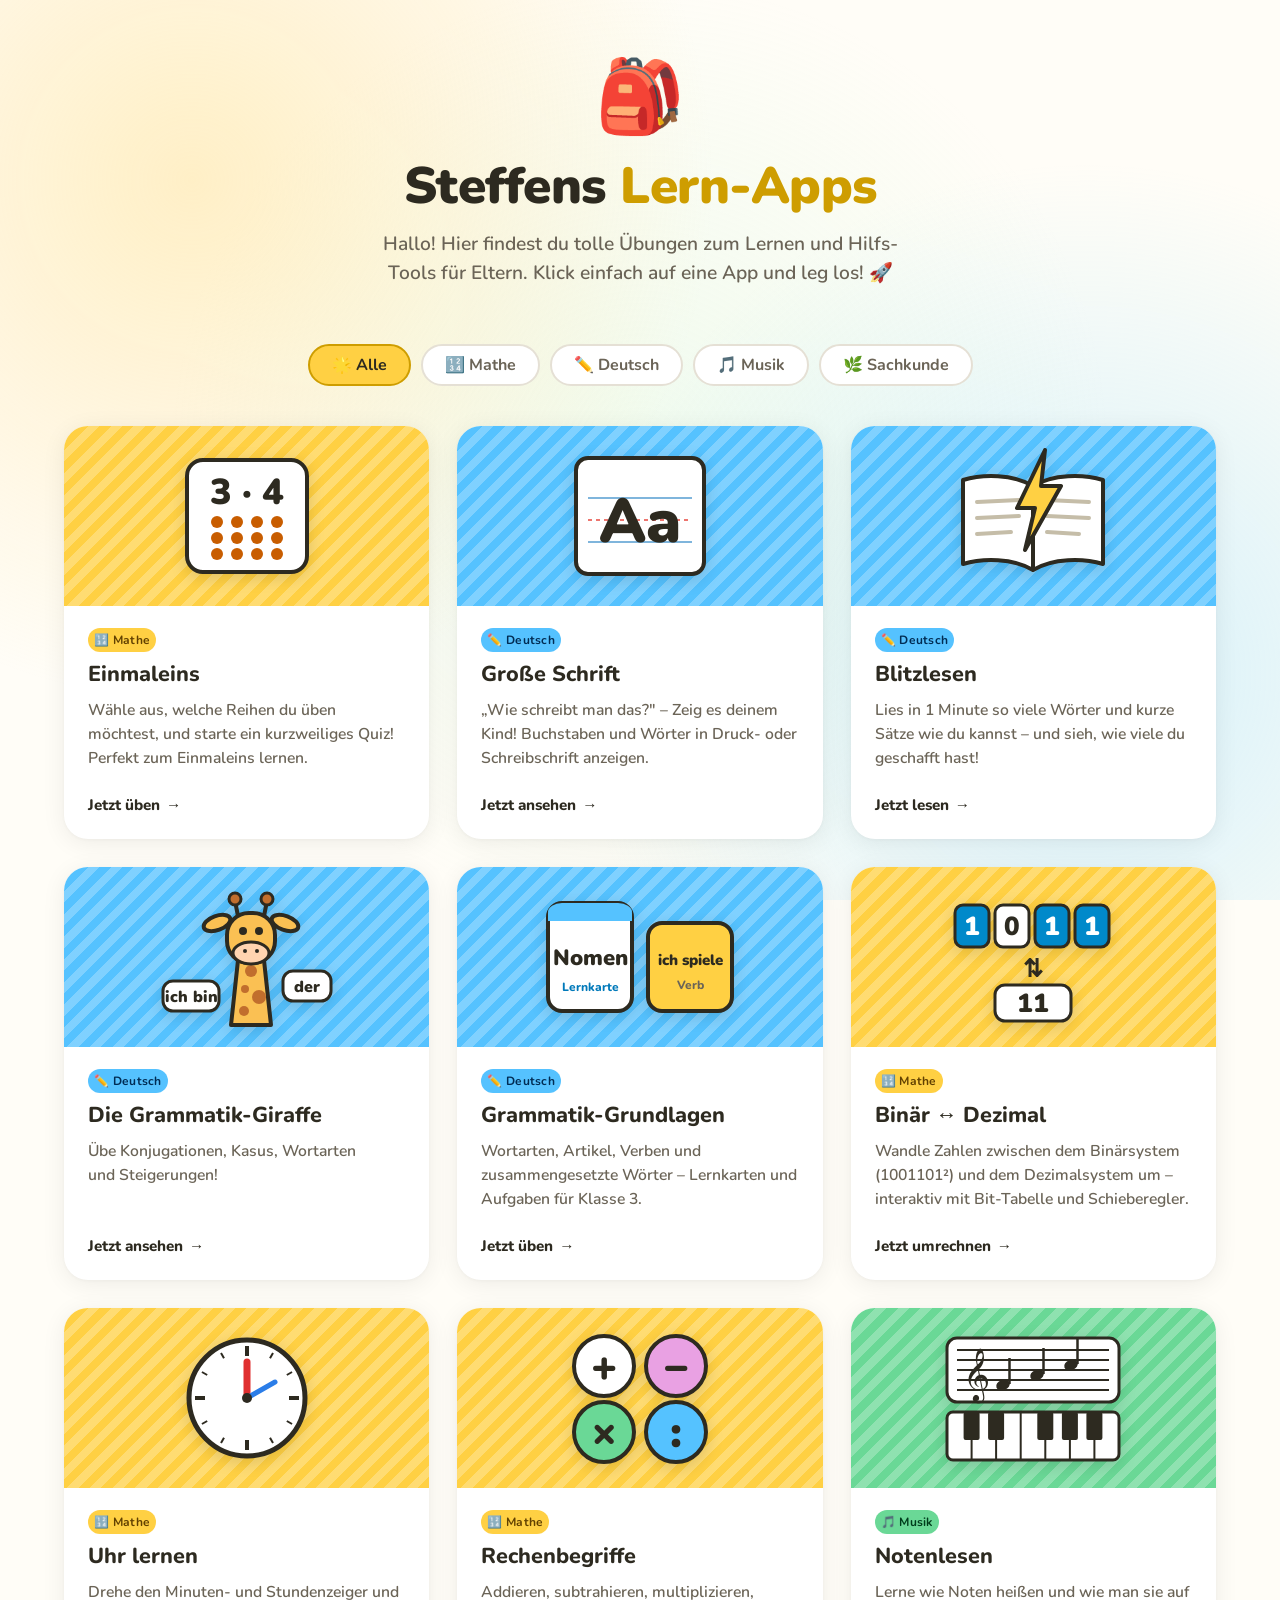
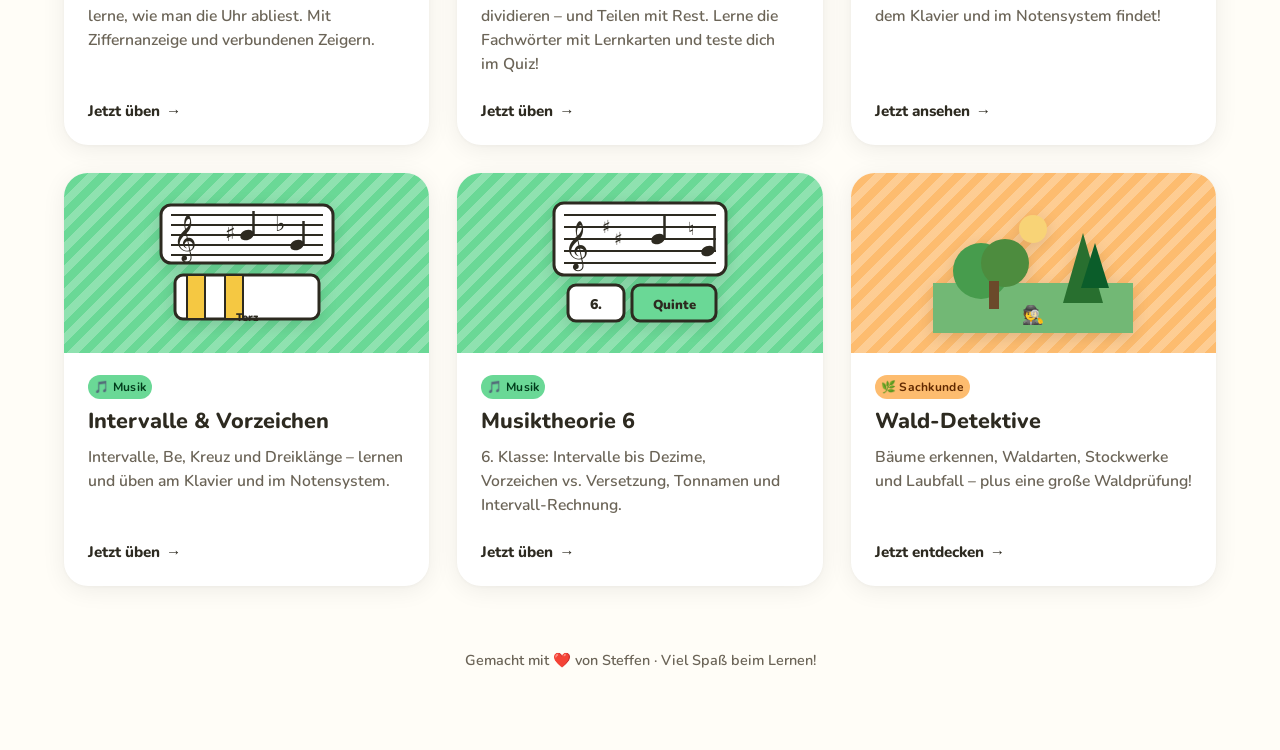
<file: index.html>
<!DOCTYPE html>
<html lang="de">
<head>
  <meta charset="UTF-8">
  <meta name="viewport" content="width=device-width, initial-scale=1.0">
  <title>Steffens Lern-Apps</title>
  <link href="https://fonts.googleapis.com/css2?family=Nunito:wght@400;600;700;800;900&display=swap" rel="stylesheet">

  <style>
    :root {
      --bg: #fffdf7;
      --yellow: oklch(88% 0.16 88);
      --yellow-dark: oklch(72% 0.16 88);
      --blue: oklch(78% 0.14 240);
      --blue-dark: oklch(55% 0.14 240);
      --green: oklch(80% 0.14 155);
      --green-dark: oklch(55% 0.14 155);
      --orange: oklch(84% 0.12 70);
      --orange-dark: oklch(62% 0.14 55);
      --text: #2d2a20;
      --text-light: #6b6457;
      --card-bg: #ffffff;
      --radius: 24px;
    }

    * { box-sizing: border-box; margin: 0; padding: 0; }

    body {
      font-family: 'Nunito', sans-serif;
      background: var(--bg);
      color: var(--text);
      min-height: 100vh;
      overflow-x: hidden;
    }

    /* Background pattern */
    body::before {
      content: '';
      position: fixed;
      inset: 0;
      background-image:
        radial-gradient(circle at 15% 20%, oklch(92% 0.10 88 / 0.5) 0%, transparent 40%),
        radial-gradient(circle at 85% 75%, oklch(88% 0.10 240 / 0.4) 0%, transparent 40%),
        radial-gradient(circle at 50% 50%, oklch(94% 0.06 155 / 0.3) 0%, transparent 60%);
      pointer-events: none;
      z-index: 0;
    }

    .page {
      position: relative;
      z-index: 1;
      max-width: 1200px;
      margin: 0 auto;
      padding: 48px 24px 80px;
    }

    /* Header */
    .header {
      text-align: center;
      margin-bottom: 56px;
      animation: fadeDown 0.6s ease both;
    }

    .header-emoji {
      font-size: 72px;
      display: block;
      margin-bottom: 12px;
      animation: bounce 2s ease-in-out infinite;
    }

    @keyframes bounce {
      0%, 100% { transform: translateY(0); }
      50% { transform: translateY(-10px); }
    }

    .header h1 {
      font-size: clamp(2rem, 6vw, 3.2rem);
      font-weight: 900;
      line-height: 1.1;
      color: var(--text);
      letter-spacing: -0.5px;
    }

    .header h1 span {
      color: var(--yellow-dark);
    }

    .greeting {
      margin-top: 16px;
      font-size: clamp(1rem, 2.5vw, 1.2rem);
      color: var(--text-light);
      font-weight: 600;
      max-width: 520px;
      margin-left: auto;
      margin-right: auto;
      line-height: 1.5;
      text-wrap: pretty;
    }

    /* Category filter */
    .filters {
      display: flex;
      gap: 10px;
      justify-content: center;
      margin-bottom: 40px;
      flex-wrap: wrap;
      animation: fadeUp 0.6s 0.2s ease both;
    }

    .filter-btn {
      padding: 8px 22px;
      border-radius: 100px;
      border: 2.5px solid transparent;
      font-family: 'Nunito', sans-serif;
      font-size: 1rem;
      font-weight: 700;
      cursor: pointer;
      transition: all 0.2s ease;
      background: white;
      color: var(--text-light);
      border-color: #e5e0d5;
    }

    .filter-btn:hover {
      transform: scale(1.05);
      border-color: var(--yellow-dark);
      color: var(--text);
    }

    .filter-btn.active {
      background: var(--yellow);
      border-color: var(--yellow-dark);
      color: var(--text);
    }

    .filter-btn[data-cat="Mathe"].active {
      background: var(--yellow);
      border-color: var(--yellow-dark);
    }

    .filter-btn[data-cat="Deutsch"].active {
      background: var(--blue);
      border-color: var(--blue-dark);
    }

    .filter-btn[data-cat="Musik"].active {
      background: var(--green);
      border-color: var(--green-dark);
    }

    .filter-btn[data-cat="Sachkunde"].active {
      background: var(--orange);
      border-color: var(--orange-dark);
    }

    /* Cards grid */
    .grid {
      display: grid;
      grid-template-columns: repeat(3, 1fr);
      gap: 28px;
    }

    /* Responsive grid */
    @media (max-width: 768px) {
      .grid {
        grid-template-columns: repeat(2, 1fr);
      }
    }

    @media (max-width: 480px) {
      .grid {
        grid-template-columns: 1fr;
      }
    }

    .card {
      background: var(--card-bg);
      border-radius: var(--radius);
      overflow: hidden;
      box-shadow: 0 4px 24px rgba(0,0,0,0.07), 0 1px 4px rgba(0,0,0,0.04);
      transition: transform 0.25s ease, box-shadow 0.25s ease;
      cursor: pointer;
      text-decoration: none;
      color: inherit;
      display: flex;
      flex-direction: column;
      animation: fadeUp 0.5s ease both;
    }

    .card:hover {
      transform: translateY(-6px) scale(1.01);
      box-shadow: 0 12px 40px rgba(0,0,0,0.12), 0 2px 8px rgba(0,0,0,0.06);
    }

    .card:hover .card-arrow {
      transform: translateX(4px);
    }

    .card-visual {
      height: 180px;
      display: flex;
      align-items: center;
      justify-content: center;
      position: relative;
      overflow: hidden;
    }

    .card-visual svg {
      height: 140px;
      width: auto;
      font-family: 'Nunito', sans-serif;
      filter: drop-shadow(0 4px 8px rgba(0,0,0,0.12));
      transition: transform 0.25s ease;
    }
    .card:hover .card-visual svg { transform: scale(1.06) rotate(-2deg); }

    /* Diagonal stripe pattern behind the tile illustration */
    .card[data-cat="Mathe"] .card-visual {
      background-color: var(--yellow);
      background-image: repeating-linear-gradient(
        -45deg,
        transparent,
        transparent 8px,
        rgba(255,255,255,0.25) 8px,
        rgba(255,255,255,0.25) 16px
      );
    }
    .card[data-cat="Deutsch"] .card-visual {
      background-color: var(--blue);
      background-image: repeating-linear-gradient(
        -45deg,
        transparent,
        transparent 8px,
        rgba(255,255,255,0.25) 8px,
        rgba(255,255,255,0.25) 16px
      );
    }
    .card[data-cat="Musik"] .card-visual {
      background-color: var(--green);
      background-image: repeating-linear-gradient(
        -45deg,
        transparent,
        transparent 8px,
        rgba(255,255,255,0.25) 8px,
        rgba(255,255,255,0.25) 16px
      );
    }
    .card[data-cat="Sachkunde"] .card-visual {
      background-color: var(--orange);
      background-image: repeating-linear-gradient(
        -45deg,
        transparent,
        transparent 8px,
        rgba(255,255,255,0.25) 8px,
        rgba(255,255,255,0.25) 16px
      );
    }

    .card-body {
      padding: 22px 24px 24px;
      flex: 1;
      display: flex;
      flex-direction: column;
      gap: 10px;
    }

    .card-top {
      display: flex;
      align-items: flex-start;
      justify-content: space-between;
      gap: 12px;
    }

    .card-title {
      font-size: 1.35rem;
      font-weight: 800;
      line-height: 1.2;
      color: var(--text);
    }

    .badge {
      display: inline-block;
      align-self: flex-start;
      padding: 4px 6px;
      border-radius: 100px;
      font-size: 0.75rem;
      font-weight: 700;
      letter-spacing: 0.3px;
    }

    [data-cat="Mathe"] .badge { background: var(--yellow); color: oklch(40% 0.12 88); }
    [data-cat="Deutsch"] .badge { background: var(--blue); color: oklch(28% 0.10 240); }
    [data-cat="Musik"] .badge { background: var(--green); color: oklch(30% 0.10 160); }
    [data-cat="Sachkunde"] .badge { background: var(--orange); color: oklch(35% 0.10 55); }

    .card-desc {
      font-size: 0.98rem;
      color: var(--text-light);
      line-height: 1.55;
      font-weight: 600;
      text-wrap: pretty;
    }

    .card-cta {
      margin-top: auto;
      padding-top: 14px;
      display: flex;
      align-items: center;
      gap: 6px;
      font-size: 0.95rem;
      font-weight: 800;
      color: var(--text);
    }

    .card-arrow {
      display: inline-block;
      transition: transform 0.2s ease;
      font-style: normal;
    }

    /* Hidden cards */
    .card.hidden {
      display: none;
    }

    /* Footer */
    .footer {
      text-align: center;
      margin-top: 64px;
      font-size: 0.9rem;
      color: var(--text-light);
      font-weight: 600;
      animation: fadeUp 0.6s 0.5s ease both;
    }

    /* Animations */
    @keyframes fadeDown {
      from { opacity: 0; transform: translateY(-20px); }
      to { opacity: 1; transform: translateY(0); }
    }

    @keyframes fadeUp {
      from { opacity: 0; transform: translateY(24px); }
      to { opacity: 1; transform: translateY(0); }
    }

    .card:nth-child(1) { animation-delay: 0.25s; }
    .card:nth-child(2) { animation-delay: 0.38s; }
    .card:nth-child(3) { animation-delay: 0.51s; }
    .card:nth-child(4) { animation-delay: 0.64s; }

    /* Tweaks panel */
    #tweaks-panel {
      display: none;
      position: fixed;
      bottom: 24px;
      right: 24px;
      background: white;
      border-radius: 18px;
      box-shadow: 0 8px 40px rgba(0,0,0,0.15);
      padding: 20px;
      width: 260px;
      z-index: 100;
      font-family: 'Nunito', sans-serif;
      border: 2px solid #f0ece2;
    }

    #tweaks-panel h3 {
      font-size: 0.9rem;
      font-weight: 800;
      margin-bottom: 14px;
      color: var(--text);
      letter-spacing: 0.5px;
      text-transform: uppercase;
    }

    .tweak-row {
      display: flex;
      align-items: center;
      justify-content: space-between;
      margin-bottom: 12px;
      gap: 12px;
    }

    .tweak-label {
      font-size: 0.88rem;
      font-weight: 700;
      color: var(--text-light);
    }

    .tweak-select, .tweak-input {
      font-family: 'Nunito', sans-serif;
      font-size: 0.85rem;
      font-weight: 700;
      border: 2px solid #e5e0d5;
      border-radius: 8px;
      padding: 4px 8px;
      color: var(--text);
      background: var(--bg);
      cursor: pointer;
    }

    .tweak-toggle {
      width: 40px;
      height: 22px;
      border-radius: 100px;
      background: #e5e0d5;
      border: none;
      cursor: pointer;
      position: relative;
      transition: background 0.2s;
    }
    .tweak-toggle.on { background: var(--yellow-dark); }
    .tweak-toggle::after {
      content: '';
      position: absolute;
      top: 3px;
      left: 3px;
      width: 16px;
      height: 16px;
      border-radius: 50%;
      background: white;
      transition: left 0.2s;
      box-shadow: 0 1px 3px rgba(0,0,0,0.2);
    }
    .tweak-toggle.on::after { left: 21px; }
  </style>
  <template id="__bundler_thumbnail" data-bg-color="#fffdf7">
    <svg viewBox="0 0 900 600" xmlns="http://www.w3.org/2000/svg">
      <rect width="900" height="600" fill="#fffdf7"/>
      <text x="450" y="120" text-anchor="middle" font-size="80">🎒</text>
      <rect x="60" y="180" width="370" height="200" rx="24" fill="oklch(88% 0.16 88)"/>
      <rect x="470" y="180" width="370" height="200" rx="24" fill="oklch(78% 0.14 240)"/>
      <rect x="80" y="400" width="200" height="20" rx="10" fill="#e5e0d5"/>
      <rect x="490" y="400" width="200" height="20" rx="10" fill="#e5e0d5"/>
    </svg>
  </template>
</head>
<body>

<div class="page">

  <!-- Header -->
  <header class="header">
    <span class="header-emoji">🎒</span>
    <h1>Steffens <span>Lern-Apps</span></h1>
    <p class="greeting">Hallo! Hier findest du tolle Übungen zum Lernen und Hilfs-Tools für Eltern. Klick einfach auf eine App und leg los! 🚀</p>
  </header>

  <!-- Category Filter -->
  <div class="filters">
    <button class="filter-btn active" data-cat="Alle" onclick="filterCards('Alle', this)">🌟 Alle</button>
    <button class="filter-btn" data-cat="Mathe" onclick="filterCards('Mathe', this)">🔢 Mathe</button>
    <button class="filter-btn" data-cat="Deutsch" onclick="filterCards('Deutsch', this)">✏️ Deutsch</button>
    <button class="filter-btn" data-cat="Musik" onclick="filterCards('Musik', this)">🎵 Musik</button>
    <button class="filter-btn" data-cat="Sachkunde" onclick="filterCards('Sachkunde', this)">🌿 Sachkunde</button>
  </div>

  <!-- App Cards -->
  <div class="grid" id="grid">

    <a class="card" data-cat="Mathe" href="./einmaleins/index.html">
      <div class="card-visual">
        <svg viewBox="0 0 200 140" aria-hidden="true"><rect x="40" y="14" width="120" height="112" rx="16" fill="white" stroke="#2d2a20" stroke-width="4"/><text x="100" y="58" text-anchor="middle" font-size="36" font-weight="900" fill="#2d2a20">3 · 4</text><g fill="oklch(60% 0.16 50)"><circle cx="70" cy="76" r="6"/><circle cx="90" cy="76" r="6"/><circle cx="110" cy="76" r="6"/><circle cx="130" cy="76" r="6"/><circle cx="70" cy="92" r="6"/><circle cx="90" cy="92" r="6"/><circle cx="110" cy="92" r="6"/><circle cx="130" cy="92" r="6"/><circle cx="70" cy="108" r="6"/><circle cx="90" cy="108" r="6"/><circle cx="110" cy="108" r="6"/><circle cx="130" cy="108" r="6"/></g></svg>
      </div>
      <div class="card-body">
        <span class="badge">🔢 Mathe</span>
        <div class="card-top">
          <h2 class="card-title">Einmaleins</h2>
        </div>
        <p class="card-desc">Wähle aus, welche Reihen du üben möchtest, und starte ein kurzweiliges Quiz! Perfekt zum Einmaleins lernen.</p>
        <div class="card-cta">Jetzt üben <i class="card-arrow">→</i></div>
      </div>
    </a>

    <a class="card" data-cat="Deutsch" href="./grossertext/index.html">
      <div class="card-visual">
        <svg viewBox="0 0 200 140" aria-hidden="true"><rect x="36" y="12" width="128" height="116" rx="12" fill="white" stroke="#2d2a20" stroke-width="4"/><g stroke="oklch(75% 0.08 240)" stroke-width="2"><line x1="48" y1="52" x2="152" y2="52"/><line x1="48" y1="96" x2="152" y2="96"/></g><line x1="48" y1="74" x2="152" y2="74" stroke="oklch(70% 0.15 25)" stroke-width="2" stroke-dasharray="4 4"/><text x="100" y="96" text-anchor="middle" font-size="62" font-weight="900" fill="#2d2a20">Aa</text></svg>
      </div>
      <div class="card-body">
        <span class="badge">✏️ Deutsch</span>
        <div class="card-top">
          <h2 class="card-title">Große Schrift</h2>
        </div>
        <p class="card-desc">„Wie schreibt man das?" – Zeig es deinem Kind! Buchstaben und Wörter in Druck- oder Schreibschrift anzeigen.</p>
        <div class="card-cta">Jetzt ansehen <i class="card-arrow">→</i></div>
      </div>
    </a>

    <a class="card" data-cat="Deutsch" href="./blitzlesen/index.html">
      <div class="card-visual">
        <svg viewBox="0 0 200 140" aria-hidden="true"><path d="M100 40 C80 28 50 28 30 34 V118 C50 112 80 112 100 124 C120 112 150 112 170 118 V34 C150 28 120 28 100 40Z" fill="white" stroke="#2d2a20" stroke-width="4" stroke-linejoin="round"/><line x1="100" y1="40" x2="100" y2="124" stroke="#2d2a20" stroke-width="4"/><g stroke="oklch(80% 0.03 90)" stroke-width="4" stroke-linecap="round"><line x1="44" y1="56" x2="86" y2="54"/><line x1="44" y1="72" x2="86" y2="70"/><line x1="44" y1="88" x2="78" y2="86"/><line x1="114" y1="54" x2="156" y2="56"/><line x1="114" y1="70" x2="156" y2="72"/><line x1="114" y1="86" x2="146" y2="88"/></g><path d="M112 4 L84 62 H102 L92 104 L128 40 H108 Z" fill="oklch(88% 0.16 88)" stroke="#2d2a20" stroke-width="4" stroke-linejoin="round"/></svg>
      </div>
      <div class="card-body">
        <span class="badge">✏️ Deutsch</span>
        <div class="card-top">
          <h2 class="card-title">Blitzlesen</h2>
        </div>
        <p class="card-desc">Lies in 1 Minute so viele Wörter und kurze Sätze wie du kannst – und sieh, wie viele du geschafft hast!</p>
        <div class="card-cta">Jetzt lesen <i class="card-arrow">→</i></div>
      </div>
    </a>

    <a class="card" data-cat="Deutsch" href="./grammatikgiraffe/index.html">
      <div class="card-visual">
        <svg viewBox="0 0 200 140" aria-hidden="true"><path d="M84 138 L92 64 H116 L124 138Z" fill="oklch(84% 0.14 80)" stroke="#2d2a20" stroke-width="4" stroke-linejoin="round"/><g fill="oklch(62% 0.13 55)"><circle cx="104" cy="84" r="6"/><circle cx="112" cy="110" r="7"/><circle cx="97" cy="124" r="5"/><circle cx="98" cy="102" r="4"/></g><line x1="92" y1="34" x2="88" y2="14" stroke="#2d2a20" stroke-width="4" stroke-linecap="round"/><line x1="116" y1="34" x2="120" y2="14" stroke="#2d2a20" stroke-width="4" stroke-linecap="round"/><circle cx="88" cy="12" r="6" fill="oklch(62% 0.13 55)" stroke="#2d2a20" stroke-width="3"/><circle cx="120" cy="12" r="6" fill="oklch(62% 0.13 55)" stroke="#2d2a20" stroke-width="3"/><ellipse cx="70" cy="36" rx="14" ry="7" fill="oklch(84% 0.14 80)" stroke="#2d2a20" stroke-width="4" transform="rotate(-20 70 36)"/><ellipse cx="138" cy="36" rx="14" ry="7" fill="oklch(84% 0.14 80)" stroke="#2d2a20" stroke-width="4" transform="rotate(20 138 36)"/><rect x="80" y="26" width="48" height="50" rx="22" fill="oklch(84% 0.14 80)" stroke="#2d2a20" stroke-width="4"/><ellipse cx="104" cy="66" rx="18" ry="11" fill="oklch(90% 0.07 60)" stroke="#2d2a20" stroke-width="3"/><circle cx="96" cy="44" r="4" fill="#2d2a20"/><circle cx="112" cy="44" r="4" fill="#2d2a20"/><circle cx="98" cy="64" r="2" fill="#2d2a20"/><circle cx="110" cy="64" r="2" fill="#2d2a20"/><rect x="136" y="84" width="48" height="30" rx="10" fill="white" stroke="#2d2a20" stroke-width="3"/><text x="160" y="105" text-anchor="middle" font-size="16" font-weight="900" fill="#2d2a20">der</text><rect x="16" y="94" width="56" height="30" rx="10" fill="white" stroke="#2d2a20" stroke-width="3"/><text x="44" y="115" text-anchor="middle" font-size="16" font-weight="900" fill="#2d2a20">ich bin</text></svg>
      </div>
      <div class="card-body">
        <span class="badge">✏️ Deutsch</span>
        <div class="card-top">
          <h2 class="card-title">Die Grammatik-Giraffe</h2>
        </div>
        <p class="card-desc">Übe Konjugationen, Kasus, Wortarten und Steigerungen!</p>
        <div class="card-cta">Jetzt ansehen <i class="card-arrow">→</i></div>
      </div>
    </a>

    <a class="card" data-cat="Deutsch" href="./grammatik-grundlagen/index.html">
      <div class="card-visual">
        <svg viewBox="0 0 200 140" aria-hidden="true">
          <!-- Side-by-side flashcards with clear gap so both labels stay readable -->
          <rect x="8" y="16" width="84" height="108" rx="14" fill="white" stroke="#2d2a20" stroke-width="4"/>
          <rect x="8" y="16" width="84" height="18" rx="14" fill="oklch(78% 0.14 240)"/>
          <rect x="8" y="26" width="84" height="8" fill="oklch(78% 0.14 240)"/>
          <text x="50" y="78" text-anchor="middle" font-size="22" font-weight="900" fill="#2d2a20">Nomen</text>
          <text x="50" y="104" text-anchor="middle" font-size="12" font-weight="800" fill="oklch(55% 0.14 240)">Lernkarte</text>
          <rect x="108" y="36" width="84" height="88" rx="14" fill="oklch(88% 0.16 88)" stroke="#2d2a20" stroke-width="4"/>
          <text x="150" y="78" text-anchor="middle" font-size="15" font-weight="900" fill="#2d2a20">ich spiele</text>
          <text x="150" y="102" text-anchor="middle" font-size="12" font-weight="800" fill="#6b6457">Verb</text>
        </svg>
      </div>
      <div class="card-body">
        <span class="badge">✏️ Deutsch</span>
        <div class="card-top">
          <h2 class="card-title">Grammatik-Grundlagen</h2>
        </div>
        <p class="card-desc">Wortarten, Artikel, Verben und zusammengesetzte Wörter – Lernkarten und Aufgaben für Klasse&nbsp;3.</p>
        <div class="card-cta">Jetzt üben <i class="card-arrow">→</i></div>
      </div>
    </a>

    <a class="card" data-cat="Mathe" href="./binaer/index.html">
      <div class="card-visual">
        <svg viewBox="0 0 200 140" aria-hidden="true"><g font-size="26" font-weight="900" text-anchor="middle"><rect x="22" y="18" width="34" height="42" rx="8" fill="oklch(60% 0.14 240)" stroke="#2d2a20" stroke-width="3"/><text x="39" y="48" fill="white">1</text><rect x="62" y="18" width="34" height="42" rx="8" fill="white" stroke="#2d2a20" stroke-width="3"/><text x="79" y="48" fill="#2d2a20">0</text><rect x="102" y="18" width="34" height="42" rx="8" fill="oklch(60% 0.14 240)" stroke="#2d2a20" stroke-width="3"/><text x="119" y="48" fill="white">1</text><rect x="142" y="18" width="34" height="42" rx="8" fill="oklch(60% 0.14 240)" stroke="#2d2a20" stroke-width="3"/><text x="159" y="48" fill="white">1</text></g><text x="100" y="90" text-anchor="middle" font-size="24" font-weight="900" fill="#2d2a20">⇅</text><rect x="62" y="98" width="76" height="36" rx="10" fill="white" stroke="#2d2a20" stroke-width="3"/><text x="100" y="125" text-anchor="middle" font-size="26" font-weight="900" fill="#2d2a20">11</text></svg>
      </div>
      <div class="card-body">
        <span class="badge">🔢 Mathe</span>
        <div class="card-top">
          <h2 class="card-title">Binär ↔ Dezimal</h2>
        </div>
        <p class="card-desc">Wandle Zahlen zwischen dem Binärsystem (1001101²) und dem Dezimalsystem um – interaktiv mit Bit-Tabelle und Schieberegler.</p>
        <div class="card-cta">Jetzt umrechnen <i class="card-arrow">→</i></div>
      </div>
    </a>

    <a class="card" data-cat="Mathe" href="./uhr/index.html">
      <div class="card-visual">
        <svg viewBox="0 0 200 140" aria-hidden="true"><circle cx="100" cy="70" r="58" fill="white" stroke="#2d2a20" stroke-width="5"/><line x1="100" y1="18" x2="100" y2="28" stroke="#2d2a20" stroke-width="4" transform="rotate(0 100 70)"/><line x1="100" y1="18" x2="100" y2="24" stroke="#2d2a20" stroke-width="2" transform="rotate(30 100 70)"/><line x1="100" y1="18" x2="100" y2="24" stroke="#2d2a20" stroke-width="2" transform="rotate(60 100 70)"/><line x1="100" y1="18" x2="100" y2="28" stroke="#2d2a20" stroke-width="4" transform="rotate(90 100 70)"/><line x1="100" y1="18" x2="100" y2="24" stroke="#2d2a20" stroke-width="2" transform="rotate(120 100 70)"/><line x1="100" y1="18" x2="100" y2="24" stroke="#2d2a20" stroke-width="2" transform="rotate(150 100 70)"/><line x1="100" y1="18" x2="100" y2="28" stroke="#2d2a20" stroke-width="4" transform="rotate(180 100 70)"/><line x1="100" y1="18" x2="100" y2="24" stroke="#2d2a20" stroke-width="2" transform="rotate(210 100 70)"/><line x1="100" y1="18" x2="100" y2="24" stroke="#2d2a20" stroke-width="2" transform="rotate(240 100 70)"/><line x1="100" y1="18" x2="100" y2="28" stroke="#2d2a20" stroke-width="4" transform="rotate(270 100 70)"/><line x1="100" y1="18" x2="100" y2="24" stroke="#2d2a20" stroke-width="2" transform="rotate(300 100 70)"/><line x1="100" y1="18" x2="100" y2="24" stroke="#2d2a20" stroke-width="2" transform="rotate(330 100 70)"/><line x1="100" y1="70" x2="100" y2="34" stroke="#e03030" stroke-width="7" stroke-linecap="round"/><line x1="100" y1="70" x2="128" y2="54" stroke="#2b7de8" stroke-width="5" stroke-linecap="round"/><circle cx="100" cy="70" r="5" fill="#2d2a20"/></svg>
      </div>
      <div class="card-body">
        <span class="badge">🔢 Mathe</span>
        <div class="card-top">
          <h2 class="card-title">Uhr lernen</h2>
        </div>
        <p class="card-desc">Drehe den Minuten- und Stundenzeiger und lerne, wie man die Uhr abliest. Mit Ziffernanzeige und verbundenen Zeigern.</p>
        <div class="card-cta">Jetzt üben <i class="card-arrow">→</i></div>
      </div>
    </a>

    <a class="card" data-cat="Mathe" href="./rechenbegriffe/index.html">
      <div class="card-visual">
        <svg viewBox="0 0 200 140" aria-hidden="true"><circle cx="64" cy="38" r="30" fill="white" stroke="#2d2a20" stroke-width="4"/><text x="64" y="53" text-anchor="middle" font-size="44" font-weight="900" fill="#2d2a20">+</text><circle cx="136" cy="38" r="30" fill="oklch(80% 0.12 330)" stroke="#2d2a20" stroke-width="4"/><text x="136" y="53" text-anchor="middle" font-size="44" font-weight="900" fill="#2d2a20">−</text><circle cx="64" cy="104" r="30" fill="oklch(80% 0.14 155)" stroke="#2d2a20" stroke-width="4"/><text x="64" y="119" text-anchor="middle" font-size="44" font-weight="900" fill="#2d2a20">×</text><circle cx="136" cy="104" r="30" fill="oklch(78% 0.14 240)" stroke="#2d2a20" stroke-width="4"/><text x="136" y="119" text-anchor="middle" font-size="44" font-weight="900" fill="#2d2a20">:</text></svg>
      </div>
      <div class="card-body">
        <span class="badge">🔢 Mathe</span>
        <div class="card-top">
          <h2 class="card-title">Rechenbegriffe</h2>
        </div>
        <p class="card-desc">Addieren, subtrahieren, multiplizieren, dividieren – und Teilen mit Rest. Lerne die Fachwörter mit Lernkarten und teste dich im Quiz!</p>
        <div class="card-cta">Jetzt üben <i class="card-arrow">→</i></div>
      </div>
    </a>

        <a class="card" data-cat="Musik" href="./notenlesen/index.html">
      <div class="card-visual">
        <svg viewBox="0 0 200 140" aria-hidden="true"><rect x="14" y="10" width="172" height="64" rx="10" fill="white" stroke="#2d2a20" stroke-width="3"/><g stroke="#2d2a20" stroke-width="2"><line x1="24" y1="22" x2="176" y2="22"/><line x1="24" y1="32" x2="176" y2="32"/><line x1="24" y1="42" x2="176" y2="42"/><line x1="24" y1="52" x2="176" y2="52"/><line x1="24" y1="62" x2="176" y2="62"/></g><g fill="#2d2a20"><ellipse cx="70" cy="57" rx="7" ry="5" transform="rotate(-20 70 57)"/><ellipse cx="104" cy="47" rx="7" ry="5" transform="rotate(-20 104 47)"/><ellipse cx="138" cy="37" rx="7" ry="5" transform="rotate(-20 138 37)"/></g><g stroke="#2d2a20" stroke-width="2.5"><line x1="76.5" y1="56" x2="76.5" y2="30"/><line x1="110.5" y1="46" x2="110.5" y2="20"/><line x1="144.5" y1="36" x2="144.5" y2="10"/></g><text x="30" y="62" font-size="46" fill="#2d2a20">𝄞</text><rect x="14" y="84" width="172" height="48" rx="6" fill="white" stroke="#2d2a20" stroke-width="3"/><line x1="38.6" y1="84" x2="38.6" y2="132" stroke="#2d2a20" stroke-width="2"/><line x1="63.1" y1="84" x2="63.1" y2="132" stroke="#2d2a20" stroke-width="2"/><line x1="87.7" y1="84" x2="87.7" y2="132" stroke="#2d2a20" stroke-width="2"/><line x1="112.3" y1="84" x2="112.3" y2="132" stroke="#2d2a20" stroke-width="2"/><line x1="136.9" y1="84" x2="136.9" y2="132" stroke="#2d2a20" stroke-width="2"/><line x1="161.4" y1="84" x2="161.4" y2="132" stroke="#2d2a20" stroke-width="2"/><rect x="30.6" y="84" width="16" height="28" rx="2" fill="#2d2a20"/><rect x="55.1" y="84" width="16" height="28" rx="2" fill="#2d2a20"/><rect x="104.3" y="84" width="16" height="28" rx="2" fill="#2d2a20"/><rect x="128.9" y="84" width="16" height="28" rx="2" fill="#2d2a20"/><rect x="153.4" y="84" width="16" height="28" rx="2" fill="#2d2a20"/></svg>
      </div>
      <div class="card-body">
        <span class="badge">🎵 Musik</span>
        <div class="card-top">
          <h2 class="card-title">Notenlesen</h2>
        </div>
        <p class="card-desc">Lerne wie Noten heißen und wie man sie auf dem Klavier und im Notensystem findet!
        </p>
        <div class="card-cta">Jetzt ansehen <i class="card-arrow">→</i></div>
      </div>
    </a>

    <a class="card" data-cat="Musik" href="./intervalle/index.html">
      <div class="card-visual">
        <svg viewBox="0 0 200 140" aria-hidden="true">
          <rect x="14" y="12" width="172" height="58" rx="10" fill="white" stroke="#2d2a20" stroke-width="3"/>
          <g stroke="#2d2a20" stroke-width="2">
            <line x1="24" y1="22" x2="176" y2="22"/>
            <line x1="24" y1="32" x2="176" y2="32"/>
            <line x1="24" y1="42" x2="176" y2="42"/>
            <line x1="24" y1="52" x2="176" y2="52"/>
            <line x1="24" y1="62" x2="176" y2="62"/>
          </g>
          <text x="26" y="58" font-size="40" fill="#2d2a20">𝄞</text>
          <text x="78" y="48" font-size="22" font-family="serif" fill="#2d2a20">♯</text>
          <ellipse cx="100" cy="42" rx="7" ry="5" transform="rotate(-20 100 42)" fill="#2d2a20"/>
          <line x1="106.5" y1="41" x2="106.5" y2="18" stroke="#2d2a20" stroke-width="2.5"/>
          <text x="128" y="38" font-size="22" font-family="serif" fill="#2d2a20">♭</text>
          <ellipse cx="150" cy="52" rx="7" ry="5" transform="rotate(-20 150 52)" fill="#2d2a20"/>
          <line x1="156.5" y1="51" x2="156.5" y2="28" stroke="#2d2a20" stroke-width="2.5"/>
          <rect x="28" y="82" width="144" height="44" rx="8" fill="white" stroke="#2d2a20" stroke-width="3"/>
          <rect x="40" y="82" width="18" height="44" fill="#f5c842" stroke="#2d2a20" stroke-width="2"/>
          <rect x="78" y="82" width="18" height="44" fill="#f5c842" stroke="#2d2a20" stroke-width="2"/>
          <text x="100" y="128" text-anchor="middle" font-size="11" font-weight="900" fill="#2d2a20">Terz</text>
        </svg>
      </div>
      <div class="card-body">
        <span class="badge">🎵 Musik</span>
        <div class="card-top">
          <h2 class="card-title">Intervalle &amp; Vorzeichen</h2>
        </div>
        <p class="card-desc">Intervalle, Be, Kreuz und Dreiklänge – lernen und üben am Klavier und im Notensystem.</p>
        <div class="card-cta">Jetzt üben <i class="card-arrow">→</i></div>
      </div>
    </a>

    <a class="card" data-cat="Musik" href="./musiktheorie-6/index.html">
      <div class="card-visual">
        <svg viewBox="0 0 200 140" aria-hidden="true">
          <rect x="14" y="10" width="172" height="72" rx="10" fill="white" stroke="#2d2a20" stroke-width="3"/>
          <g stroke="#2d2a20" stroke-width="2">
            <line x1="24" y1="22" x2="176" y2="22"/>
            <line x1="24" y1="34" x2="176" y2="34"/>
            <line x1="24" y1="46" x2="176" y2="46"/>
            <line x1="24" y1="58" x2="176" y2="58"/>
            <line x1="24" y1="70" x2="176" y2="70"/>
          </g>
          <text x="24" y="66" font-size="42" fill="#2d2a20">𝄞</text>
          <text x="62" y="40" font-size="18" font-family="serif" fill="#2d2a20">♯</text>
          <text x="74" y="52" font-size="18" font-family="serif" fill="#2d2a20">♯</text>
          <ellipse cx="118" cy="46" rx="7" ry="5" transform="rotate(-20 118 46)" fill="#2d2a20"/>
          <line x1="124.5" y1="45" x2="124.5" y2="22" stroke="#2d2a20" stroke-width="2.5"/>
          <text x="148" y="42" font-size="18" font-family="serif" fill="#2d2a20">♮</text>
          <ellipse cx="168" cy="58" rx="7" ry="5" transform="rotate(-20 168 58)" fill="#2d2a20"/>
          <line x1="174.5" y1="57" x2="174.5" y2="34" stroke="#2d2a20" stroke-width="2.5"/>
          <rect x="28" y="92" width="56" height="36" rx="8" fill="white" stroke="#2d2a20" stroke-width="3"/>
          <text x="56" y="116" text-anchor="middle" font-size="14" font-weight="900" fill="#2d2a20">6.</text>
          <rect x="92" y="92" width="84" height="36" rx="8" fill="oklch(80% 0.14 155)" stroke="#2d2a20" stroke-width="3"/>
          <text x="134" y="116" text-anchor="middle" font-size="13" font-weight="900" fill="#2d2a20">Quinte</text>
        </svg>
      </div>
      <div class="card-body">
        <span class="badge">🎵 Musik</span>
        <div class="card-top">
          <h2 class="card-title">Musiktheorie 6</h2>
        </div>
        <p class="card-desc">6.&nbsp;Klasse: Intervalle bis Dezime, Vorzeichen vs.&nbsp;Versetzung, Tonnamen und Intervall-Rechnung.</p>
        <div class="card-cta">Jetzt üben <i class="card-arrow">→</i></div>
      </div>
    </a>

    <a class="card" data-cat="Sachkunde" href="./wald-detektive/index.html">
      <div class="card-visual">
        <svg viewBox="0 0 200 140" aria-hidden="true">
          <rect x="0" y="90" width="200" height="50" fill="oklch(72% 0.12 145)"/>
          <circle cx="48" cy="78" r="28" fill="oklch(62% 0.14 145)"/>
          <circle cx="72" cy="70" r="24" fill="oklch(58% 0.13 140)"/>
          <rect x="56" y="88" width="10" height="28" fill="#6b4a2a"/>
          <polygon points="130,110 150,40 170,110" fill="oklch(48% 0.12 145)"/>
          <polygon points="148,95 162,50 176,95" fill="oklch(42% 0.11 150)"/>
          <circle cx="100" cy="36" r="14" fill="oklch(88% 0.12 88)"/>
          <text x="100" y="128" text-anchor="middle" font-size="18" font-weight="900" fill="#2d2a20">🕵️</text>
        </svg>
      </div>
      <div class="card-body">
        <span class="badge">🌿 Sachkunde</span>
        <div class="card-top">
          <h2 class="card-title">Wald-Detektive</h2>
        </div>
        <p class="card-desc">Bäume erkennen, Waldarten, Stockwerke und Laubfall – plus eine große Waldprüfung!</p>
        <div class="card-cta">Jetzt entdecken <i class="card-arrow">→</i></div>
      </div>
    </a>

  </div>

  <footer class="footer">
    Gemacht mit ❤️ von Steffen · Viel Spaß beim Lernen!
  </footer>

</div>

<!-- Tweaks Panel -->
<div id="tweaks-panel">
  <h3>✏️ Tweaks</h3>

  <div class="tweak-row">
    <span class="tweak-label">Akzentfarbe</span>
    <select class="tweak-select" id="tweak-color" onchange="applyTweaks()">
      <option value="yellow">☀️ Gelb</option>
      <option value="green">🌿 Grün</option>
      <option value="pink">🌸 Rosa</option>
    </select>
  </div>

  <div class="tweak-row">
    <span class="tweak-label">Große Schrift</span>
    <button class="tweak-toggle" id="tweak-bigtext" onclick="toggleBigText(this)"></button>
  </div>

  <div class="tweak-row">
    <span class="tweak-label">Animation</span>
    <button class="tweak-toggle on" id="tweak-anim" onclick="toggleAnim(this)"></button>
  </div>
</div>

<script>
  // Filter cards
  function filterCards(cat, btn) {
    document.querySelectorAll('.filter-btn').forEach(b => b.classList.remove('active'));
    btn.classList.add('active');
    document.querySelectorAll('.card').forEach(card => {
      if (cat === 'Alle' || card.dataset.cat === cat) {
        card.classList.remove('hidden');
      } else {
        card.classList.add('hidden');
      }
    });
  }

  // Tweaks
  const TWEAK_DEFAULTS = /*EDITMODE-BEGIN*/{
    "accentColor": "yellow",
    "bigText": false,
    "animation": true
  }/*EDITMODE-END*/;
  let tweaks = {...TWEAK_DEFAULTS};

  function applyTweaks() {
    const color = document.getElementById('tweak-color').value;
    tweaks.accentColor = color;
    const map = {
      yellow: { main: 'oklch(88% 0.16 88)', dark: 'oklch(72% 0.16 88)' },
      green:  { main: 'oklch(80% 0.14 155)', dark: 'oklch(55% 0.14 155)' },
      pink:   { main: 'oklch(88% 0.14 0)', dark: 'oklch(62% 0.14 0)' },
    };
    const c = map[color];
    document.documentElement.style.setProperty('--yellow', c.main);
    document.documentElement.style.setProperty('--yellow-dark', c.dark);
    window.parent.postMessage({type:'__edit_mode_set_keys', edits: tweaks}, '*');
  }

  function toggleBigText(btn) {
    btn.classList.toggle('on');
    tweaks.bigText = btn.classList.contains('on');
    document.body.style.fontSize = tweaks.bigText ? '120%' : '';
    window.parent.postMessage({type:'__edit_mode_set_keys', edits: tweaks}, '*');
  }

  function toggleAnim(btn) {
    btn.classList.toggle('on');
    tweaks.animation = btn.classList.contains('on');
    const hdr = document.querySelector('.header-emoji');
    hdr.style.animationPlayState = tweaks.animation ? 'running' : 'paused';
    window.parent.postMessage({type:'__edit_mode_set_keys', edits: tweaks}, '*');
  }

  // Tweaks panel toggle
  window.addEventListener('message', e => {
    if (e.data?.type === '__activate_edit_mode') {
      document.getElementById('tweaks-panel').style.display = 'block';
    }
    if (e.data?.type === '__deactivate_edit_mode') {
      document.getElementById('tweaks-panel').style.display = 'none';
    }
  });
  window.parent.postMessage({type: '__edit_mode_available'}, '*');

  // Apply saved tweaks on load
  document.getElementById('tweak-color').value = tweaks.accentColor;
  if (tweaks.bigText) {
    document.getElementById('tweak-bigtext').classList.add('on');
    document.body.style.fontSize = '120%';
  }
  if (!tweaks.animation) {
    document.getElementById('tweak-anim').classList.remove('on');
    document.querySelector('.header-emoji').style.animationPlayState = 'paused';
  }
  if (tweaks.accentColor !== 'yellow') applyTweaks();
</script>

</body>
</html>
</file>
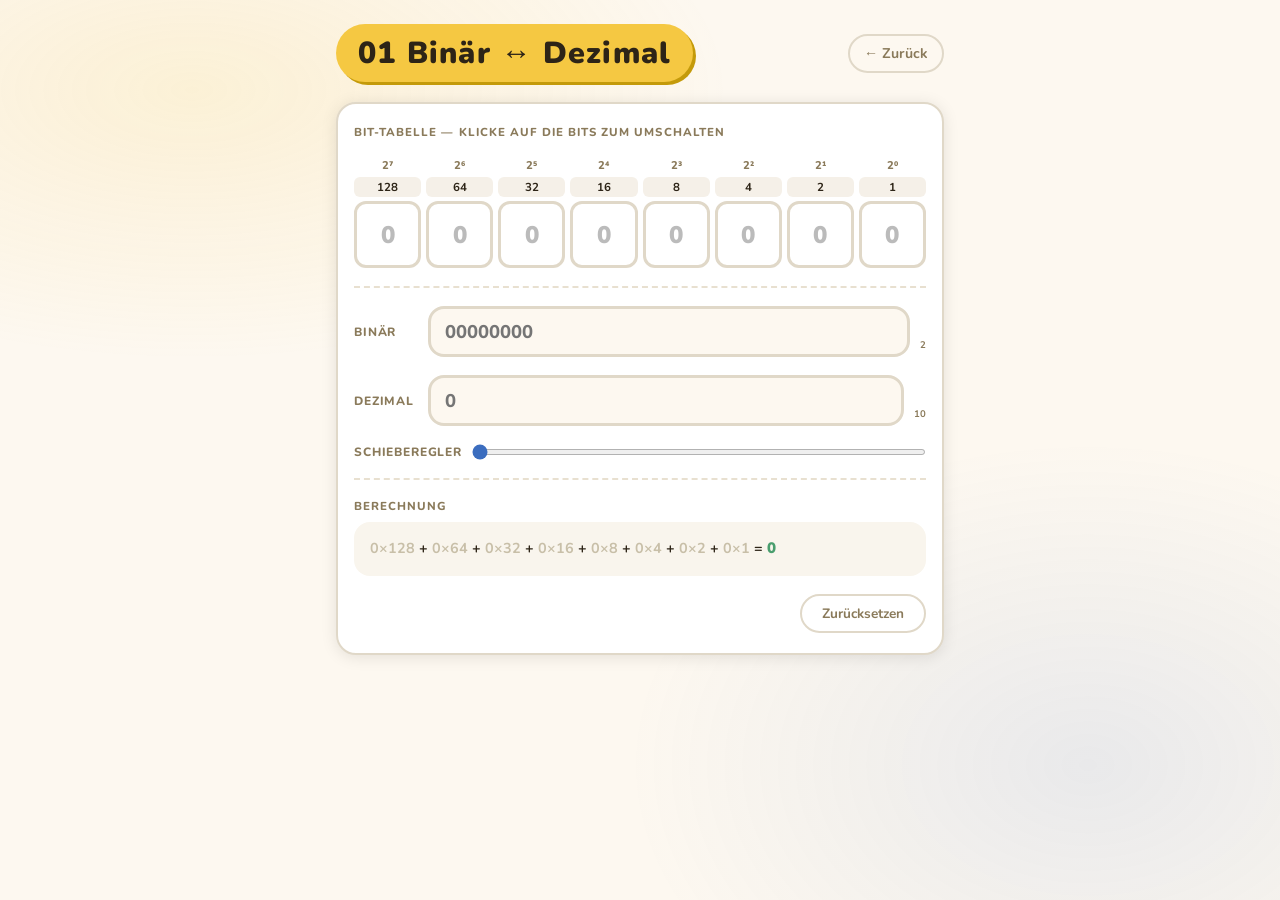
<file: binaer/index.html>
<!DOCTYPE html>
<html lang="de">
<head>
<meta charset="UTF-8">
<meta name="viewport" content="width=device-width, initial-scale=1.0, user-scalable=no">
<title>Binär ↔ Dezimal</title>
<link href="https://fonts.googleapis.com/css2?family=Nunito:wght@700;800;900&family=Nunito+Sans:wght@400;600;700&display=swap" rel="stylesheet">
<style>
*, *::before, *::after { box-sizing: border-box; margin: 0; padding: 0; -webkit-tap-highlight-color: transparent; }

:root {
  --bg: #fdf8f0;
  --card: #ffffff;
  --ink: #2d2417;
  --muted: #8a7a5a;
  --yellow: #f5c842;
  --yellow-dk: #c49a0a;
  --yellow-lt: #fef8e0;
  --green: #4a9e6e;
  --green-lt: #e8f5ee;
  --blue: #3b6dbf;
  --blue-lt: #e8eef8;
  --red: #e85d2f;
  --red-lt: #fdeee9;
  --r: 16px;
  --shadow: 0 2px 16px rgba(0,0,0,0.10);
}

html, body {
  width: 100%; min-height: 100%;
  background: var(--bg);
  font-family: 'Nunito', sans-serif;
  color: var(--ink);
}

body::before {
  content: '';
  position: fixed; inset: 0;
  background:
    radial-gradient(ellipse 70% 50% at 15% 10%, rgba(245,200,66,.15) 0%, transparent 60%),
    radial-gradient(ellipse 60% 60% at 85% 85%, rgba(59,109,191,.10) 0%, transparent 60%);
  pointer-events: none; z-index: 0;
}

.page {
  position: relative; z-index: 1;
  max-width: 640px; margin: 0 auto;
  padding: 24px 16px 64px;
  display: flex; flex-direction: column; gap: 20px;
}

/* ── HEADER ── */
.top-bar {
  display: flex; align-items: center; justify-content: space-between;
}
.app-title {
  background: var(--yellow); color: var(--ink);
  font-size: clamp(1.3rem, 5vw, 1.9rem); font-weight: 900;
  padding: 8px 22px; border-radius: 50px;
  letter-spacing: .04em; box-shadow: 3px 3px 0 var(--yellow-dk);
}
.back-link {
  font-size: .88rem; font-weight: 700; color: var(--muted);
  text-decoration: none; padding: 8px 14px;
  border: 2px solid #e0d8c8; border-radius: 50px;
  transition: all .15s;
}
.back-link:hover { border-color: var(--ink); color: var(--ink); }

/* ── CARD ── */
.card {
  background: var(--card); border: 2px solid #e0d8c8;
  border-radius: 20px; padding: 20px 16px;
  box-shadow: var(--shadow);
  display: flex; flex-direction: column; gap: 18px;
}
.card-title {
  font-size: .72rem; font-weight: 800; letter-spacing: .09em;
  text-transform: uppercase; color: var(--muted);
}

/* ── BIT TABLE ── */
.bit-table-wrap { width: 100%; overflow-x: auto; }
.bit-table {
  display: flex; gap: 5px; min-width: fit-content; margin: 0 auto;
}
.bit-col {
  display: flex; flex-direction: column; align-items: center; gap: 4px;
  flex: 1; min-width: 36px;
}
.bit-pow {
  font-size: .7rem; font-weight: 800; color: var(--muted);
  white-space: nowrap;
}
.bit-val {
  font-size: .72rem; font-weight: 700; color: var(--ink);
  background: #f5f0e8; border-radius: 6px;
  padding: 2px 4px; width: 100%; text-align: center;
}
.bit-btn {
  width: 100%; aspect-ratio: 1;
  border: 3px solid #e0d8c8; border-radius: 12px;
  background: var(--card);
  font-family: 'Nunito', sans-serif;
  font-size: clamp(1.1rem, 4vw, 1.5rem); font-weight: 900;
  color: #bbb; cursor: pointer;
  transition: all .15s;
  display: flex; align-items: center; justify-content: center;
}
.bit-btn:hover { border-color: var(--yellow-dk); transform: translateY(-2px); }
.bit-btn.on {
  background: var(--yellow); border-color: var(--yellow-dk);
  color: var(--ink); box-shadow: 2px 2px 0 var(--yellow-dk);
}

/* ── DISPLAY ROWS ── */
.display-row {
  display: flex; align-items: center; gap: 12px;
}
.display-label {
  font-size: .75rem; font-weight: 800; letter-spacing: .07em;
  text-transform: uppercase; color: var(--muted);
  min-width: 64px;
}
.display-value {
  font-size: clamp(1.4rem, 5vw, 2rem); font-weight: 900;
  color: var(--ink); letter-spacing: .02em;
}
.display-value sup {
  font-size: .55em; font-weight: 900; color: var(--muted);
}

/* ── INPUTS ── */
.input-row {
  display: flex; align-items: center; gap: 10px;
}
.input-label {
  font-size: .75rem; font-weight: 800; letter-spacing: .07em;
  text-transform: uppercase; color: var(--muted);
  min-width: 64px;
}
.num-input {
  flex: 1; padding: 10px 14px;
  border: 3px solid #e0d8c8; border-radius: var(--r);
  font-family: 'Nunito', sans-serif; font-size: 1.15rem; font-weight: 800;
  color: var(--ink); background: var(--bg);
  outline: none; transition: border-color .15s;
}
.num-input:focus { border-color: var(--blue); }
.num-input.error { border-color: var(--red); background: var(--red-lt); }
.input-hint {
  font-size: .72rem; font-weight: 700; color: var(--muted);
  align-self: flex-end;
}

/* ── CALCULATION ── */
.calc-box {
  background: #f9f5ed; border-radius: var(--r);
  padding: 14px 16px;
  font-size: clamp(.78rem, 2.5vw, .9rem); font-weight: 700;
  color: var(--ink); line-height: 1.7;
}
.calc-box .term { color: var(--ink); }
.calc-box .term.zero { color: #c8bfa8; }
.calc-box .term.one { color: var(--blue); }
.calc-box .result {
  font-size: 1.05em; font-weight: 900; color: var(--green);
}

/* ── RANGE SLIDER ── */
.slider-row {
  display: flex; align-items: center; gap: 10px;
}
.slider-row label {
  font-size: .75rem; font-weight: 800; letter-spacing: .07em;
  text-transform: uppercase; color: var(--muted); min-width: 64px;
}
input[type=range] {
  flex: 1; accent-color: var(--blue);
  height: 6px; cursor: pointer;
}

/* ── RESET BTN ── */
.reset-btn {
  align-self: flex-end;
  padding: 8px 20px; background: transparent;
  border: 2px solid #e0d8c8; border-radius: 50px;
  font-family: 'Nunito', sans-serif; font-size: .85rem; font-weight: 700;
  color: var(--muted); cursor: pointer; transition: all .15s;
}
.reset-btn:hover { border-color: var(--red); color: var(--red); }

/* ── DIVIDER ── */
.divider {
  border: none; border-top: 2px dashed #e8e0d0; margin: 0;
}
</style>
</head>
<body>

<div class="page">

  <!-- Header -->
  <div class="top-bar">
    <h1 class="app-title">01 Binär ↔ Dezimal</h1>
    <a class="back-link" href="../">← Zurück</a>
  </div>

  <!-- Main converter card -->
  <div class="card">

    <p class="card-title">Bit-Tabelle — klicke auf die Bits zum Umschalten</p>

    <!-- Bit table -->
    <div class="bit-table-wrap">
      <div class="bit-table" id="bit-table"></div>
    </div>

    <hr class="divider">

    <!-- Binary display + input -->
    <div class="input-row">
      <span class="input-label">Binär</span>
      <input class="num-input" id="input-bin" type="text" inputmode="numeric"
             placeholder="00000000" maxlength="8"
             oninput="onBinInput(this)">
      <span class="input-hint"><sup>2</sup></span>
    </div>

    <!-- Decimal display + input -->
    <div class="input-row">
      <span class="input-label">Dezimal</span>
      <input class="num-input" id="input-dec" type="text" inputmode="numeric"
             placeholder="0" maxlength="3"
             oninput="onDecInput(this)">
      <span class="input-hint"><sup>10</sup></span>
    </div>

    <!-- Slider for quick decimal input -->
    <div class="slider-row">
      <label for="slider">Schieberegler</label>
      <input type="range" id="slider" min="0" max="255" value="0"
             oninput="onSlider(this)">
    </div>

    <hr class="divider">

    <!-- Calculation breakdown -->
    <div>
      <p class="card-title" style="margin-bottom:8px">Berechnung</p>
      <div class="calc-box" id="calc-box"></div>
    </div>

    <button class="reset-btn" onclick="reset()">Zurücksetzen</button>
  </div>

</div>

<script>
// ── STATE ──
let bits = new Array(8).fill(0); // bits[0] = MSB (2⁷=128), bits[7] = LSB (2⁰=1)
const VALUES = [128, 64, 32, 16, 8, 4, 2, 1];
const POWS   = ['2⁷','2⁶','2⁵','2⁴','2³','2²','2¹','2⁰'];

// ── INIT ──
function buildBitTable() {
  const table = document.getElementById('bit-table');
  table.innerHTML = '';
  bits.forEach((b, i) => {
    const col = document.createElement('div');
    col.className = 'bit-col';
    col.innerHTML = `
      <span class="bit-pow">${POWS[i]}</span>
      <span class="bit-val">${VALUES[i]}</span>
      <button class="bit-btn ${b ? 'on' : ''}" id="bit-${i}" onclick="toggleBit(${i})">${b}</button>
    `;
    table.appendChild(col);
  });
}

function toggleBit(i) {
  bits[i] = bits[i] ? 0 : 1;
  updateAll();
}

// ── UPDATE ──
function updateAll() {
  // Update bit buttons
  bits.forEach((b, i) => {
    const btn = document.getElementById(`bit-${i}`);
    if (!btn) return;
    btn.textContent = b;
    btn.className = `bit-btn ${b ? 'on' : ''}`;
  });

  const dec = bitsToDecimal();

  // Sync inputs
  const binStr = bits.join('');
  const binInput = document.getElementById('input-bin');
  const decInput = document.getElementById('input-dec');
  binInput.value = binStr === '00000000' ? '' : binStr.replace(/^0+/, '') || '0';
  binInput.classList.remove('error');
  decInput.value = dec === 0 ? '' : dec;
  decInput.classList.remove('error');

  // Sync slider
  document.getElementById('slider').value = dec;

  // Update calculation
  renderCalc(dec);
}

function bitsToDecimal() {
  return bits.reduce((sum, b, i) => sum + b * VALUES[i], 0);
}

function decimalToBits(n) {
  return VALUES.map(v => { const b = n >= v ? 1 : 0; if (b) n -= v; return b; });
}

function renderCalc(dec) {
  const box = document.getElementById('calc-box');
  const terms = bits.map((b, i) => {
    const cls = b ? 'one' : 'zero';
    return `<span class="term ${cls}">${b}×${VALUES[i]}</span>`;
  });
  box.innerHTML = terms.join(' + ') +
    ` = <span class="result">${dec}</span>`;
}

// ── INPUT HANDLERS ──
function onBinInput(el) {
  const raw = el.value.trim();
  if (!/^[01]{0,8}$/.test(raw)) {
    el.classList.add('error'); return;
  }
  el.classList.remove('error');
  if (raw === '') { bits = new Array(8).fill(0); updateAll(); return; }
  const padded = raw.padStart(8, '0');
  bits = padded.split('').map(Number);
  // update everything except this input
  const dec = bitsToDecimal();
  bits.forEach((b, i) => {
    const btn = document.getElementById(`bit-${i}`);
    if (btn) { btn.textContent = b; btn.className = `bit-btn ${b ? 'on' : ''}`; }
  });
  document.getElementById('input-dec').value = dec === 0 ? '' : dec;
  document.getElementById('slider').value = dec;
  renderCalc(dec);
}

function onDecInput(el) {
  const raw = el.value.trim();
  if (raw === '') { bits = new Array(8).fill(0); updateAllExcept('dec'); return; }
  const n = parseInt(raw, 10);
  if (isNaN(n) || n < 0 || n > 255) {
    el.classList.add('error'); return;
  }
  el.classList.remove('error');
  bits = decimalToBits(n);
  updateAllExcept('dec');
}

function onSlider(el) {
  const n = parseInt(el.value, 10);
  bits = decimalToBits(n);
  updateAll();
}

function updateAllExcept(skip) {
  bits.forEach((b, i) => {
    const btn = document.getElementById(`bit-${i}`);
    if (btn) { btn.textContent = b; btn.className = `bit-btn ${b ? 'on' : ''}`; }
  });
  const dec = bitsToDecimal();
  const binStr = bits.join('');
  if (skip !== 'bin') {
    const el = document.getElementById('input-bin');
    el.value = binStr === '00000000' ? '' : binStr.replace(/^0+/, '') || '0';
    el.classList.remove('error');
  }
  if (skip !== 'dec') {
    const el = document.getElementById('input-dec');
    el.value = dec === 0 ? '' : dec;
    el.classList.remove('error');
  }
  document.getElementById('slider').value = dec;
  renderCalc(dec);
}

function reset() {
  bits = new Array(8).fill(0);
  updateAll();
}

// ── START ──
buildBitTable();
renderCalc(0);
</script>
</body>
</html>
</file>
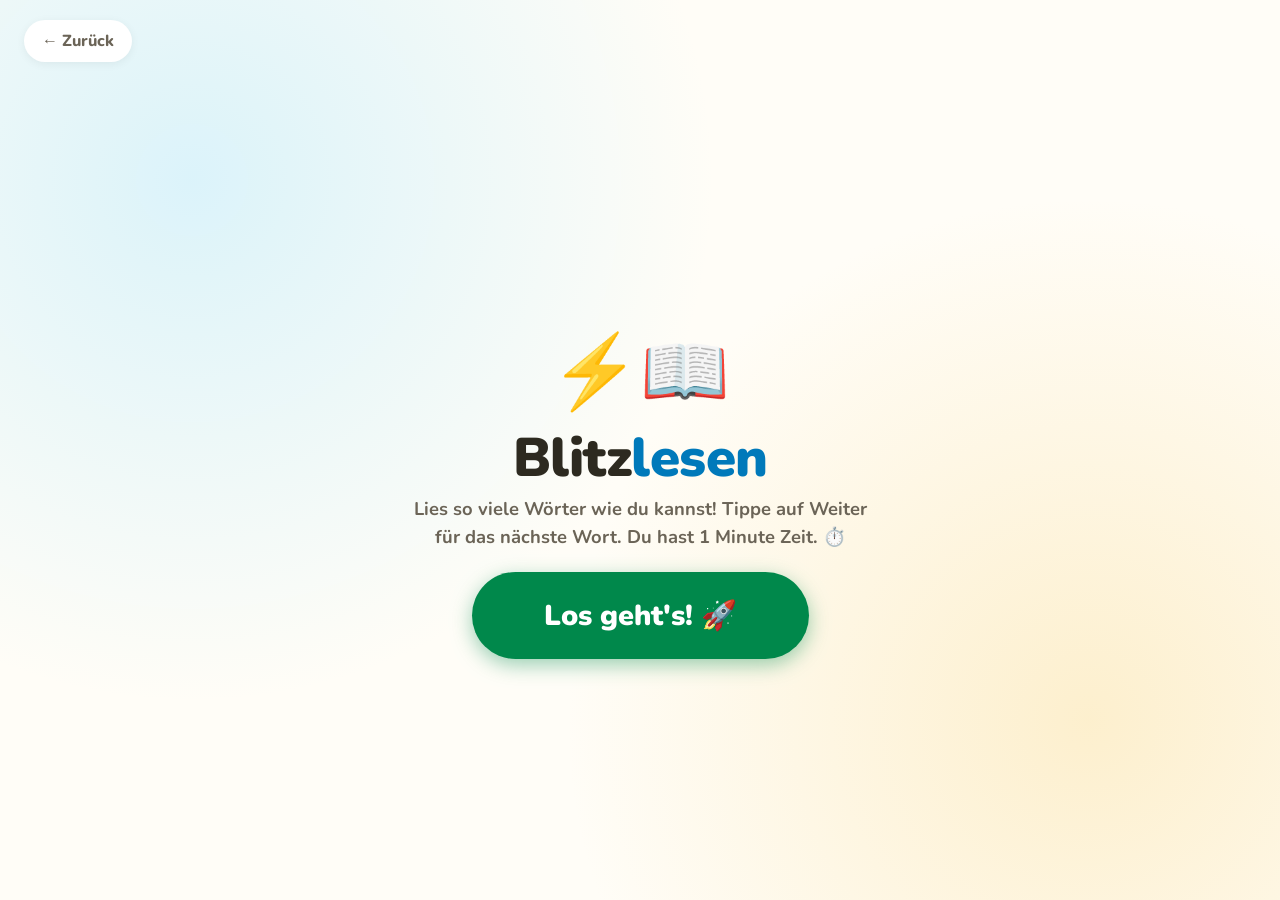
<file: blitzlesen/index.html>
<!DOCTYPE html>
<html lang="de">
<head>
  <meta charset="UTF-8">
  <meta name="viewport" content="width=device-width, initial-scale=1.0">
  <title>Blitzlesen</title>
  <link href="https://fonts.googleapis.com/css2?family=Nunito:wght@400;600;700;800;900&display=swap" rel="stylesheet">
  <style>
    :root {
      --bg: #fffdf7;
      --blue: oklch(78% 0.14 240);
      --blue-dark: oklch(55% 0.14 240);
      --green: oklch(80% 0.14 155);
      --green-dark: oklch(55% 0.14 155);
      --red: oklch(65% 0.18 25);
      --text: #2d2a20;
      --text-light: #6b6457;
      --radius: 24px;
    }

    * { box-sizing: border-box; margin: 0; padding: 0; }

    body {
      font-family: 'Nunito', sans-serif;
      background: var(--bg);
      color: var(--text);
      min-height: 100vh;
      display: flex;
      flex-direction: column;
      background-image:
        radial-gradient(circle at 15% 20%, oklch(88% 0.10 240 / 0.35) 0%, transparent 40%),
        radial-gradient(circle at 85% 80%, oklch(90% 0.10 88 / 0.4) 0%, transparent 40%);
    }

    .topbar {
      display: flex;
      align-items: center;
      justify-content: space-between;
      padding: 20px 24px;
    }

    .back {
      text-decoration: none;
      color: var(--text-light);
      font-weight: 800;
      font-size: 1rem;
      background: white;
      padding: 10px 18px;
      border-radius: 100px;
      box-shadow: 0 2px 10px rgba(0,0,0,0.06);
      transition: transform 0.15s ease;
    }
    .back:hover { transform: translateX(-3px); }

    .timer-pill {
      display: flex;
      align-items: center;
      gap: 8px;
      background: white;
      padding: 10px 20px;
      border-radius: 100px;
      box-shadow: 0 2px 10px rgba(0,0,0,0.06);
      font-weight: 900;
      font-size: 1.3rem;
      font-variant-numeric: tabular-nums;
      color: var(--blue-dark);
    }
    .timer-pill.warn { color: var(--red); animation: pulse 1s ease-in-out infinite; }
    @keyframes pulse { 0%,100%{transform:scale(1);} 50%{transform:scale(1.08);} }

    .stage {
      flex: 1;
      display: flex;
      flex-direction: column;
      align-items: center;
      justify-content: center;
      padding: 24px;
      gap: 40px;
      text-align: center;
    }

    h1 {
      font-size: clamp(2rem, 7vw, 3.4rem);
      font-weight: 900;
      letter-spacing: -0.5px;
    }
    h1 .flash { color: var(--blue-dark); }

    .intro-emoji { font-size: 72px; }

    .intro-text {
      font-size: 1.15rem;
      color: var(--text-light);
      font-weight: 700;
      max-width: 460px;
      line-height: 1.5;
    }

    .count-pill {
      background: white;
      padding: 8px 20px;
      border-radius: 100px;
      box-shadow: 0 2px 10px rgba(0,0,0,0.06);
      font-weight: 800;
      color: var(--text-light);
      font-size: 1rem;
    }

    /* The word display */
    .word-card {
      background: white;
      border-radius: var(--radius);
      box-shadow: 0 10px 50px rgba(0,0,0,0.10);
      padding: 60px 48px;
      width: min(92vw, 800px);
      min-height: 40vh;
      display: flex;
      align-items: center;
      justify-content: center;
    }

    .word {
      font-size: clamp(2.4rem, 11vw, 6rem);
      font-weight: 900;
      line-height: 1.15;
      color: var(--text);
      text-wrap: balance;
      animation: pop 0.25s ease;
    }
    @keyframes pop {
      from { opacity: 0; transform: scale(0.9); }
      to { opacity: 1; transform: scale(1); }
    }

    .btn {
      font-family: 'Nunito', sans-serif;
      font-weight: 900;
      font-size: 1.5rem;
      padding: 20px 56px;
      border: none;
      border-radius: 100px;
      cursor: pointer;
      color: white;
      background: var(--blue-dark);
      box-shadow: 0 6px 20px oklch(55% 0.14 240 / 0.4);
      transition: transform 0.12s ease, box-shadow 0.12s ease;
    }
    .btn:hover { transform: translateY(-2px); }
    .btn:active { transform: translateY(1px) scale(0.98); }

    .btn.big { font-size: 1.8rem; padding: 24px 72px; }
    .btn.green { background: var(--green-dark); box-shadow: 0 6px 20px oklch(55% 0.14 155 / 0.4); }

    /* Result */
    .result-number {
      font-size: clamp(4rem, 20vw, 9rem);
      font-weight: 900;
      color: var(--green-dark);
      line-height: 1;
    }
    .result-label { font-size: 1.4rem; font-weight: 800; color: var(--text-light); }

    .hidden { display: none !important; }

    .hint {
      font-size: 0.95rem;
      color: var(--text-light);
      font-weight: 700;
    }
    kbd {
      background: white;
      border: 2px solid #e5e0d5;
      border-radius: 8px;
      padding: 2px 10px;
      font-family: inherit;
      font-weight: 800;
      box-shadow: 0 2px 0 #e5e0d5;
    }
  </style>
</head>
<body>

<div class="topbar">
  <a class="back" href="../index.html">← Zurück</a>
  <div class="timer-pill hidden" id="timerPill">⏱️ <span id="timer">1:00</span></div>
</div>

<div class="stage">

  <!-- Intro screen -->
  <div id="intro">
    <div class="intro-emoji">⚡📖</div>
    <h1>Blitz<span class="flash">lesen</span></h1>
    <p class="intro-text">Lies so viele Wörter wie du kannst! Tippe auf <b>Weiter</b> für das nächste Wort. Du hast <b>1 Minute</b> Zeit. ⏱️</p>
    <br>
    <button class="btn big green" onclick="startGame()">Los geht's! 🚀</button>
  </div>

  <!-- Game screen -->
  <div id="game" class="hidden" style="display:flex;flex-direction:column;align-items:center;gap:32px;">
    <div class="count-pill">Gelesen: <span id="liveCount">0</span></div>
    <div class="word-card"><div class="word" id="word">Wort</div></div>
    <button class="btn big" onclick="nextWord()">Weiter →</button>
    <p class="hint">Tipp: Du kannst auch die <kbd>Leertaste</kbd> oder <kbd>→</kbd> drücken.</p>
  </div>

  <!-- Result screen -->
  <div id="result" class="hidden">
    <div class="intro-emoji" id="resultEmoji">🎉</div>
    <div class="result-number" id="resultCount">0</div>
    <p class="result-label" id="resultLabel">Wörter in 1 Minute!</p>
    <p class="intro-text" id="resultMsg"></p>
    <br>
    <button class="btn big green" onclick="restart()">Nochmal spielen 🔄</button>
  </div>

</div>

<script>
  // ---- Wörter-Datenbank: Leseanfänger (1.-2. Klasse) ----
  const WOERTER = [
    // Kurze, häufige Wörter
    "Oma","Opa","Mama","Papa","Ball","Baum","Haus","Maus","Hund","Katze",
    "Hase","Igel","Ente","Fisch","Vogel","Blume","Wiese","Sonne","Mond","Stern",
    "Auto","Bus","Zug","Boot","Rad","Tisch","Stuhl","Bett","Tür","Fenster",
    "Buch","Stift","Tasche","Schuh","Hut","Jacke","Hose","Kleid","Socke","Mütze",
    "Apfel","Birne","Banane","Brot","Milch","Käse","Wasser","Saft","Kuchen","Eis",
    "Wald","Feld","Berg","Fluss","See","Meer","Sand","Stein","Blatt","Ast",
    "Hand","Fuß","Kopf","Auge","Ohr","Nase","Mund","Haar","Arm","Bein",
    "rot","blau","grün","gelb","schwarz","weiß","groß","klein","warm","kalt",
    "schnell","langsam","gut","müde","froh","lieb","süß","laut","leise","neu",
    "gehen","laufen","springen","lachen","weinen","spielen","malen","lesen","singen","tanzen",
    "essen","trinken","schlafen","wachen","sehen","hören","rufen","fragen","helfen","suchen",
    "Sommer","Winter","Regen","Schnee","Wind","Wolke","Blitz","Donner","Nebel","Frost",
    "Schule","Lehrer","Klasse","Pause","Tafel","Kreide","Heft","Ranzen","Freund","Kind",
    "Löwe","Tiger","Affe","Bär","Wolf","Fuchs","Reh","Kuh","Pferd","Schwein",
    "Biene","Wespe","Käfer","Wurm","Spinne","Frosch","Schnecke","Ameise","Falter","Fliege",

    // Kurze Ausdrücke (3-4 Wörter)
    "Der Ball rollt",
    "Die Katze schläft",
    "Ich mag Eis",
    "Wir gehen raus",
    "Das Auto fährt",
    "Der Hund bellt",
    "Die Sonne scheint",
    "Es regnet heute",
    "Oma backt Kuchen",
    "Wir spielen im Sand",
    "Der Vogel singt schön",
    "Ich lese ein Buch",
    "Die Blume ist rot",
    "Papa liest vor",
    "Wir malen ein Bild",
    "Die Maus ist klein",
    "Der Baum ist groß",
    "Ich habe Hunger",
    "Wir fahren Rad",
    "Das Kind lacht",
    "Die Ente schwimmt",
    "Der Fisch springt hoch",
    "Wir bauen eine Burg",
    "Die Kinder spielen Ball",
    "Der Schnee ist kalt",
    "Ich putze die Zähne",
    "Mama kocht das Essen",
    "Der Wind weht stark",
    "Wir laufen zur Schule",
    "Die Biene sammelt Honig",
    "Das Boot fährt schnell",
    "Ich male eine Sonne",
    "Der Igel ist müde",
    "Wir singen ein Lied",
    "Die Blätter fallen runter",
    "Der Frosch hüpft weg",
    "Ich trinke kalte Milch",
    "Die Uhr tickt laut",
    "Wir essen ein Brot",
    "Der Zug ist da"
  ];

  const GAME_SECONDS = 60;

  let deck = [];
  let deckIndex = 0;
  let count = 0;
  let timeLeft = GAME_SECONDS;
  let timerId = null;
  let running = false;

  function shuffle(arr) {
    const a = arr.slice();
    for (let i = a.length - 1; i > 0; i--) {
      const j = Math.floor(Math.random() * (i + 1));
      [a[i], a[j]] = [a[j], a[i]];
    }
    return a;
  }

  function drawWord() {
    if (deckIndex >= deck.length) {   // Deck aufgebraucht → neu mischen
      deck = shuffle(WOERTER);
      deckIndex = 0;
    }
    const w = deck[deckIndex++];
    document.getElementById('word').textContent = w;
    // Neu-Animation erzwingen
    const el = document.getElementById('word');
    el.style.animation = 'none';
    void el.offsetWidth;
    el.style.animation = '';
  }

  function fmt(s) {
    const m = Math.floor(s / 60);
    const sec = s % 60;
    return m + ':' + String(sec).padStart(2, '0');
  }

  function startGame() {
    deck = shuffle(WOERTER);
    deckIndex = 0;
    count = 0;
    timeLeft = GAME_SECONDS;
    running = true;

    document.getElementById('intro').classList.add('hidden');
    document.getElementById('result').classList.add('hidden');
    document.getElementById('game').classList.remove('hidden');
    document.getElementById('timerPill').classList.remove('hidden');
    document.getElementById('liveCount').textContent = '0';
    document.getElementById('timer').textContent = fmt(timeLeft);
    document.getElementById('timerPill').classList.remove('warn');

    drawWord();

    timerId = setInterval(() => {
      timeLeft--;
      document.getElementById('timer').textContent = fmt(timeLeft);
      if (timeLeft <= 10) document.getElementById('timerPill').classList.add('warn');
      if (timeLeft <= 0) endGame();
    }, 1000);
  }

  function nextWord() {
    if (!running) return;
    count++;
    document.getElementById('liveCount').textContent = count;
    drawWord();
  }

  function endGame() {
    running = false;
    clearInterval(timerId);
    document.getElementById('game').classList.add('hidden');
    document.getElementById('timerPill').classList.add('hidden');

    document.getElementById('resultCount').textContent = count;
    document.getElementById('resultLabel').textContent =
      (count === 1 ? 'Wort' : 'Wörter') + ' in 1 Minute!';

    let emoji, msg;
    if (count >= 40)      { emoji = '🏆'; msg = 'Wahnsinn! Du bist ein Lese-Blitz! ⚡'; }
    else if (count >= 25) { emoji = '🌟'; msg = 'Super gelesen! Klasse gemacht!'; }
    else if (count >= 12) { emoji = '🎉'; msg = 'Toll! Übe weiter, dann wirst du noch schneller!'; }
    else                  { emoji = '💪'; msg = 'Gut gemacht! Beim nächsten Mal schaffst du mehr!'; }
    document.getElementById('resultEmoji').textContent = emoji;
    document.getElementById('resultMsg').textContent = msg;

    document.getElementById('result').classList.remove('hidden');
  }

  function restart() {
    document.getElementById('result').classList.add('hidden');
    document.getElementById('intro').classList.remove('hidden');
  }

  // Tastatur-Steuerung
  document.addEventListener('keydown', (e) => {
    if (running && (e.code === 'Space' || e.code === 'ArrowRight' || e.code === 'Enter')) {
      e.preventDefault();
      nextWord();
    }
  });
</script>

</body>
</html>
</file>
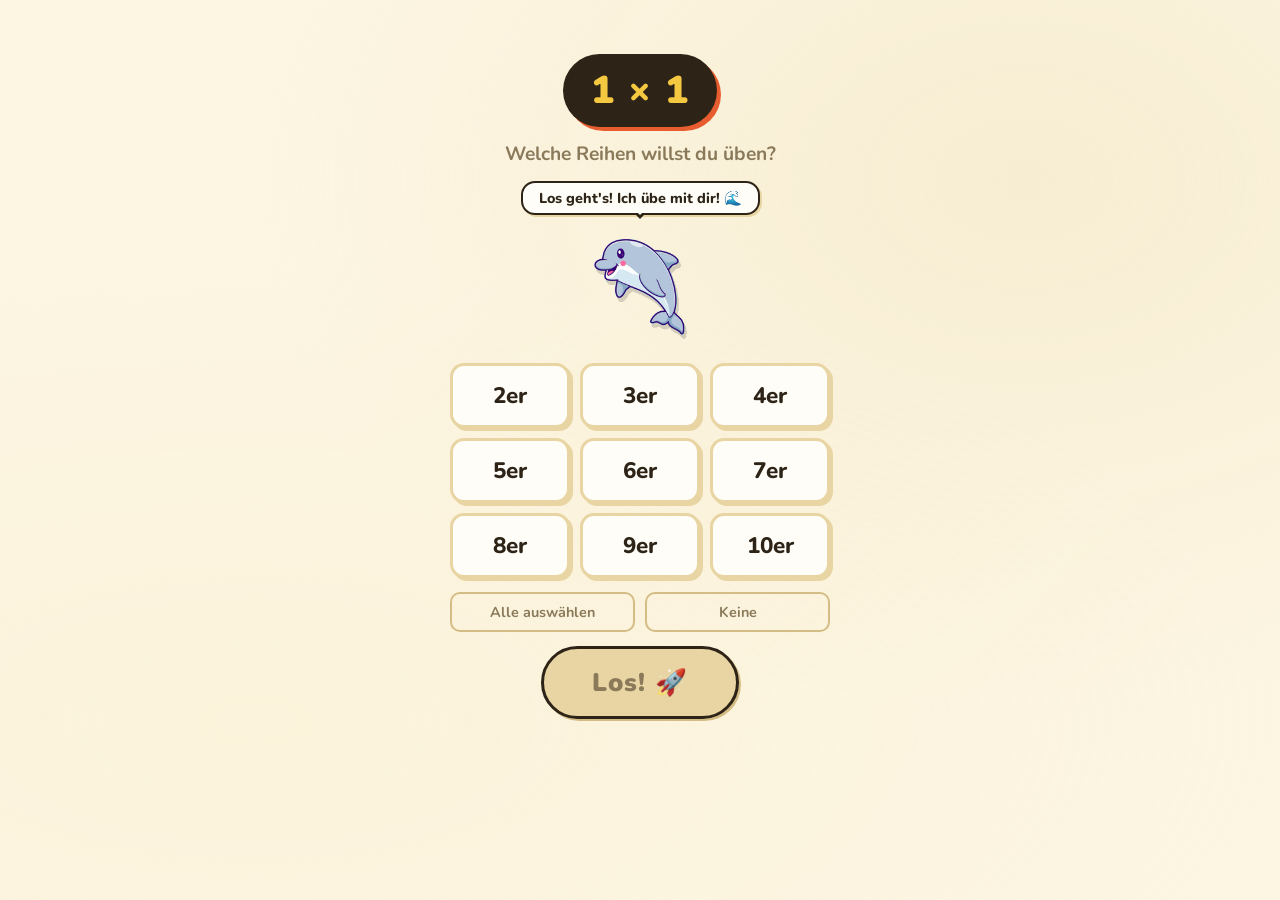
<file: einmaleins/index.html>
<!DOCTYPE html>
<html lang="de">
<head>
<meta charset="UTF-8">
<meta name="viewport" content="width=device-width, initial-scale=1.0, user-scalable=no">
<title>1 × 1 Lernkarten</title>
<link href="https://fonts.googleapis.com/css2?family=Nunito:wght@700;800;900&family=Nunito+Sans:wght@400;700&display=swap" rel="stylesheet">
<style>
  :root {
    --bg: #fdf6e3;
    --paper: #fffdf7;
    --shadow1: #e8d5a3;
    --shadow2: #d4bc85;
    --shadow3: #bfa86a;
    --ink: #2d2417;
    --accent: #e85d2f;
    --accent2: #4a9e6e;
    --accent3: #3b6dbf;
    --highlight: #f5c842;
    --muted: #8a7a5a;
    --radius: 20px;
    --card-w: min(85vw, 380px);
    --card-h: min(35vh, 200px);
  }

  * { box-sizing: border-box; margin: 0; padding: 0; -webkit-tap-highlight-color: transparent; }

  html, body {
    width: 100%; height: 100%; overflow: hidden;
    background: var(--bg);
    font-family: 'Nunito', sans-serif;
  }

  body::before {
    content: '';
    position: fixed; inset: 0;
    background:
      radial-gradient(ellipse 80% 50% at 20% 80%, #f5e8c040, transparent),
      radial-gradient(ellipse 60% 60% at 80% 20%, #e8d5a340, transparent);
    pointer-events: none;
  }

  /* ── SCREENS ── */
  .screen {
    position: fixed; inset: 0;
    display: flex; flex-direction: column;
    align-items: center; justify-content: flex-start;
    padding: 20px;
    padding-top: clamp(24px, 6vh, 56px);
    transition: opacity .4s, transform .4s;
  }
  .screen.hidden { opacity: 0; pointer-events: none; transform: scale(.96); }

  /* ══════════════════════════════
     SELECTION SCREEN
  ══════════════════════════════ */
  #screen-select { gap: 14px; }

  .title-badge {
    background: var(--ink);
    color: var(--highlight);
    font-size: clamp(1.6rem, 6vw, 2.4rem);
    font-weight: 900;
    padding: 10px 28px;
    border-radius: 50px;
    letter-spacing: .04em;
    box-shadow: 4px 4px 0 var(--accent);
  }
  .subtitle {
    font-size: clamp(1rem, 4vw, 1.2rem);
    color: var(--muted);
    font-weight: 700;
    text-align: center;
  }

  /* ── DOLPHIN MASCOT ── */
  .dolphin-wrap {
    display: flex;
    flex-direction: column;
    align-items: center;
    gap: 0;
    flex-shrink: 0;
  }
  .dolphin-bubble {
    background: var(--paper);
    border: 2.5px solid var(--ink);
    border-radius: 14px;
    padding: 5px 16px;
    font-size: .9rem;
    font-weight: 800;
    color: var(--ink);
    white-space: nowrap;
    box-shadow: 2px 2px 0 var(--shadow1);
    position: relative;
    margin-bottom: 4px;
  }
  .dolphin-bubble::after {
    content: '';
    position: absolute;
    bottom: -11px; left: 50%;
    transform: translateX(-50%);
    border: 5.5px solid transparent;
    border-top: 5.5px solid var(--ink);
  }
  .dolphin-bubble::before {
    content: '';
    position: absolute;
    bottom: -7px; left: 50%;
    transform: translateX(-50%);
    border: 5px solid transparent;
    border-top: 5px solid var(--paper);
    z-index: 1;
  }

  @keyframes dolphinBob {
    0%,100% { transform: translateY(0) rotate(0deg); }
    50%      { transform: translateY(-8px) rotate(3deg); }
  }
  @keyframes dolphinBounce {
    0%   { transform: translateY(0) rotate(0deg) scale(1); }
    20%  { transform: translateY(-22px) rotate(-8deg) scale(1.08); }
    45%  { transform: translateY(-12px) rotate(6deg) scale(1.04); }
    70%  { transform: translateY(-18px) rotate(-4deg) scale(1.06); }
    100% { transform: translateY(0) rotate(0deg) scale(1); }
  }
  @keyframes dolphinShake {
    0%,100% { transform: rotate(0deg); }
    20%     { transform: rotate(-8deg); }
    40%     { transform: rotate(7deg); }
    60%     { transform: rotate(-5deg); }
    80%     { transform: rotate(4deg); }
  }

  .dolphin-img           { animation: dolphinBob 2.8s ease-in-out infinite; display: block; }
  .dolphin-img.bounce    { animation: dolphinBounce .75s ease forwards; }
  .dolphin-img.shake     { animation: dolphinShake .55s ease forwards; }

  /* small dolphin in top-bar */
  #game-dolphin {
    width: 46px;
    height: auto;
    flex-shrink: 0;
    animation: dolphinBob 2.8s ease-in-out infinite;
  }
  #game-dolphin.bounce { animation: dolphinBounce .75s ease forwards; }
  #game-dolphin.shake  { animation: dolphinShake .55s ease forwards; }

  .reihen-grid {
    display: grid;
    grid-template-columns: repeat(3, 1fr);
    gap: 10px;
    width: 100%;
    max-width: 380px;
  }

  .reihe-btn {
    position: relative;
    background: var(--paper);
    border: 3px solid var(--shadow1);
    border-radius: 14px;
    padding: 14px 8px;
    cursor: pointer;
    font-family: 'Nunito', sans-serif;
    font-size: clamp(1.1rem, 4vw, 1.4rem);
    font-weight: 800;
    color: var(--ink);
    box-shadow: 3px 3px 0 var(--shadow1);
    transition: all .15s;
    user-select: none;
  }
  .reihe-btn:active { transform: translate(2px,2px); box-shadow: 1px 1px 0 var(--shadow1); }
  .reihe-btn.selected {
    background: var(--highlight);
    border-color: var(--ink);
    box-shadow: 3px 3px 0 var(--ink);
    color: var(--ink);
  }
  .reihe-btn .check {
    position: absolute; top: 4px; right: 6px;
    font-size: .85rem;
    opacity: 0; transition: opacity .15s;
  }
  .reihe-btn.selected .check { opacity: 1; }

  .select-all-row {
    display: flex; gap: 10px;
    width: 100%; max-width: 380px;
  }
  .ghost-btn {
    flex: 1;
    background: transparent;
    border: 2.5px solid var(--shadow2);
    border-radius: 10px;
    padding: 8px;
    font-family: 'Nunito', sans-serif;
    font-size: .9rem;
    font-weight: 700;
    color: var(--muted);
    cursor: pointer;
    transition: all .15s;
  }
  .ghost-btn:hover { border-color: var(--ink); color: var(--ink); }

  .start-btn {
    background: var(--accent);
    color: #fff;
    border: 3px solid var(--ink);
    border-radius: 50px;
    padding: 16px 48px;
    font-family: 'Nunito', sans-serif;
    font-size: clamp(1.2rem, 5vw, 1.6rem);
    font-weight: 900;
    cursor: pointer;
    box-shadow: 4px 4px 0 var(--ink);
    transition: all .15s;
    letter-spacing: .04em;
  }
  .start-btn:hover { background: #d44d20; }
  .start-btn:active { transform: translate(2px,2px); box-shadow: 2px 2px 0 var(--ink); }
  .start-btn:disabled { background: var(--shadow1); color: var(--muted); box-shadow: 2px 2px 0 var(--shadow2); cursor: not-allowed; }

  /* ══════════════════════════════
     CARD SCREEN
  ══════════════════════════════ */
  #screen-cards { gap: 10px; }

  .top-bar {
    display: flex; align-items: center; justify-content: space-between;
    width: 100%; max-width: 460px;
    flex-shrink: 0;
  }
  .back-btn {
    background: var(--paper);
    border: 2.5px solid var(--shadow2);
    border-radius: 50px;
    padding: 8px 18px;
    font-family: 'Nunito', sans-serif;
    font-size: 1rem;
    font-weight: 700;
    color: var(--ink);
    cursor: pointer;
    box-shadow: 2px 2px 0 var(--shadow2);
    transition: all .15s;
  }
  .back-btn:active { transform: translate(1px,1px); box-shadow: 1px 1px 0 var(--shadow2); }

  .progress-text {
    font-size: 1rem;
    font-weight: 700;
    color: var(--muted);
  }

  .progress-bar-wrap {
    width: 100%; max-width: 380px;
    height: 8px;
    background: var(--shadow1);
    border-radius: 99px;
    overflow: hidden;
    flex-shrink: 0;
  }
  .progress-bar-fill {
    height: 100%;
    background: var(--accent2);
    border-radius: 99px;
    transition: width .35s ease;
  }

  /* ── CARD STACK ── */
  .stack-wrapper {
    position: relative;
    width: var(--card-w);
    height: var(--card-h);
    flex-shrink: 0;
  }

  .card-shadow {
    position: absolute;
    width: var(--card-w);
    height: var(--card-h);
    border-radius: var(--radius);
    border: 3px solid var(--shadow1);
    left: 50%;
    transform: translateX(-50%);
  }
  .card-shadow:nth-child(1) { background: var(--shadow3); top: 12px; z-index: 0; transform: translateX(-50%) rotate(2.5deg); }
  .card-shadow:nth-child(2) { background: var(--shadow2); top: 6px; z-index: 1; transform: translateX(-50%) rotate(-1.5deg); }
  .card-shadow:nth-child(3) { background: var(--shadow1); top: 0; z-index: 2; transform: translateX(-50%) rotate(1deg); }

  .answer-card {
    position: absolute;
    width: var(--card-w);
    height: var(--card-h);
    left: 50%; top: 0;
    transform: translateX(-50%);
    z-index: 10;
    border-radius: var(--radius);
    border: 3px solid var(--ink);
    background: var(--paper);
    box-shadow: 5px 5px 0 var(--shadow2), 0 8px 32px #0002;
    display: flex; flex-direction: column;
    align-items: center; justify-content: center;
    transition: background .25s, border-color .25s, box-shadow .25s;
  }
  .answer-card.correct {
    background: #d4f5e3;
    border-color: var(--accent2);
    box-shadow: 5px 5px 0 var(--accent2), 0 8px 32px #0002;
  }
  .answer-card.wrong {
    background: #ffe0d8;
    border-color: var(--accent);
    box-shadow: 5px 5px 0 var(--accent), 0 8px 32px #0002;
    animation: shake .42s ease;
  }

  @keyframes shake {
    0%,100% { transform: translateX(-50%); }
    20%     { transform: translateX(calc(-50% - 12px)); }
    40%     { transform: translateX(calc(-50% + 12px)); }
    60%     { transform: translateX(calc(-50% - 7px)); }
    80%     { transform: translateX(calc(-50% + 7px)); }
  }
  @keyframes cardIn {
    0%   { transform: translateX(-50%) scale(.88); opacity: 0; }
    100% { transform: translateX(-50%) scale(1);   opacity: 1; }
  }
  .answer-card.card-enter { animation: cardIn .35s cubic-bezier(0,.8,.3,1) forwards; }

  .card-label {
    font-size: .85rem; font-weight: 700; color: var(--muted);
    letter-spacing: .1em; text-transform: uppercase; margin-bottom: 8px;
  }
  .card-question {
    font-size: clamp(2.2rem, 9vw, 3.4rem); font-weight: 900; color: var(--ink); line-height: 1;
  }
  .card-feedback {
    font-size: clamp(.85rem, 3.5vw, 1.05rem); font-weight: 700;
    margin-top: 10px; min-height: 1.4em; opacity: 0; transition: opacity .2s;
  }
  .answer-card.wrong   .card-feedback { opacity: 1; color: var(--accent); }
  .answer-card.correct .card-feedback { opacity: 1; color: var(--accent2); }

  .inline-ans {
    display: inline-block;
    min-width: 1.6ch;
    border-bottom: 5px solid var(--accent3);
    color: var(--accent3);
    font-weight: 900;
    transition: color .2s, border-bottom-color .2s;
    vertical-align: baseline;
  }
  .inline-ans:empty::after {
    content: '_';
    animation: blink 1s step-end infinite;
    color: var(--accent3);
    opacity: 0.5;
  }
  @keyframes blink {
    0%, 100% { opacity: 0.5; }
    50%      { opacity: 0; }
  }
  .answer-card.correct .inline-ans { color: var(--accent2); border-bottom-color: var(--accent2); }
  .answer-card.wrong   .inline-ans { color: var(--accent);  border-bottom-color: var(--accent); }

  .numpad {
    display: grid; grid-template-columns: repeat(3, 1fr);
    gap: 8px; width: var(--card-w); flex-shrink: 0;
  }
  .num-btn {
    background: var(--paper); border: 3px solid var(--shadow1);
    border-radius: 14px; height: clamp(46px, 8.5vh, 68px);
    font-family: 'Nunito', sans-serif; font-size: clamp(1.3rem, 5vw, 1.8rem);
    font-weight: 800; color: var(--ink); cursor: pointer;
    box-shadow: 3px 3px 0 var(--shadow1); transition: all .1s;
    user-select: none; display: flex; align-items: center; justify-content: center;
  }
  .num-btn:active { transform: translate(2px,2px); box-shadow: 1px 1px 0 var(--shadow1); }
  @keyframes btnPop {
    0%   { transform: translate(2px,2px) scale(.90); box-shadow: 1px 1px 0 var(--shadow1); }
    55%  { transform: translate(-1px,-1px) scale(1.08); box-shadow: 4px 4px 0 var(--shadow1); }
    100% { transform: translate(0,0) scale(1); box-shadow: 3px 3px 0 var(--shadow1); }
  }
  .num-btn.pop { animation: btnPop .28s cubic-bezier(.3,1.5,.5,1) forwards; }
  .del-btn  { background: #fff0eb; border-color: var(--shadow2); box-shadow: 3px 3px 0 var(--shadow2); font-size: clamp(1rem,4vw,1.4rem); color: var(--accent); }
  .check-btn { background: var(--accent2); border-color: var(--ink); box-shadow: 3px 3px 0 var(--ink); color: #fff; font-size: clamp(1.4rem,5vw,2rem); }
  .check-btn:active { transform: translate(2px,2px); box-shadow: 1px 1px 0 var(--ink); }
  .num-btn:disabled, .num-btn.disabled { opacity: .4; cursor: not-allowed; transform: none !important; box-shadow: 3px 3px 0 var(--shadow1) !important; }

  /* ── DONE SCREEN ── */
  #screen-done { gap: 12px; text-align: center; }
  .done-title { font-size: clamp(1.8rem,7vw,2.8rem); font-weight: 900; color: var(--ink); }
  .done-msg   { font-size: clamp(1rem,4vw,1.2rem); font-weight: 700; color: var(--muted); max-width: 320px; }

  .score-card {
    background: var(--paper); border: 3px solid var(--shadow2);
    border-radius: var(--radius); box-shadow: 4px 4px 0 var(--shadow1);
    padding: 16px 28px; display: flex; flex-direction: column;
    align-items: center; gap: 10px; width: min(85vw, 340px);
  }
  .score-dots { display: flex; gap: 6px; flex-wrap: wrap; justify-content: center; max-width: 260px; }
  .score-dot  { width: 18px; height: 18px; border-radius: 50%; border: 2.5px solid var(--ink); }
  .score-dot.ok  { background: var(--accent2); }
  .score-dot.err { background: var(--accent); }
  .score-fraction { font-size: clamp(1.4rem,6vw,2rem); font-weight: 900; color: var(--ink); }
  .score-fraction span { color: var(--muted); font-size: .75em; }
  .done-btns { display: flex; flex-direction: column; gap: 12px; align-items: center; }

  /* ── CONFETTI ── */
  @keyframes confettiFall {
    0%   { transform: translateY(0) rotate(0deg); opacity: 1; }
    85%  { opacity: 1; }
    100% { transform: translateY(110vh) rotate(700deg); opacity: 0; }
  }
  @keyframes confettiWiggle {
    0%,100% { margin-left: 0; }
    25%     { margin-left: 12px; }
    75%     { margin-left: -12px; }
  }
</style>
</head>
<body>

<!-- ═══════════ SELECTION SCREEN ═══════════ -->
<div class="screen" id="screen-select">
  <div class="title-badge">1 × 1</div>
  <div class="subtitle">Welche Reihen willst du üben?</div>

  <div class="dolphin-wrap">
    <div class="dolphin-bubble">Los geht's! Ich übe mit dir! 🌊</div>
    <!-- Large dolphin, happy mood -->
    <img class="dolphin-img" id="select-dolphin" src="[data-uri]" width="130" alt="Delfin" style="filter:drop-shadow(2px 4px 0 rgba(0,0,0,.15))"/>
  </div>

  <div class="reihen-grid" id="reihen-grid"></div>

  <div class="select-all-row">
    <button class="ghost-btn" onclick="selectAll()">Alle auswählen</button>
    <button class="ghost-btn" onclick="selectNone()">Keine</button>
  </div>

  <button class="start-btn" id="start-btn" onclick="startLearning()" disabled>
    Los! 🚀
  </button>
</div>

<!-- ═══════════ CARDS SCREEN ═══════════ -->
<div class="screen hidden" id="screen-cards">
  <div class="top-bar">
    <button class="back-btn" onclick="goBack()">← Auswahl</button>
    <!-- Small dolphin in top bar -->
    <img id="game-dolphin" src="[data-uri]" alt="Delfin" style="width:46px;height:auto;filter:drop-shadow(1px 2px 0 rgba(0,0,0,.12));"/>
    <div class="progress-text" id="progress-text">1 / 10</div>
  </div>

  <div class="progress-bar-wrap">
    <div class="progress-bar-fill" id="progress-bar" style="width:0%"></div>
  </div>

  <div class="stack-wrapper" id="stack-wrapper">
    <div class="card-shadow"></div>
    <div class="card-shadow"></div>
    <div class="card-shadow"></div>
  </div>

  <div class="numpad" id="numpad">
    <button class="num-btn" onclick="pressNum('1',this)">1</button>
    <button class="num-btn" onclick="pressNum('2',this)">2</button>
    <button class="num-btn" onclick="pressNum('3',this)">3</button>
    <button class="num-btn" onclick="pressNum('4',this)">4</button>
    <button class="num-btn" onclick="pressNum('5',this)">5</button>
    <button class="num-btn" onclick="pressNum('6',this)">6</button>
    <button class="num-btn" onclick="pressNum('7',this)">7</button>
    <button class="num-btn" onclick="pressNum('8',this)">8</button>
    <button class="num-btn" onclick="pressNum('9',this)">9</button>
    <button class="num-btn del-btn" onclick="pressNum('del',this)">⌫</button>
    <button class="num-btn" onclick="pressNum('0',this)">0</button>
    <button class="num-btn check-btn" onclick="pressNum('check',this)">✓</button>
  </div>
</div>

<!-- ═══════════ DONE SCREEN ═══════════ -->
<div class="screen hidden" id="screen-done">
  <!-- Dolphin on done screen -->
  <img class="dolphin-img" id="done-dolphin" src="[data-uri]" width="115" alt="Delfin" style="filter:drop-shadow(2px 4px 0 rgba(0,0,0,.15))"/>

  <div class="done-title" id="done-title">Super gemacht!</div>
  <div class="done-msg" id="done-msg"></div>
  <div class="score-card">
    <div class="score-dots" id="score-dots"></div>
    <div class="score-fraction" id="score-fraction"></div>
  </div>
  <div class="done-btns">
    <button class="start-btn" onclick="restartSame()">Nochmal! 🔁</button>
    <button class="back-btn" style="font-size:1rem;padding:12px 28px" onclick="goBack()">← Neue Auswahl</button>
  </div>
</div>

<script>
  /* ════════════════════════════════
     STATE
  ════════════════════════════════ */
  const REIHEN   = [2,3,4,5,6,7,8,9,10];
  const MAX_CARDS = 10;
  let selected   = new Set();
  let cards      = [];
  let idx        = 0;
  let currentInput = '';
  let answered   = false;
  let advanceTimer = null;
  let results    = [];

  /* ════════════════════════════════
     DOLPHIN HELPERS
  ════════════════════════════════ */
  function triggerAnim(el, cls, duration) {
    if (!el) return;
    el.classList.remove('bounce', 'shake');
    void el.offsetWidth;
    el.classList.add(cls);
    setTimeout(() => el.classList.remove(cls), duration);
  }
  function triggerDolphinBounce() {
    triggerAnim(document.getElementById('game-dolphin'), 'bounce', 800);
  }
  function triggerDolphinShake() {
    triggerAnim(document.getElementById('game-dolphin'), 'shake', 600);
  }
  function triggerDoneDolphin(pct) {
    const el = document.getElementById('done-dolphin');
    if (!el) return;
    if (pct >= 1) {
      el.classList.add('bounce');
    }
  }

  /* ════════════════════════════════
     SELECTION SCREEN
  ════════════════════════════════ */
  const grid = document.getElementById('reihen-grid');
  REIHEN.forEach(r => {
    const btn = document.createElement('button');
    btn.className = 'reihe-btn';
    btn.innerHTML = `${r}er <span class="check">✓</span>`;
    btn.onclick = () => toggleReihe(r, btn);
    grid.appendChild(btn);
  });

  function toggleReihe(r, btn) {
    if (selected.has(r)) { selected.delete(r); btn.classList.remove('selected'); }
    else { selected.add(r); btn.classList.add('selected'); }
    document.getElementById('start-btn').disabled = selected.size === 0;
  }
  function selectAll() {
    selected.clear();
    grid.querySelectorAll('.reihe-btn').forEach((btn, i) => {
      selected.add(REIHEN[i]); btn.classList.add('selected');
    });
    document.getElementById('start-btn').disabled = false;
  }
  function selectNone() {
    selected.clear();
    grid.querySelectorAll('.reihe-btn').forEach(b => b.classList.remove('selected'));
    document.getElementById('start-btn').disabled = true;
  }

  /* ════════════════════════════════
     CARD GENERATION
  ════════════════════════════════ */
  function buildCards() {
    const raw = [];
    selected.forEach(r => { for (let i = 1; i <= 10; i++) raw.push({ a: r, b: i, ans: r * i }); });
    for (let i = raw.length - 1; i > 0; i--) {
      const j = Math.floor(Math.random() * (i + 1));
      [raw[i], raw[j]] = [raw[j], raw[i]];
    }
    return raw.slice(0, MAX_CARDS);
  }

  /* ════════════════════════════════
     SCREEN TRANSITIONS
  ════════════════════════════════ */
  function show(id) {
    ['screen-select','screen-cards','screen-done'].forEach(s =>
      document.getElementById(s).classList.toggle('hidden', s !== id));
  }
  function startLearning() {
    cards = buildCards(); idx = 0; results = [];
    
    show('screen-cards'); renderCard(false);
  }
  function goBack() { show('screen-select'); }
  function restartSame() {
    cards = buildCards(); idx = 0; results = [];
    
    show('screen-cards'); renderCard(false);
  }

  /* ════════════════════════════════
     CARD RENDERING
  ════════════════════════════════ */
  function renderCard(enter = true) {
    clearTimeout(advanceTimer);
    currentInput = ''; answered = false;
    setNumpadDisabled(false);
    const wrapper = document.getElementById('stack-wrapper');
    const old = wrapper.querySelector('.answer-card');
    if (old) old.remove();
    if (idx >= cards.length) { showResults(); return; }
    const c = cards[idx], total = cards.length;
    document.getElementById('progress-text').textContent = `${idx + 1} / ${total}`;
    document.getElementById('progress-bar').style.width = Math.round((idx / total) * 100) + '%';
    const card = document.createElement('div');
    card.className = 'answer-card' + (enter ? ' card-enter' : '');
    card.innerHTML = `
      <div class="card-label">Aufgabe</div>
      <div class="card-question">${c.a} · ${c.b} = <span class="inline-ans" id="inline-answer"></span></div>
      <div class="card-feedback" id="card-feedback"></div>`;
    wrapper.appendChild(card);
  }

  /* ════════════════════════════════
     NUMPAD
  ════════════════════════════════ */
  function pressNum(val, btn) {
    if (answered) return;
    if (btn) {
      btn.classList.remove('pop');
      void btn.offsetWidth;
      btn.classList.add('pop');
      btn.addEventListener('animationend', () => btn.classList.remove('pop'), { once: true });
    }
    if (val === 'del')        { currentInput = currentInput.slice(0, -1); }
    else if (val === 'check') { if (currentInput === '') return; checkAnswer(); return; }
    else                      { if (currentInput.length >= 3) return; currentInput += val; }
    updateDisplay();
  }
  function updateDisplay() {
    const el = document.getElementById('inline-answer');
    if (!el) return;
    el.textContent = currentInput;
  }
  function setNumpadDisabled(dis) {
    document.querySelectorAll('#numpad .num-btn').forEach(b => b.classList.toggle('disabled', dis));
  }

  /* ════════════════════════════════
     ANSWER CHECKING
  ════════════════════════════════ */
  function checkAnswer() {
    const c = cards[idx], userAns = parseInt(currentInput, 10);
    const card = document.querySelector('.answer-card');
    const feedback = document.getElementById('card-feedback');
    answered = true; setNumpadDisabled(true);
    if (userAns === c.ans) {
      results.push(true); card.classList.add('correct');
      feedback.textContent = 'Super! ✓';
      triggerDolphinBounce();
      launchConfetti();
      advanceTimer = setTimeout(() => nextCard(), 1600);
    } else {
      results.push(false); card.classList.add('wrong');
      feedback.textContent = `Nicht ganz — es ist ${c.ans}`;
      triggerDolphinShake();
      advanceTimer = setTimeout(() => nextCard(), 2400);
    }
  }
  function nextCard() {  idx++; renderCard(true); }

  /* ════════════════════════════════
     RESULTS
  ════════════════════════════════ */
  function showResults() {
    const total = results.length, correct = results.filter(Boolean).length;
    const pct = total > 0 ? correct / total : 0;
    let title, msg;
    if (pct === 1)       { title = 'Perfekt!';              msg = 'Alle richtig — du bist ein echter Mathe-Profi!'; }
    else if (pct >= .8)  { title = 'Mega gut!';             msg = 'Fast perfekt! Noch ein bisschen üben und du hast es drauf!'; }
    else if (pct >= .6)  { title = 'Gut gemacht!';          msg = 'Weiter so! Mit etwas Üben wird es noch besser.'; }
    else if (pct >= .4)  { title = 'Nicht aufgeben!';       msg = 'Du lernst das — mach einfach nochmal eine Runde!'; }
    else                 { title = 'Üben macht den Meister!'; msg = 'Jedes Mal wird es ein bisschen leichter. Du schaffst das!'; }
    document.getElementById('done-title').textContent = title;
    document.getElementById('done-msg').textContent   = msg;
    document.getElementById('score-fraction').innerHTML = `${correct} <span>von ${total} richtig</span>`;
    const dotsEl = document.getElementById('score-dots');
    dotsEl.innerHTML = '';
    results.forEach(ok => {
      const d = document.createElement('div');
      d.className = 'score-dot ' + (ok ? 'ok' : 'err');
      dotsEl.appendChild(d);
    });
    triggerDoneDolphin(pct);
    show('screen-done');
    if (pct === 1) launchConfetti();
  }

  /* ════════════════════════════════
     CONFETTI
  ════════════════════════════════ */
  function launchConfetti() {
    const colors = ['#e85d2f','#f5c842','#4a9e6e','#3b6dbf','#e040fb','#ff9800','#00bcd4','#e91e63'];
    const container = document.createElement('div');
    container.style.cssText = 'position:fixed;inset:0;pointer-events:none;z-index:9999;overflow:hidden;';
    document.body.appendChild(container);
    for (let i = 0; i < 100; i++) {
      const p = document.createElement('div');
      const color = colors[Math.floor(Math.random() * colors.length)];
      const size = 7 + Math.random() * 11, left = Math.random() * 100;
      const delay = Math.random() * .7, dur = 1.5 + Math.random() * 1.4;
      const isCircle = Math.random() > .4, wiggleDur = .4 + Math.random() * .4;
      p.style.cssText = `position:absolute;top:-${size+10}px;left:${left}%;
        width:${size}px;height:${isCircle ? size : size*(.4+Math.random()*.6)}px;
        background:${color};border-radius:${isCircle?'50%':'2px'};
        animation:confettiFall ${dur}s ${delay}s ease-in forwards,
                  confettiWiggle ${wiggleDur}s ${delay}s ease-in-out infinite;`;
      container.appendChild(p);
    }
    setTimeout(() => container.remove(), 3800);
  }

  /* ════════════════════════════════
     KEYBOARD
  ════════════════════════════════ */
  document.addEventListener('keydown', e => {
    if (document.getElementById('screen-cards').classList.contains('hidden')) return;
    if (e.key >= '0' && e.key <= '9') { e.preventDefault(); pressNum(e.key); }
    else if (e.key === 'Backspace')    { e.preventDefault(); pressNum('del'); }
    else if (e.key === 'Enter' || e.key === ' ') { e.preventDefault(); pressNum('check'); }
  });
</script>
</body>
</html>
</file>
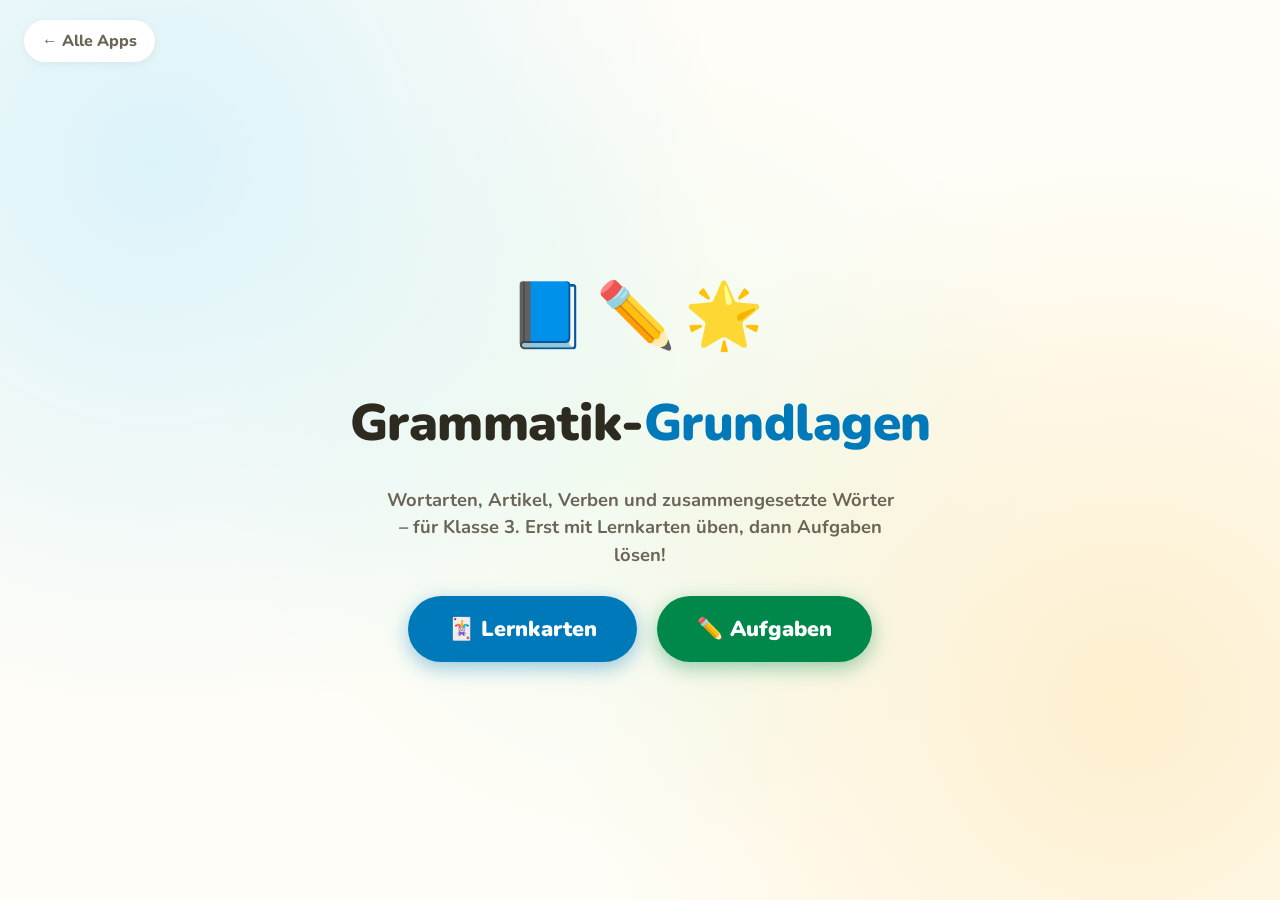
<file: grammatik-grundlagen/index.html>
<!DOCTYPE html>
<html lang="de">
<head>
  <meta charset="UTF-8">
  <meta name="viewport" content="width=device-width, initial-scale=1.0">
  <title>Grammatik-Grundlagen</title>
  <link href="https://fonts.googleapis.com/css2?family=Nunito:wght@400;600;700;800;900&display=swap" rel="stylesheet">
  <style>
    :root {
      --bg: #fffdf7;
      --yellow: oklch(88% 0.16 88);
      --blue: oklch(78% 0.14 240);
      --blue-dark: oklch(55% 0.14 240);
      --green: oklch(80% 0.14 155);
      --green-dark: oklch(55% 0.14 155);
      --coral: oklch(72% 0.16 35);
      --coral-dark: oklch(55% 0.16 35);
      --purple: oklch(72% 0.12 310);
      --red: oklch(65% 0.18 25);
      --text: #2d2a20;
      --text-light: #6b6457;
      --radius: 24px;
    }

    * { box-sizing: border-box; margin: 0; padding: 0; }

    body {
      font-family: 'Nunito', sans-serif;
      background: var(--bg);
      color: var(--text);
      min-height: 100vh;
      display: flex;
      flex-direction: column;
      background-image:
        radial-gradient(circle at 12% 18%, oklch(88% 0.10 240 / 0.35) 0%, transparent 42%),
        radial-gradient(circle at 88% 78%, oklch(90% 0.10 88 / 0.4) 0%, transparent 42%),
        radial-gradient(circle at 50% 50%, oklch(92% 0.06 155 / 0.25) 0%, transparent 55%);
    }

    .topbar {
      display: flex;
      align-items: center;
      justify-content: space-between;
      padding: 20px 24px;
      gap: 12px;
    }

    .pill {
      text-decoration: none;
      color: var(--text-light);
      font-family: inherit;
      font-weight: 800;
      font-size: 1rem;
      background: white;
      padding: 10px 18px;
      border: none;
      border-radius: 100px;
      box-shadow: 0 2px 10px rgba(0,0,0,0.06);
      cursor: pointer;
      transition: transform 0.15s ease;
    }
    .pill:hover { transform: translateY(-2px); }

    .stage {
      flex: 1;
      display: flex;
      flex-direction: column;
      align-items: center;
      justify-content: center;
      padding: 16px 16px 40px;
      gap: 28px;
      text-align: center;
    }

    h1 { font-size: clamp(2rem, 7vw, 3.2rem); font-weight: 900; letter-spacing: -0.5px; }
    h1 span { color: var(--blue-dark); }
    .intro-emoji { font-size: 64px; letter-spacing: 8px; }
    .intro-text { font-size: 1.15rem; color: var(--text-light); font-weight: 700; max-width: 520px; line-height: 1.5; }

    .modes { display: flex; gap: 20px; flex-wrap: wrap; justify-content: center; width: min(94vw, 720px); }

    .btn {
      font-family: inherit;
      font-weight: 900;
      font-size: 1.35rem;
      padding: 18px 40px;
      border: none;
      border-radius: 100px;
      cursor: pointer;
      color: white;
      background: var(--blue-dark);
      box-shadow: 0 6px 20px oklch(55% 0.14 240 / 0.4);
      transition: transform 0.12s ease;
    }
    .btn.green { background: var(--green-dark); box-shadow: 0 6px 20px oklch(55% 0.14 155 / 0.4); }
    .btn.coral { background: var(--coral-dark); box-shadow: 0 6px 20px oklch(55% 0.16 35 / 0.4); }
    .btn.purple { background: oklch(48% 0.14 310); box-shadow: 0 6px 20px oklch(48% 0.14 310 / 0.4); }
    .btn:hover { transform: translateY(-2px); }
    .btn:active { transform: translateY(1px) scale(0.98); }

    .hidden { display: none !important; }

    .theme-grid {
      display: grid;
      grid-template-columns: repeat(auto-fit, minmax(240px, 1fr));
      gap: 20px;
      width: min(94vw, 720px);
    }
    .theme-card {
      font-family: inherit;
      text-align: left;
      background: white;
      border: none;
      border-radius: 20px;
      border-top: 10px solid var(--c, var(--blue));
      box-shadow: 0 4px 20px rgba(0,0,0,0.07);
      padding: 22px 18px;
      cursor: pointer;
      transition: transform 0.15s ease;
      color: inherit;
    }
    .theme-card:hover { transform: translateY(-3px); }
    .theme-card h3 { font-size: 1.35rem; font-weight: 900; margin-bottom: 6px; }
    .theme-card p { color: var(--text-light); font-weight: 700; font-size: 0.98rem; line-height: 1.4; }

    /* Lernkarten */
    .flashcard {
      width: min(92vw, 560px);
      height: min(62vh, 420px);
      perspective: 1200px;
      cursor: pointer;
      border: none;
      background: none;
      font: inherit;
      color: inherit;
    }
    .flashcard-inner {
      position: relative;
      width: 100%;
      height: 100%;
      transition: transform 0.5s ease;
      transform-style: preserve-3d;
    }
    .flashcard.flipped .flashcard-inner { transform: rotateY(180deg); }
    .face {
      position: absolute;
      inset: 0;
      backface-visibility: hidden;
      border-radius: var(--radius);
      box-shadow: 0 10px 50px rgba(0,0,0,0.10);
      display: flex;
      flex-direction: column;
      align-items: center;
      justify-content: center;
      gap: 14px;
      padding: 28px;
      background: white;
    }
    .face.front { border-top: 14px solid var(--c, var(--blue)); }
    .face.back { transform: rotateY(180deg); background: #fff; border-top: 14px solid var(--c, var(--blue)); }
    .term { font-size: clamp(1.8rem, 8vw, 3.2rem); font-weight: 900; line-height: 1.15; }
    .hint { color: var(--text-light); font-weight: 700; font-size: 1rem; }
    .back-title { font-size: clamp(1.2rem, 4vw, 1.55rem); font-weight: 900; }
    .example { font-size: clamp(1.35rem, 5vw, 2rem); font-weight: 900; line-height: 1.25; }
    .explain { font-size: 1.1rem; font-weight: 700; color: var(--text-light); line-height: 1.5; max-width: 440px; }
    .explain b { color: var(--text); }

    .card-nav { display: flex; align-items: center; gap: 16px; }
    .count { font-weight: 800; color: var(--text-light); min-width: 70px; }
    .round { width: 60px; height: 60px; padding: 0; font-size: 1.6rem; }

    /* Aufgaben */
    .progress { width: min(92vw, 560px); height: 14px; background: white; border-radius: 100px; box-shadow: 0 2px 10px rgba(0,0,0,0.06); overflow: hidden; }
    .progress-bar { height: 100%; background: var(--green); width: 0; transition: width 0.3s ease; }
    .question-card {
      background: white;
      border-radius: var(--radius);
      box-shadow: 0 10px 50px rgba(0,0,0,0.10);
      padding: 36px 28px;
      width: min(92vw, 560px);
    }
    .question { font-size: clamp(1.25rem, 5vw, 1.85rem); font-weight: 900; line-height: 1.35; text-wrap: balance; }
    .question .focus { display: block; margin-top: 14px; font-size: 1.2em; color: var(--blue-dark); }
    .answers { display: grid; grid-template-columns: 1fr 1fr; gap: 14px; width: min(92vw, 560px); }
    .answers.one-col { grid-template-columns: 1fr; }
    .answer {
      font-family: inherit;
      font-weight: 900;
      font-size: 1.25rem;
      padding: 18px 12px;
      border: 3px solid transparent;
      border-radius: 20px;
      background: white;
      color: var(--text);
      box-shadow: 0 4px 16px rgba(0,0,0,0.07);
      cursor: pointer;
      transition: transform 0.12s ease;
    }
    .answer:hover:not(:disabled) { transform: translateY(-2px); }
    .answer.right { background: var(--green); border-color: var(--green-dark); }
    .answer.wrong { background: oklch(88% 0.08 25); border-color: var(--red); }
    .answer:disabled { cursor: default; }
    .feedback { min-height: 2em; font-weight: 800; font-size: 1.1rem; max-width: 560px; line-height: 1.4; }
    .feedback.ok { color: var(--green-dark); }
    .feedback.no { color: var(--red); }

    .score { font-size: clamp(3rem, 14vw, 6rem); font-weight: 900; color: var(--blue-dark); line-height: 1; }
    .stars { font-size: 3rem; letter-spacing: 6px; }

    @media (max-width: 420px) {
      .answer { font-size: 1.05rem; padding: 14px 8px; }
      .btn { font-size: 1.15rem; padding: 16px 28px; }
      .answers { grid-template-columns: 1fr; }
    }

    @keyframes confettiFall {
      0%   { transform: translateY(0) rotate(0deg); opacity: 1; }
      85%  { opacity: 1; }
      100% { transform: translateY(110vh) rotate(700deg); opacity: 0; }
    }
    @keyframes confettiWiggle {
      0%,100% { margin-left: 0; }
      25%     { margin-left: 12px; }
      75%     { margin-left: -12px; }
    }
  </style>
</head>
<body>

<div class="topbar">
  <a class="pill" href="../index.html">← Alle Apps</a>
  <button class="pill hidden" id="homeBtn" onclick="goHome()">🏠 Menü</button>
</div>

<main class="stage">

  <!-- Intro -->
  <section id="intro" class="stage">
    <div class="intro-emoji">📘✏️🌟</div>
    <h1>Grammatik-<span>Grundlagen</span></h1>
    <p class="intro-text">Wortarten, Artikel, Verben und zusammengesetzte Wörter – für Klasse&nbsp;3. Erst mit Lernkarten üben, dann Aufgaben lösen!</p>
    <div class="modes">
      <button class="btn" onclick="startCards()">🃏 Lernkarten</button>
      <button class="btn green" onclick="showThemes()">✏️ Aufgaben</button>
    </div>
  </section>

  <!-- Aufgaben-Themen -->
  <section id="themes" class="stage hidden">
    <h1>Was möchtest du <span>üben</span>?</h1>
    <p class="intro-text">Wähle ein Thema. Die Aufgaben werden gemischt.</p>
    <div class="theme-grid">
      <button class="theme-card" style="--c:var(--blue)" onclick="startTasks('konj')">
        <h3>🔄 Konjugieren</h3>
        <p>Verben beugen: ich, du, er/sie/es, wir, ihr, sie</p>
      </button>
      <button class="theme-card" style="--c:var(--green)" onclick="startTasks('plural')">
        <h3>1️⃣➡️🔢 Einzahl &amp; Mehrzahl</h3>
        <p>Regelmäßige und ein paar unregelmäßige Formen</p>
      </button>
      <button class="theme-card" style="--c:var(--coral)" onclick="startTasks('compound')">
        <h3>🧩 Zusammengesetzte Wörter</h3>
        <p>Bestimmungswort &amp; Grundwort finden oder Wörter bauen</p>
      </button>
    </div>
  </section>

  <!-- Lernkarten -->
  <section id="cards" class="stage hidden">
    <button class="flashcard" id="flashcard" onclick="this.classList.toggle('flipped')" aria-label="Karte umdrehen">
      <div class="flashcard-inner">
        <div class="face front">
          <div class="term" id="cardFront"></div>
          <div class="hint">👆 Tippen zum Umdrehen</div>
        </div>
        <div class="face back">
          <div class="back-title" id="cardTitle"></div>
          <div class="example" id="cardExample"></div>
          <div class="explain" id="cardExplain"></div>
        </div>
      </div>
    </button>
    <div class="card-nav">
      <button class="btn round" onclick="moveCard(-1)" aria-label="Vorherige Karte">←</button>
      <span class="count" id="cardCount"></span>
      <button class="btn round" onclick="moveCard(1)" aria-label="Nächste Karte">→</button>
    </div>
    <button class="pill" onclick="shuffleCards()">🔀 Mischen</button>
  </section>

  <!-- Aufgaben -->
  <section id="quiz" class="stage hidden">
    <div class="progress"><div class="progress-bar" id="progressBar"></div></div>
    <span class="count" id="quizCount"></span>
    <div class="question-card"><div class="question" id="question"></div></div>
    <div class="answers" id="answers"></div>
    <div class="feedback" id="feedback"></div>
  </section>

  <!-- Ergebnis -->
  <section id="result" class="stage hidden">
    <div class="stars" id="stars"></div>
    <div class="score" id="score"></div>
    <p class="intro-text" id="resultText"></p>
    <div class="modes">
      <button class="btn green" id="againBtn" onclick="restartTheme()">🔁 Nochmal</button>
      <button class="btn" onclick="startCards()">🃏 Lernkarten</button>
      <button class="btn coral" onclick="showThemes()">✏️ Anderes Thema</button>
    </div>
  </section>

</main>

<script>
  // ---------- Lernkarten ----------
  const CARDS = [
    {
      front: 'Wortfamilie',
      c: 'oklch(78% 0.14 50)',
      title: 'Wörter mit demselben Stamm',
      ex: 'fahren → Fahrer, Fahrrad, Abfahrt',
      text: 'Eine <b>Wortfamilie</b> sind Wörter, die zusammengehören, weil sie denselben <b>Wortstamm</b> haben.'
    },
    {
      front: 'Nomen / Substantiv',
      c: 'var(--blue)',
      title: 'Namen für Dinge und Lebewesen',
      ex: 'Hund · Schule · Freude',
      text: '<b>Nomen</b> (auch Substantive) nennen Personen, Tiere, Dinge oder Gefühle. Sie schreibt man <b>groß</b>.'
    },
    {
      front: 'Artikel',
      c: 'oklch(72% 0.12 280)',
      title: 'Begleiter vor dem Nomen',
      ex: 'der Ball · die Sonne · das Buch',
      text: 'Der <b>Artikel</b> steht vor dem Nomen und zeigt: Maskulinum (der), Femininum (die) oder Neutrum (das).'
    },
    {
      front: 'bestimmter Artikel',
      c: 'oklch(70% 0.14 250)',
      title: 'Genau dieses Ding',
      ex: 'der · die · das',
      text: 'Der <b>bestimmte Artikel</b> meint etwas Bestimmtes: <b>der</b> Hund, <b>die</b> Katze, <b>das</b> Haus.'
    },
    {
      front: 'unbestimmter Artikel',
      c: 'oklch(75% 0.12 220)',
      title: 'Irgendein Ding',
      ex: 'ein · eine · ein',
      text: 'Der <b>unbestimmte Artikel</b> meint etwas Allgemeines: <b>ein</b> Hund, <b>eine</b> Katze, <b>ein</b> Haus.'
    },
    {
      front: 'Bestimmungswort',
      c: 'var(--coral)',
      title: 'Das vordere Wort sagt „wie?“',
      ex: 'Fußball → Fuß ist Bestimmungswort',
      text: 'Im zusammengesetzten Wort steht das <b>Bestimmungswort</b> vorne. Es sagt genauer, was gemeint ist.'
    },
    {
      front: 'Grundwort',
      c: 'oklch(72% 0.14 20)',
      title: 'Das hintere Wort sagt „was?“',
      ex: 'Fußball → Ball ist Grundwort',
      text: 'Das <b>Grundwort</b> steht hinten. Es sagt, <b>was</b> es ist – und bestimmt oft den Artikel: <b>der</b> Ball → <b>der</b> Fußball.'
    },
    {
      front: 'Verben',
      c: 'var(--green)',
      title: 'Tun-Wörter / Tunwörter',
      ex: 'laufen · schreiben · sein',
      text: '<b>Verben</b> sagen, was jemand tut oder was geschieht. Man kann sie <b>konjugieren</b> (beugen).'
    },
    {
      front: 'Grundform',
      c: 'oklch(78% 0.12 160)',
      title: 'Die Wörterbuch-Form',
      ex: 'spielen · gehen · haben',
      text: 'Die <b>Grundform</b> (Infinitiv) endet meist auf <b>-en</b> oder <b>-n</b>. So findest du das Verb im Wörterbuch.'
    },
    {
      front: 'Wortstamm',
      c: 'oklch(76% 0.12 140)',
      title: 'Der feste Kern des Wortes',
      ex: 'spiel-en → Stamm: spiel',
      text: 'Der <b>Wortstamm</b> bleibt oft gleich. Daran hängst du Endungen: ich <b>spiel</b>e, du <b>spiel</b>st.'
    },
    {
      front: 'Personalform',
      c: 'oklch(74% 0.13 175)',
      title: 'Die gebeugte Verbform',
      ex: 'ich spiele · du spielst',
      text: 'Die <b>Personalform</b> passt zum Personalpronomen. Endung und Person gehören zusammen.'
    },
    {
      front: 'Personalpronomen',
      c: 'oklch(70% 0.12 200)',
      title: 'Ersatz für Namen',
      ex: 'ich · du · er/sie/es · wir · ihr · sie',
      text: '<b>Personalpronomen</b> stehen für Personen oder Dinge. Zu jedem gehört eine passende Verbform.'
    },
    {
      front: 'Adjektive',
      c: 'oklch(78% 0.14 85)',
      title: 'Wie-Wörter',
      ex: 'groß · leise · freundlich',
      text: '<b>Adjektive</b> beschreiben, wie etwas ist. Frage: <b>Wie</b> ist der Hund? – Der Hund ist <b>flink</b>.'
    },
    {
      front: 'Einzahl',
      c: 'oklch(72% 0.12 310)',
      title: 'Singular – nur eins',
      ex: 'ein Ball · der Apfel',
      text: 'Die <b>Einzahl</b> meint <b>eine</b> Person oder Sache. Man sagt auch: Singular.'
    },
    {
      front: 'Mehrzahl',
      c: 'oklch(68% 0.14 320)',
      title: 'Plural – mehrere',
      ex: 'viele Bälle · die Äpfel',
      text: 'Die <b>Mehrzahl</b> meint <b>mehrere</b> Personen oder Sachen. Man sagt auch: Plural. Oft ändert sich die Endung.'
    },
  ];

  // ---------- Aufgaben-Daten ----------
  const PRONOUNS = ['ich', 'du', 'er/sie/es', 'wir', 'ihr', 'sie'];

  const VERBS = [
    { base: 'spielen', forms: { ich: 'spiele', du: 'spielst', 'er/sie/es': 'spielt', wir: 'spielen', ihr: 'spielt', sie: 'spielen' } },
    { base: 'machen', forms: { ich: 'mache', du: 'machst', 'er/sie/es': 'macht', wir: 'machen', ihr: 'macht', sie: 'machen' } },
    { base: 'hören', forms: { ich: 'höre', du: 'hörst', 'er/sie/es': 'hört', wir: 'hören', ihr: 'hört', sie: 'hören' } },
    { base: 'lernen', forms: { ich: 'lerne', du: 'lernst', 'er/sie/es': 'lernt', wir: 'lernen', ihr: 'lernt', sie: 'lernen' } },
    { base: 'malen', forms: { ich: 'male', du: 'malst', 'er/sie/es': 'malt', wir: 'malen', ihr: 'malt', sie: 'malen' } },
    { base: 'gehen', forms: { ich: 'gehe', du: 'gehst', 'er/sie/es': 'geht', wir: 'gehen', ihr: 'geht', sie: 'gehen' } },
    { base: 'kommen', forms: { ich: 'komme', du: 'kommst', 'er/sie/es': 'kommt', wir: 'kommen', ihr: 'kommt', sie: 'kommen' } },
    { base: 'lesen', forms: { ich: 'lese', du: 'liest', 'er/sie/es': 'liest', wir: 'lesen', ihr: 'lest', sie: 'lesen' } },
    { base: 'fahren', forms: { ich: 'fahre', du: 'fährst', 'er/sie/es': 'fährt', wir: 'fahren', ihr: 'fahrt', sie: 'fahren' } },
    { base: 'haben', forms: { ich: 'habe', du: 'hast', 'er/sie/es': 'hat', wir: 'haben', ihr: 'habt', sie: 'haben' } },
    { base: 'sein', forms: { ich: 'bin', du: 'bist', 'er/sie/es': 'ist', wir: 'sind', ihr: 'seid', sie: 'sind' } },
  ];

  const PLURALS = [
    { sg: 'Hund', pl: 'Hunde', tip: 'Viele Wörter bekommen -e.' },
    { sg: 'Ball', pl: 'Bälle', tip: 'Hier gibt es Umlaut + -e.' },
    { sg: 'Katze', pl: 'Katzen', tip: 'Wörter auf -e bekommen oft -n.' },
    { sg: 'Blume', pl: 'Blumen', tip: 'Wörter auf -e bekommen oft -n.' },
    { sg: 'Schule', pl: 'Schulen', tip: 'Wörter auf -e bekommen oft -n.' },
    { sg: 'Tisch', pl: 'Tische', tip: 'Viele Wörter bekommen -e.' },
    { sg: 'Buch', pl: 'Bücher', tip: 'Manche Wörter bekommen Umlaut + -er.' },
    { sg: 'Kind', pl: 'Kinder', tip: 'Manche Wörter bekommen -er.' },
    { sg: 'Apfel', pl: 'Äpfel', tip: 'Manche Wörter ändern nur den Umlaut.' },
    { sg: 'Mutter', pl: 'Mütter', tip: 'Manche Wörter ändern nur den Umlaut.' },
    { sg: 'Auto', pl: 'Autos', tip: 'Manche Wörter bekommen -s.' },
    { sg: 'Lehrer', pl: 'Lehrer', tip: 'Manche Wörter bleiben gleich.' },
  ];

  const COMPOUNDS = [
    { word: 'Fußball', bestimmung: 'Fuß', grund: 'Ball', art: 'Nomen+Nomen' },
    { word: 'Schulhof', bestimmung: 'Schul', grund: 'Hof', art: 'Nomen+Nomen' },
    { word: 'Zahnbürste', bestimmung: 'Zahn', grund: 'Bürste', art: 'Nomen+Nomen' },
    { word: 'Regenschirm', bestimmung: 'Regen', grund: 'Schirm', art: 'Nomen+Nomen' },
    { word: 'Apfelbaum', bestimmung: 'Apfel', grund: 'Baum', art: 'Nomen+Nomen' },
    { word: 'Schreibheft', bestimmung: 'Schreib', grund: 'Heft', art: 'Verb+Nomen' },
    { word: 'Waschmaschine', bestimmung: 'Wasch', grund: 'Maschine', art: 'Verb+Nomen' },
    { word: 'Laufschuh', bestimmung: 'Lauf', grund: 'Schuh', art: 'Verb+Nomen' },
    { word: 'Trinkbecher', bestimmung: 'Trink', grund: 'Becher', art: 'Verb+Nomen' },
    { word: 'Lesebuch', bestimmung: 'Lese', grund: 'Buch', art: 'Verb+Nomen' },
    { word: 'Haustür', bestimmung: 'Haus', grund: 'Tür', art: 'Nomen+Nomen' },
    { word: 'Spielplatz', bestimmung: 'Spiel', grund: 'Platz', art: 'Verb+Nomen' },
  ];

  // ---------- Helfer ----------
  const $ = id => document.getElementById(id);
  const pick = arr => arr[Math.floor(Math.random() * arr.length)];
  function shuffle(arr) {
    const a = [...arr];
    for (let i = a.length - 1; i > 0; i--) {
      const j = Math.floor(Math.random() * (i + 1));
      [a[i], a[j]] = [a[j], a[i]];
    }
    return a;
  }

  function show(id) {
    ['intro', 'themes', 'cards', 'quiz', 'result'].forEach(s => $(s).classList.toggle('hidden', s !== id));
    $('homeBtn').classList.toggle('hidden', id === 'intro');
  }

  function goHome() { show('intro'); }

  // ---------- Lernkarten ----------
  let deck = CARDS, cardIdx = 0;

  function renderCard() {
    const c = deck[cardIdx];
    $('flashcard').classList.remove('flipped');
    $('flashcard').style.setProperty('--c', c.c);
    $('cardFront').textContent = c.front;
    $('cardTitle').textContent = c.title;
    $('cardExample').innerHTML = c.ex;
    $('cardExplain').innerHTML = c.text;
    $('cardCount').textContent = `${cardIdx + 1} / ${deck.length}`;
  }
  function startCards() { deck = [...CARDS]; cardIdx = 0; renderCard(); show('cards'); }
  function moveCard(d) { cardIdx = (cardIdx + d + deck.length) % deck.length; renderCard(); }
  function shuffleCards() { deck = shuffle(CARDS); cardIdx = 0; renderCard(); }

  // ---------- Aufgaben ----------
  function showThemes() { show('themes'); }

  const ROUNDS = 10;
  let qNum, correct, queue, currentTheme;

  function startTasks(theme) {
    currentTheme = theme;
    qNum = 0;
    correct = 0;
    queue = buildQueue(theme);
    show('quiz');
    nextQuestion();
  }

  function restartTheme() {
    if (currentTheme) startTasks(currentTheme);
    else showThemes();
  }

  function buildQueue(theme) {
    const items = [];
    if (theme === 'konj') {
      const pool = shuffle(VERBS);
      while (items.length < ROUNDS) {
        const verb = pool[items.length % pool.length];
        const pron = pick(PRONOUNS);
        const right = verb.forms[pron];
        const distractors = shuffle(
          [...new Set(Object.values(verb.forms).filter(f => f !== right))]
        ).slice(0, 3);
        // Extra distractors from other verbs if needed
        while (distractors.length < 3) {
          const other = pick(VERBS).forms[pick(PRONOUNS)];
          if (other !== right && !distractors.includes(other)) distractors.push(other);
        }
        items.push({
          q: `Wie lautet die Personalform?<span class="focus">${pron} ____ (${verb.base})</span>`,
          options: shuffle([right, ...distractors.slice(0, 3)]),
          right,
          explain: `Zu <b>${pron}</b> gehört: <b>${pron} ${right}</b> (von ${verb.base}).`,
        });
      }
    } else if (theme === 'plural') {
      const pool = shuffle(PLURALS);
      for (let i = 0; i < ROUNDS; i++) {
        const item = pool[i % pool.length];
        const toPlural = Math.random() < 0.55;
        if (toPlural) {
          const wrongs = shuffle(PLURALS.filter(p => p.pl !== item.pl).map(p => p.pl)).slice(0, 3);
          items.push({
            q: `Wie heißt die <b>Mehrzahl</b>?<span class="focus">1 × ${item.sg} → ?</span>`,
            options: shuffle([item.pl, ...wrongs]),
            right: item.pl,
            explain: `Einzahl: <b>${item.sg}</b> → Mehrzahl: <b>${item.pl}</b>. ${item.tip}`,
          });
        } else {
          const wrongs = shuffle(PLURALS.filter(p => p.sg !== item.sg).map(p => p.sg)).slice(0, 3);
          items.push({
            q: `Wie heißt die <b>Einzahl</b>?<span class="focus">viele ${item.pl} → 1 × ?</span>`,
            options: shuffle([item.sg, ...wrongs]),
            right: item.sg,
            explain: `Mehrzahl: <b>${item.pl}</b> → Einzahl: <b>${item.sg}</b>. ${item.tip}`,
          });
        }
      }
    } else {
      // compound
      const pool = shuffle(COMPOUNDS);
      for (let i = 0; i < ROUNDS; i++) {
        const item = pool[i % pool.length];
        const kind = i % 3;
        if (kind === 0) {
          const wrongs = shuffle(COMPOUNDS.filter(c => c.bestimmung !== item.bestimmung).map(c => c.bestimmung)).slice(0, 3);
          items.push({
            q: `Was ist das <b>Bestimmungswort</b>?<span class="focus">${item.word}</span>`,
            options: shuffle([item.bestimmung, ...wrongs]),
            right: item.bestimmung,
            explain: `<b>${item.bestimmung}</b> + <b>${item.grund}</b> = ${item.word}. Das Bestimmungswort steht vorne.`,
          });
        } else if (kind === 1) {
          const wrongs = shuffle(COMPOUNDS.filter(c => c.grund !== item.grund).map(c => c.grund)).slice(0, 3);
          items.push({
            q: `Was ist das <b>Grundwort</b>?<span class="focus">${item.word}</span>`,
            options: shuffle([item.grund, ...wrongs]),
            right: item.grund,
            explain: `<b>${item.bestimmung}</b> + <b>${item.grund}</b> = ${item.word}. Das Grundwort steht hinten.`,
          });
        } else {
          // build compound — join like real nouns: only the first letter is capital
          const joinParts = (a, b) => a.charAt(0).toUpperCase() + (a.slice(1) + b).toLowerCase();
          const decoys = shuffle(COMPOUNDS.filter(c => c.word !== item.word).map(c => {
            return Math.random() < 0.5
              ? joinParts(item.bestimmung, c.grund)
              : joinParts(c.bestimmung, item.grund);
          })).filter(w => w !== item.word);
          const unique = [...new Set(decoys)].slice(0, 3);
          while (unique.length < 3) {
            const extra = pick(COMPOUNDS).word;
            if (extra !== item.word && !unique.includes(extra)) unique.push(extra);
          }
          items.push({
            q: `Welches Wort entsteht?<span class="focus">${item.bestimmung} + ${item.grund}</span>`,
            options: shuffle([item.word, ...unique]),
            right: item.word,
            explain: `<b>${item.bestimmung}</b> + <b>${item.grund}</b> = <b>${item.word}</b> (${item.art}).`,
          });
        }
      }
    }
    return shuffle(items).slice(0, ROUNDS);
  }

  function nextQuestion() {
    if (qNum >= ROUNDS) return showResult();
    current = queue[qNum];
    $('feedback').textContent = '';
    $('feedback').className = 'feedback';
    $('progressBar').style.width = `${(qNum / ROUNDS) * 100}%`;
    $('quizCount').textContent = `Aufgabe ${qNum + 1} von ${ROUNDS}`;
    $('question').innerHTML = current.q;
    $('answers').innerHTML = '';
    $('answers').classList.toggle('one-col', current.options.some(o => String(o).length > 14));
    current.options.forEach(opt => {
      const btn = document.createElement('button');
      btn.className = 'answer';
      btn.textContent = opt;
      btn.onclick = () => answer(btn, opt);
      $('answers').appendChild(btn);
    });
  }

  let current;

  function answer(btn, opt) {
    const ok = opt === current.right;
    [...$('answers').children].forEach(b => {
      b.disabled = true;
      if (b.textContent === String(current.right)) b.classList.add('right');
    });
    if (ok) {
      correct++;
      launchConfetti();
      $('feedback').textContent = pick(['Super! 🎉', 'Richtig! ⭐', 'Klasse! 👏', 'Genau! 💪', 'Toll gemacht!']);
      $('feedback').className = 'feedback ok';
    } else {
      btn.classList.add('wrong');
      $('feedback').innerHTML = `Nicht ganz. ${current.explain}`;
      $('feedback').className = 'feedback no';
    }
    qNum++;
    setTimeout(nextQuestion, ok ? 1100 : 2800);
  }

  function showResult() {
    $('progressBar').style.width = '100%';
    const stars = correct >= 9 ? 3 : correct >= 6 ? 2 : correct >= 3 ? 1 : 0;
    $('stars').textContent = '⭐'.repeat(stars) + '☆'.repeat(3 - stars);
    $('score').textContent = `${correct} / ${ROUNDS}`;
    $('resultText').textContent = stars === 3 ? 'Wow, du bist ein Grammatik-Profi! 🏆'
      : stars === 2 ? 'Sehr gut! Schau dir die Lernkarten noch einmal an und du wirst noch sicherer.'
      : 'Kein Stress – übe mit den Lernkarten und versuch es gleich nochmal!';
    show('result');
    if (correct === ROUNDS) launchConfetti();
  }

  function launchConfetti() {
    const colors = ['#e85d2f','#f5c842','#4a9e6e','#3b6dbf','#e040fb','#ff9800','#00bcd4','#e91e63'];
    const container = document.createElement('div');
    container.style.cssText = 'position:fixed;inset:0;pointer-events:none;z-index:9999;overflow:hidden;';
    document.body.appendChild(container);
    for (let i = 0; i < 80; i++) {
      const p = document.createElement('div');
      const color = colors[Math.floor(Math.random() * colors.length)];
      const size = 7 + Math.random() * 11, left = Math.random() * 100;
      const delay = Math.random() * .7, dur = 1.5 + Math.random() * 1.4;
      const isCircle = Math.random() > .4, wiggleDur = .4 + Math.random() * .4;
      p.style.cssText = `position:absolute;top:-${size+10}px;left:${left}%;
        width:${size}px;height:${isCircle ? size : size*(.4+Math.random()*.6)}px;
        background:${color};border-radius:${isCircle?'50%':'2px'};
        animation:confettiFall ${dur}s ${delay}s ease-in forwards,
                  confettiWiggle ${wiggleDur}s ${delay}s ease-in-out infinite;`;
      container.appendChild(p);
    }
    setTimeout(() => container.remove(), 3800);
  }
</script>
</body>
</html>
</file>
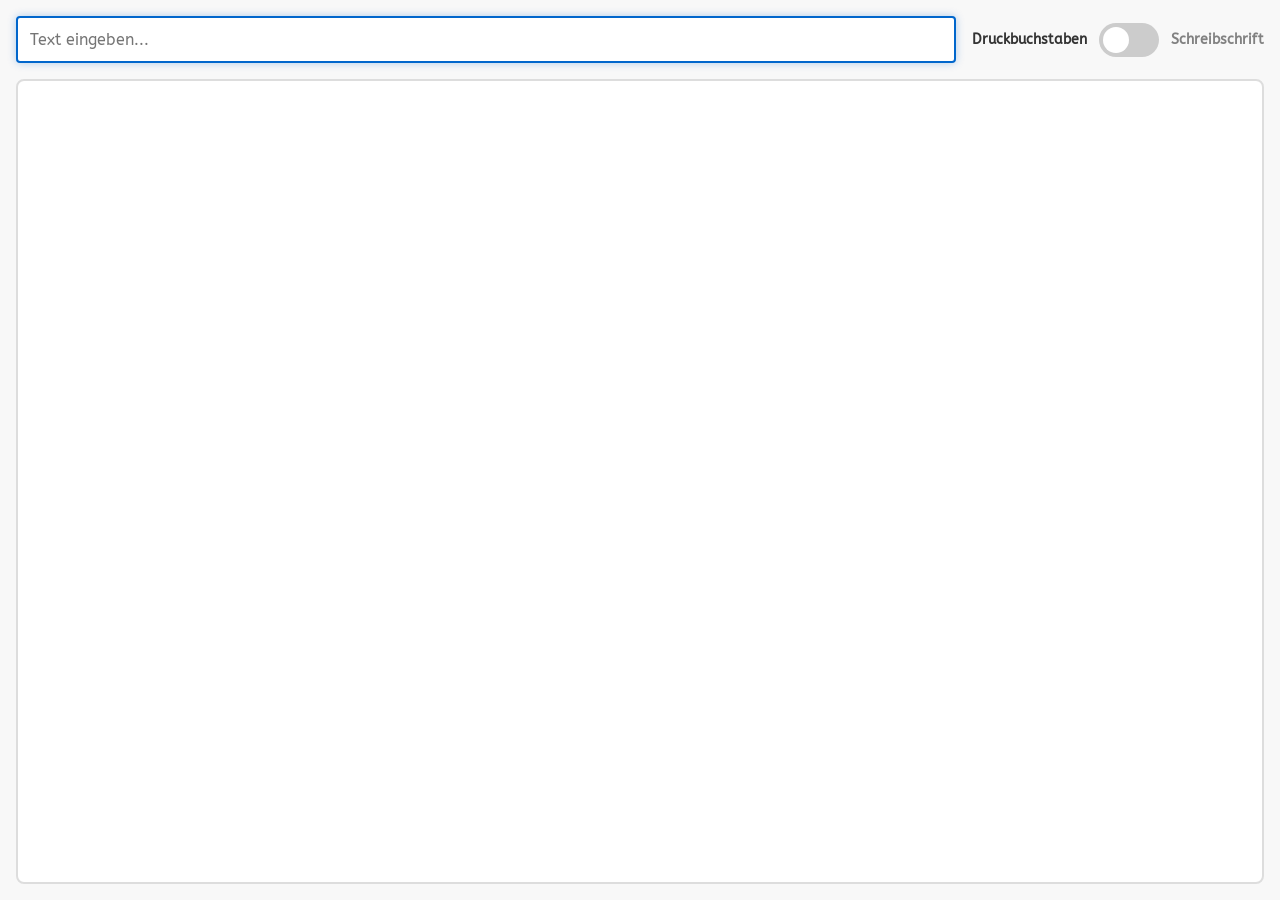
<file: grossertext/index.html>
<!DOCTYPE html>
<html lang="de">
<head>
  <meta charset="UTF-8">
  <meta name="viewport" content="width=device-width, initial-scale=1.0">
  <title>Großer Text</title>
  <link href="https://fonts.googleapis.com/css2?family=ABeeZee:ital@0;1&family=Playwrite+DE+LA&display=swap" rel="stylesheet">
  <style>
    * {
      margin: 0;
      padding: 0;
      box-sizing: border-box;
    }

    body {
      font-family: 'ABeeZee', sans-serif;
      background-color: #f8f8f8;
      display: flex;
      flex-direction: column;
      height: 100vh;
      padding: 1rem;
    }

    .controls {
      display: flex;
      gap: 1rem;
      align-items: center;
      margin-bottom: 1rem;
      flex-wrap: wrap;
    }

    .input-container {
      flex: 1;
      min-width: 200px;
    }

    input[type="text"] {
      width: 100%;
      padding: 0.75rem;
      font-size: 1rem;
      border: 2px solid #333;
      border-radius: 4px;
      font-family: inherit;
    }

    input[type="text"]:focus {
      outline: none;
      border-color: #0066cc;
      box-shadow: 0 0 8px rgba(0, 102, 204, 0.3);
    }

    .toggle-container {
      display: flex;
      align-items: center;
      gap: 0.75rem;
    }

    .toggle-label {
      font-size: 0.9rem;
      font-weight: bold;
      color: #333;
    }

    .switch {
      position: relative;
      display: inline-block;
      width: 60px;
      height: 34px;
    }

    .switch input {
      opacity: 0;
      width: 0;
      height: 0;
    }

    .slider {
      position: absolute;
      cursor: pointer;
      top: 0;
      left: 0;
      right: 0;
      bottom: 0;
      background-color: #ccc;
      transition: 0.3s;
      border-radius: 34px;
    }

    .slider:before {
      position: absolute;
      content: "";
      height: 26px;
      width: 26px;
      left: 4px;
      bottom: 4px;
      background-color: white;
      transition: 0.3s;
      border-radius: 50%;
    }

    input:checked + .slider {
      background-color: #0066cc;
    }

    input:checked + .slider:before {
      transform: translateX(26px);
    }

    .display-area {
      flex: 1;
      display: flex;
      align-items: center;
      justify-content: center;
      background-color: white;
      border-radius: 8px;
      border: 2px solid #ddd;
      padding: 2rem;
      overflow: hidden;
      font-weight: 700;
      line-height: 1.2;
      word-wrap: break-word;
      word-break: break-word;
      text-align: center;
    }

    .text-content {
      font-size: clamp(1rem, 20vw, 25rem);
      animation: fadeIn 0.2s ease-in;
      color: #005BAC;
      white-space: nowrap;
    }

    .font-print {
      font-family: 'ABeeZee', sans-serif;
      font-style: normal;
    }

    .font-script {
      font-family: 'Playwrite DE LA', cursive;
    }

    @keyframes fadeIn {
      from {
        opacity: 0.8;
      }
      to {
        opacity: 1;
      }
    }

    @media (max-width: 640px) {
      body {
        padding: 0.75rem;
      }

      .controls {
        margin-bottom: 0.75rem;
      }

      .display-area {
        padding: 1rem;
      }
    }
  </style>
</head>
<body>
  <div class="controls">
    <div class="input-container">
      <input
        type="text"
        id="textInput"
        placeholder="Text eingeben..."
        autofocus
      >
    </div>
    <div class="toggle-container">
      <label class="toggle-label" id="fontLabel">Druckbuchstaben</label>
      <label class="switch">
        <input type="checkbox" id="fontToggle">
        <span class="slider"></span>
      </label>
      <label class="toggle-label" id="fontLabelRight">Schreibschrift</label>
    </div>
  </div>

  <div class="display-area">
    <div class="text-content font-print" id="textDisplay"></div>
  </div>

  <script>
    const textInput = document.getElementById('textInput');
    const textDisplay = document.getElementById('textDisplay');
    const fontToggle = document.getElementById('fontToggle');
    const fontLabel = document.getElementById('fontLabel');
    const fontLabelRight = document.getElementById('fontLabelRight');

    // Load saved preference
    const savedFont = localStorage.getItem('fontPreference') || 'print';
    fontToggle.checked = savedFont === 'script';
    updateFont(savedFont);

    // Update display text
    textInput.addEventListener('input', () => {
      textDisplay.textContent = textInput.value || '';
    });

    // Handle font toggle
    fontToggle.addEventListener('change', () => {
      const newFont = fontToggle.checked ? 'script' : 'print';
      localStorage.setItem('fontPreference', newFont);
      updateFont(newFont);
    });

    function updateFont(font) {
      textDisplay.classList.remove('font-print', 'font-script');

      if (font === 'script') {
        textDisplay.classList.add('font-script');
        fontLabel.style.opacity = '0.6';
        fontLabelRight.style.opacity = '1';
      } else {
        textDisplay.classList.add('font-print');
        fontLabel.style.opacity = '1';
        fontLabelRight.style.opacity = '0.6';
      }
    }

    // Function to fit text to width
    function fitTextToWidth() {
      if (!textDisplay.textContent) {
        textDisplay.style.fontSize = '2rem';
        return;
      }

      const displayArea = document.querySelector('.display-area');
      const padding = 40;
      const maxWidth = displayArea.clientWidth - padding;
      const maxHeight = displayArea.clientHeight - padding;

      let fontSize = 200;
      textDisplay.style.fontSize = fontSize + 'px';

      while (textDisplay.scrollWidth > maxWidth && fontSize > 10) {
        fontSize -= 2;
        textDisplay.style.fontSize = fontSize + 'px';
      }

      while (textDisplay.scrollHeight > maxHeight && fontSize > 10) {
        fontSize -= 2;
        textDisplay.style.fontSize = fontSize + 'px';
      }
    }

    // Update text and fit width
    textInput.addEventListener('input', () => {
      textDisplay.textContent = textInput.value || '';
      fitTextToWidth();
    });

    // Refit on window resize
    window.addEventListener('resize', fitTextToWidth);

    // Initial state
    textDisplay.textContent = '';
  </script>
</body>
</html>
</file>
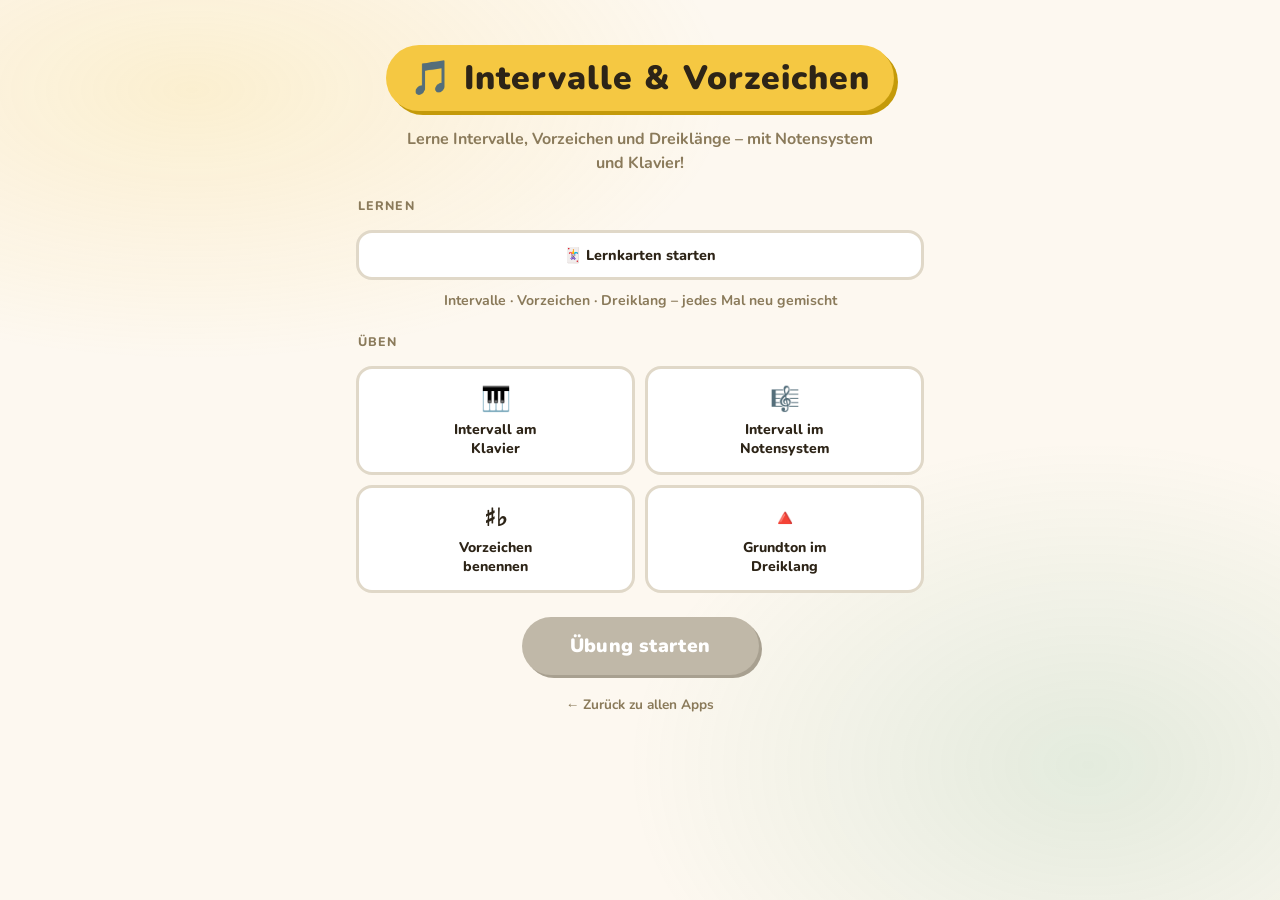
<file: intervalle/index.html>
<!DOCTYPE html>
<html lang="de">
<head>
<meta charset="UTF-8">
<meta name="viewport" content="width=device-width, initial-scale=1.0, user-scalable=no">
<title>Intervalle &amp; Vorzeichen</title>
<link href="https://fonts.googleapis.com/css2?family=Nunito:wght@700;800;900&amp;family=Nunito+Sans:wght@400;600;700&amp;display=swap" rel="stylesheet">
<style>
*, *::before, *::after { box-sizing: border-box; margin: 0; padding: 0; -webkit-tap-highlight-color: transparent; }

:root {
  --bg: #fdf8f0;
  --card: #ffffff;
  --ink: #2d2417;
  --muted: #8a7a5a;
  --yellow: #f5c842;
  --yellow-dk: #c49a0a;
  --green: #4a9e6e;
  --green-lt: #e8f5ee;
  --red: #e85d2f;
  --red-lt: #fdeee9;
  --blue: #3b6dbf;
  --blue-lt: #e8eef8;
  --purple: #7c4dba;
  --purple-lt: #f0eaf8;
  --r: 16px;
  --shadow: 0 2px 16px rgba(0,0,0,0.10);
}

html, body { width: 100%; min-height: 100%; background: var(--bg); font-family: 'Nunito', sans-serif; color: var(--ink); }

body::before {
  content: '';
  position: fixed; inset: 0;
  background:
    radial-gradient(ellipse 70% 50% at 15% 10%, rgba(245,200,66,.18) 0%, transparent 60%),
    radial-gradient(ellipse 60% 60% at 85% 85%, rgba(74,158,110,.14) 0%, transparent 60%);
  pointer-events: none; z-index: 0;
}

.screen { position: relative; z-index: 1; min-height: 100vh; display: flex; flex-direction: column; align-items: center; padding: 20px 16px 48px; }
.screen.hidden { display: none; }

#screen-start { gap: 16px; max-width: 600px; margin: 0 auto; padding-top: clamp(20px, 5vh, 48px); width: 100%; }

.app-title {
  background: var(--yellow); color: var(--ink);
  font-size: clamp(1.35rem, 5.5vw, 2.1rem); font-weight: 900;
  padding: 10px 24px; border-radius: 50px;
  letter-spacing: .03em; box-shadow: 4px 4px 0 var(--yellow-dk);
  text-align: center;
}

.intro {
  font-size: 1rem; font-weight: 700; color: var(--muted);
  text-align: center; line-height: 1.5; max-width: 480px;
}

.section-label {
  font-size: .78rem; font-weight: 800; letter-spacing: .09em;
  text-transform: uppercase; color: var(--muted);
  align-self: flex-start; width: 100%; padding-left: 2px; margin-top: 6px;
}

.mode-grid { display: grid; grid-template-columns: 1fr 1fr; gap: 10px; width: 100%; }
.mode-btn {
  padding: 14px 10px; border: 3px solid #e0d8c8; border-radius: var(--r);
  background: var(--card); font-family: 'Nunito', sans-serif;
  font-size: .88rem; font-weight: 800; color: var(--ink);
  cursor: pointer; transition: all .18s; text-align: center; line-height: 1.35;
}
.mode-btn:hover { border-color: var(--green); background: var(--green-lt); }
.mode-btn.active { border-color: var(--green); background: var(--green); color: #fff; box-shadow: 3px 3px 0 #2d7a50; }
.mode-btn .emoji { display: block; font-size: 1.5rem; margin-bottom: 4px; }

.topic-row { display: flex; gap: 10px; width: 100%; flex-wrap: wrap; }
.topic-btn {
  flex: 1; min-width: 140px; padding: 12px 10px; border: 3px solid #e0d8c8; border-radius: var(--r);
  background: var(--card); font-family: 'Nunito', sans-serif;
  font-size: .9rem; font-weight: 800; color: var(--ink);
  cursor: pointer; transition: all .18s; text-align: center;
}
.topic-btn:hover { border-color: var(--blue); background: var(--blue-lt); }
.topic-btn.active { border-color: var(--blue); background: var(--blue); color: #fff; box-shadow: 3px 3px 0 rgba(59,109,191,.4); }

.start-btn {
  padding: 16px 48px; background: var(--green); color: #fff; border: none;
  border-radius: 50px; font-family: 'Nunito', sans-serif; font-size: 1.2rem; font-weight: 900;
  cursor: pointer; box-shadow: 4px 4px 0 #2d7a50; transition: all .15s; letter-spacing: .02em;
  margin-top: 8px;
}
.start-btn:hover { transform: translateY(-2px); box-shadow: 4px 6px 0 #2d7a50; }
.start-btn:active { transform: translateY(1px); box-shadow: 2px 2px 0 #2d7a50; }
.start-btn:disabled { background: #c0b8a8; box-shadow: 3px 3px 0 #a8a090; cursor: not-allowed; transform: none; }

.hub-link {
  font-size: .85rem; font-weight: 700; color: var(--muted);
  text-decoration: none; margin-top: 4px;
}
.hub-link:hover { color: var(--ink); }

/* Learn + exercise shared */
#screen-learn, #screen-exercise { gap: 14px; max-width: 600px; margin: 0 auto; padding-top: clamp(14px, 3vh, 32px); width: 100%; }

.ex-header { display: flex; align-items: center; justify-content: space-between; width: 100%; gap: 8px; }
.back-btn {
  padding: 8px 16px; background: transparent; border: 2px solid #e0d8c8; border-radius: 50px;
  font-family: 'Nunito', sans-serif; font-size: .88rem; font-weight: 700; color: var(--muted);
  cursor: pointer; transition: all .15s; white-space: nowrap;
}
.back-btn:hover { border-color: var(--ink); color: var(--ink); }
.score-pill {
  background: var(--card); border: 2px solid #e0d8c8; border-radius: 50px;
  padding: 6px 16px; font-size: .88rem; font-weight: 800; white-space: nowrap;
}
.score-pill .ok { color: var(--green); }

.mode-label {
  font-size: .75rem; font-weight: 800; letter-spacing: .08em;
  text-transform: uppercase; color: var(--muted); text-align: center; width: 100%;
}

.q-card {
  width: 100%; background: var(--card); border: 2px solid #e0d8c8; border-radius: 20px;
  padding: 18px 16px; box-shadow: var(--shadow);
  display: flex; flex-direction: column; align-items: center; gap: 12px;
}
.q-label { font-size: .75rem; font-weight: 800; letter-spacing: .08em; text-transform: uppercase; color: var(--muted); text-align: center; }

.staff-wrap { width: 100%; max-width: 480px; }
.staff-wrap svg { width: 100%; height: auto; display: block; }
.piano-wrap { width: 100%; overflow-x: auto; -webkit-overflow-scrolling: touch; }
.piano-wrap svg { display: block; margin: 0 auto; }

.a-area { width: 100%; display: flex; flex-direction: column; align-items: center; gap: 10px; }
.a-label { font-size: .75rem; font-weight: 800; letter-spacing: .08em; text-transform: uppercase; color: var(--muted); align-self: flex-start; }

.choice-grid { display: grid; gap: 10px; width: 100%; }
.choice-grid.c2 { grid-template-columns: repeat(2, 1fr); }
.choice-grid.c3 { grid-template-columns: repeat(3, 1fr); }
.choice-grid.c4 { grid-template-columns: repeat(2, 1fr); }
@media (min-width: 480px) {
  .choice-grid.c4 { grid-template-columns: repeat(4, 1fr); }
}
.choice-btn {
  padding: 14px 8px; background: var(--card); border: 3px solid #e0d8c8; border-radius: var(--r);
  font-family: 'Nunito', sans-serif; font-size: clamp(.95rem, 3.5vw, 1.15rem); font-weight: 900;
  color: var(--ink); cursor: pointer; transition: all .15s; text-align: center;
}
.choice-btn:hover:not(:disabled) { border-color: var(--blue); background: var(--blue-lt); transform: translateY(-2px); }
.choice-btn.correct { background: var(--green-lt) !important; border-color: var(--green) !important; color: var(--green) !important; }
.choice-btn.wrong { background: var(--red-lt) !important; border-color: var(--red) !important; color: var(--red) !important; }
.choice-btn:disabled { cursor: not-allowed; }
.choice-btn.big-symbol { font-size: clamp(2rem, 8vw, 2.8rem); padding: 18px 8px; }

.feedback {
  width: 100%; padding: 12px 18px; border-radius: var(--r);
  font-size: 1.05rem; font-weight: 800; text-align: center; transition: all .25s;
}
.feedback.ok { background: var(--green-lt); color: var(--green); border: 2px solid var(--green); }
.feedback.err { background: var(--red-lt); color: var(--red); border: 2px solid var(--red); }
.feedback.hidden { display: none; }

.next-btn {
  padding: 13px 40px; background: var(--blue); color: #fff; border: none;
  border-radius: 50px; font-family: 'Nunito', sans-serif; font-size: 1.05rem; font-weight: 900;
  cursor: pointer; box-shadow: 3px 3px 0 rgba(59,109,191,.4); transition: all .15s;
}
.next-btn:hover { transform: translateY(-2px); }
.next-btn.hidden { display: none; }

/* Flashcards */
.flashcard {
  width: 100%; min-height: 320px; perspective: 1200px; cursor: pointer;
  border: none; background: none; font: inherit; color: inherit;
}
.flashcard-inner {
  position: relative; width: 100%; min-height: 320px;
  transition: transform .5s ease; transform-style: preserve-3d;
}
.flashcard.flipped .flashcard-inner { transform: rotateY(180deg); }
.face {
  position: absolute; inset: 0; backface-visibility: hidden;
  border-radius: 20px; box-shadow: var(--shadow); border: 2px solid #e0d8c8;
  display: flex; flex-direction: column; align-items: center; justify-content: center;
  gap: 12px; padding: 24px 18px; background: var(--card);
}
.face.front { border-top: 10px solid var(--card-accent, var(--blue)); }
.face.back {
  transform: rotateY(180deg);
  border-top: 10px solid var(--card-accent, var(--blue));
}
.face .term { font-size: clamp(2rem, 9vw, 3.2rem); font-weight: 900; line-height: 1.1; text-align: center; }
.face .symbol-huge { font-size: clamp(3.5rem, 16vw, 5.5rem); line-height: 1; font-family: serif; }
.face .hint { color: var(--muted); font-weight: 700; font-size: .95rem; }
.face .explain { font-size: 1.05rem; font-weight: 700; color: var(--muted); line-height: 1.5; max-width: 420px; text-align: center; }
.face .explain b { color: var(--ink); }
.face .example-box {
  background: var(--blue-lt); border-radius: 12px; padding: 10px 16px;
  font-weight: 800; font-size: 1rem; color: var(--blue); text-align: center;
}
.face .topic-tag {
  position: absolute; top: 14px; left: 14px;
  padding: 4px 12px; border-radius: 50px;
  font-size: .72rem; font-weight: 800; letter-spacing: .04em;
  text-transform: uppercase; color: #fff;
  background: var(--card-accent, var(--blue));
}
.card-nav { display: flex; align-items: center; justify-content: center; gap: 16px; width: 100%; }
.nav-round {
  width: 52px; height: 52px; border-radius: 50%; border: 3px solid #e0d8c8;
  background: var(--card); font-size: 1.4rem; font-weight: 900; cursor: pointer;
  font-family: 'Nunito', sans-serif; color: var(--ink); transition: all .15s;
}
.nav-round:hover { border-color: var(--blue); background: var(--blue-lt); }
.nav-round:disabled { opacity: .4; cursor: not-allowed; }
.card-count { font-weight: 800; color: var(--muted); min-width: 64px; text-align: center; }

/* Summary */
#screen-summary { justify-content: center; gap: 0; }
.summary-card {
  background: var(--card); border: 2px solid #e0d8c8; border-radius: 24px;
  padding: 40px 32px; box-shadow: var(--shadow);
  display: flex; flex-direction: column; align-items: center; gap: 16px;
  max-width: 400px; width: 100%; text-align: center;
}
.summary-emoji { font-size: 4rem; line-height: 1; }
.summary-title { font-size: 1.6rem; font-weight: 900; }
.summary-score { font-size: 1.05rem; font-weight: 700; color: var(--muted); }
.summary-actions { display: flex; gap: 12px; justify-content: center; flex-wrap: wrap; margin-top: 8px; }

.mini-staff { width: 100%; max-width: 280px; }
</style>
</head>
<body>

<!-- ═══════════════ START ═══════════════ -->
<div id="screen-start" class="screen">
  <h1 class="app-title">🎵 Intervalle &amp; Vorzeichen</h1>
  <p class="intro">Lerne Intervalle, Vorzeichen und Dreiklänge – mit Notensystem und Klavier!</p>

  <p class="section-label">Lernen</p>
  <div class="topic-row">
    <button class="topic-btn" onclick="startLearn()">🃏 Lernkarten starten</button>
  </div>
  <p class="intro" style="font-size:.88rem;margin-top:-6px">Intervalle · Vorzeichen · Dreiklang – jedes Mal neu gemischt</p>

  <p class="section-label">Üben</p>
  <div class="mode-grid">
    <button class="mode-btn" data-mode="piano-interval" onclick="selectMode(this)">
      <span class="emoji">🎹</span>Intervall am<br>Klavier
    </button>
    <button class="mode-btn" data-mode="staff-interval" onclick="selectMode(this)">
      <span class="emoji">🎼</span>Intervall im<br>Notensystem
    </button>
    <button class="mode-btn" data-mode="accidentals" onclick="selectMode(this)">
      <span class="emoji">♯♭</span>Vorzeichen<br>benennen
    </button>
    <button class="mode-btn" data-mode="grundton" onclick="selectMode(this)">
      <span class="emoji">🔺</span>Grundton im<br>Dreiklang
    </button>
  </div>

  <button class="start-btn" id="btn-start" onclick="startPractice()" disabled>Übung starten</button>
  <a class="hub-link" href="../index.html">← Zurück zu allen Apps</a>
</div>

<!-- ═══════════════ LEARN ═══════════════ -->
<div id="screen-learn" class="screen hidden">
  <div class="ex-header">
    <button class="back-btn" onclick="goHome()">← Zurück</button>
    <div class="score-pill" id="learn-topic-pill">Lernen</div>
  </div>
  <button class="flashcard" id="flashcard" onclick="this.classList.toggle('flipped')" aria-label="Karte umdrehen">
    <div class="flashcard-inner">
      <div class="face front" id="card-front"></div>
      <div class="face back" id="card-back"></div>
    </div>
  </button>
  <div class="card-nav">
    <button class="nav-round" id="card-prev" onclick="prevCard()" aria-label="Vorherige">←</button>
    <span class="card-count" id="card-count">1 / 1</span>
    <button class="nav-round" id="card-next" onclick="nextCard()" aria-label="Nächste">→</button>
  </div>
</div>

<!-- ═══════════════ EXERCISE ═══════════════ -->
<div id="screen-exercise" class="screen hidden">
  <div class="ex-header">
    <button class="back-btn" onclick="goHome()">← Zurück</button>
    <div class="score-pill"><span class="ok" id="sc-ok">0</span> / <span id="sc-total">0</span></div>
  </div>
  <p class="mode-label" id="mode-label"></p>
  <div class="q-card" id="q-card"></div>
  <div class="a-area" id="a-area"></div>
  <div class="feedback hidden" id="feedback"></div>
  <button class="next-btn hidden" id="btn-next" onclick="nextQuestion()">Weiter →</button>
</div>

<!-- ═══════════════ SUMMARY ═══════════════ -->
<div id="screen-summary" class="screen hidden">
  <div class="summary-card">
    <div class="summary-emoji" id="summary-emoji"></div>
    <h2 class="summary-title" id="summary-title"></h2>
    <p class="summary-score" id="summary-score"></p>
    <div class="summary-actions">
      <button class="start-btn" onclick="startPractice()">Nochmal</button>
      <button class="back-btn" style="padding:16px 24px;font-size:1rem" onclick="goHome()">← Zur Auswahl</button>
    </div>
  </div>
</div>

<script>
// ══════════════════════════════════════════════
// CONSTANTS & DATA
// ══════════════════════════════════════════════
const ROUND_SIZE = 10;
const LINE_YS = [30, 40, 50, 60, 70];
const NR = 7;
const WKW = 38;
const WKH = 88;
const BKW = 24;
const BKH = 54;

// White keys C4–E5 (treble-friendly) with staff y (treble: E4=70 … F5=30)
const WHITES = [
  { k:'C4', n:'C', y:80, ledger:[80] },
  { k:'D4', n:'D', y:75, ledger:[] },
  { k:'E4', n:'E', y:70, ledger:[] },
  { k:'F4', n:'F', y:65, ledger:[] },
  { k:'G4', n:'G', y:60, ledger:[] },
  { k:'A4', n:'A', y:55, ledger:[] },
  { k:'H4', n:'H', y:50, ledger:[] },
  { k:'C5', n:'C', y:45, ledger:[] },
  { k:'D5', n:'D', y:40, ledger:[] },
  { k:'E5', n:'E', y:35, ledger:[] },
];

const BLACKS = [
  { i:0, k:'Cis4' }, { i:1, k:'Dis4' },
  { i:3, k:'Fis4' }, { i:4, k:'Gis4' }, { i:5, k:'Ais4' },
  { i:7, k:'Cis5' }, { i:8, k:'Dis5' },
];

const INTERVALS = [
  { name:'Prime',   steps:0,  tip:'Gleiche Note – Abstand 0' },
  { name:'Sekunde', steps:1,  tip:'Nachbarnote, z. B. C → D' },
  { name:'Terz',    steps:2,  tip:'Zwei Schritte, z. B. C → E' },
  { name:'Quarte',  steps:3,  tip:'Drei Schritte, z. B. C → F' },
  { name:'Quinte',  steps:4,  tip:'Vier Schritte, z. B. C → G' },
  { name:'Sexte',   steps:5,  tip:'Fünf Schritte, z. B. C → A' },
  { name:'Septime', steps:6,  tip:'Sechs Schritte, z. B. C → H' },
  { name:'Oktave',  steps:7,  tip:'Sieben Schritte, z. B. C → c' },
  { name:'None',    steps:8,  tip:'Oktave + Sekunde, z. B. C → d' },
  { name:'Dezime',  steps:9,  tip:'Oktave + Terz, z. B. C → e' },
];

const ACCIDENTALS = [
  {
    id:'be', symbol:'♭', name:'Be',
    explain:'Das <b>Be</b> (♭) macht eine Note einen Halbton <b>tiefer</b>. Aus H wird B, aus E wird Es.',
    example:'H → B (eins tiefer)',
    accent:'#3b6dbf'
  },
  {
    id:'kreuz', symbol:'♯', name:'Kreuz',
    explain:'Das <b>Kreuz</b> (♯) macht eine Note einen Halbton <b>höher</b>. Aus F wird Fis, aus C wird Cis.',
    example:'F → Fis (eins höher)',
    accent:'#7c4dba'
  },
  {
    id:'aufloesung', symbol:'♮', name:'Auflösungszeichen',
    explain:'Das <b>Auflösungszeichen</b> (♮) hebt Be oder Kreuz wieder auf. Die Note wird wieder „normal“.',
    example:'Fis + ♮ → wieder F',
    accent:'#4a9e6e'
  },
];

const LEARN_INTERVALLE = INTERVALS.map((iv, i) => ({
  topic: 'Intervalle',
  front: iv.name,
  backTitle: iv.name,
  explain: `Ein Intervall misst den <b>Abstand</b> zwischen zwei Tönen. Die <b>${iv.name}</b>: ${iv.tip}.`,
  example: iv.tip,
  accent: ['#3b6dbf','#4a9e6e','#7c4dba','#c49a0a','#e85d2f'][i % 5],
  steps: iv.steps,
}));

const LEARN_VORZEICHEN = ACCIDENTALS.map(a => ({
  topic: 'Vorzeichen',
  frontSymbol: a.symbol,
  front: a.name,
  backTitle: a.name + ' ' + a.symbol,
  explain: a.explain,
  example: a.example,
  accent: a.accent,
}));

const LEARN_DREIKLANG = [
  {
    topic: 'Dreiklang',
    front: 'Dreiklang',
    backTitle: 'Was ist ein Dreiklang?',
    explain: 'Ein <b>Dreiklang</b> besteht aus <b>drei Tönen</b>, die in Terzen übereinander liegen – wie drei Stufen einer Leiter.',
    example: 'C – E – G (C-Dur)',
    accent: '#3b6dbf',
    demo: 'CEG'
  },
  {
    topic: 'Dreiklang',
    front: 'Grundton',
    backTitle: 'Der Grundton',
    explain: 'Der <b>Grundton</b> ist der tiefste Ton des Dreiklangs in Grundstellung. Von ihm aus bauen wir Terz und Quinte.',
    example: 'In C–E–G ist C der Grundton',
    accent: '#4a9e6e',
    demo: 'CEG',
    highlightRoot: true
  },
  {
    topic: 'Dreiklang',
    front: 'Terz + Quinte',
    backTitle: 'So ist er gebaut',
    explain: 'Über dem Grundton: zuerst eine <b>Terz</b>, dann noch eine Terz (= Quinte vom Grundton). So entsteht der Dreiklang.',
    example: 'Grundton → Terz → Quinte',
    accent: '#7c4dba',
    demo: 'CEG'
  },
];

const ALL_LEARN_CARDS = [...LEARN_INTERVALLE, ...LEARN_VORZEICHEN, ...LEARN_DREIKLANG];

// Common root-position triads on white keys (indices into WHITES)
const TRIADS = [
  { root:0, mid:2, top:4, label:'C–E–G' },   // C E G
  { root:1, mid:3, top:5, label:'D–F–A' },   // D F A
  { root:2, mid:4, top:6, label:'E–G–H' },   // E G H
  { root:3, mid:5, top:7, label:'F–A–C' },   // F A C
  { root:4, mid:6, top:8, label:'G–H–D' },   // G H D
  { root:5, mid:7, top:9, label:'A–C–E' },   // A C E
];

// ── STATE ──
let S = {
  mode: null,
  learnTopic: null,
  cardIdx: 0,
  cards: [],
  answered: false,
  ok: 0,
  total: 0,
  current: null,
};

function $id(id) { return document.getElementById(id); }
function shuffle(a) {
  const arr = [...a];
  for (let i = arr.length - 1; i > 0; i--) {
    const j = Math.floor(Math.random() * (i + 1));
    [arr[i], arr[j]] = [arr[j], arr[i]];
  }
  return arr;
}
function showScreen(id) {
  document.querySelectorAll('.screen').forEach(s => s.classList.add('hidden'));
  $id(id).classList.remove('hidden');
}
function goHome() {
  S.mode = null;
  document.querySelectorAll('.mode-btn').forEach(b => b.classList.remove('active'));
  $id('btn-start').disabled = true;
  showScreen('screen-start');
}

// ══════════════════════════════════════════════
// LEARN MODE
// ══════════════════════════════════════════════
function startLearn() {
  S.learnTopic = 'all';
  S.cards = shuffle(ALL_LEARN_CARDS);
  $id('learn-topic-pill').textContent = 'Lernkarten';
  S.cardIdx = 0;
  showScreen('screen-learn');
  renderCard();
}

function renderCard() {
  const card = S.cards[S.cardIdx];
  const fc = $id('flashcard');
  fc.classList.remove('flipped');
  fc.style.setProperty('--card-accent', card.accent || '#3b6dbf');

  const front = $id('card-front');
  const back = $id('card-back');
  const topicTag = card.topic
    ? `<span class="topic-tag">${card.topic}</span>`
    : '';

  let frontHtml = topicTag;
  if (card.frontSymbol) {
    frontHtml += `<div class="symbol-huge">${card.frontSymbol}</div><div class="term" style="font-size:1.6rem">${card.front}</div>`;
  } else {
    frontHtml += `<div class="term">${card.front}</div>`;
  }
  frontHtml += `<div class="hint">👆 Tippen zum Umdrehen</div>`;
  front.innerHTML = frontHtml;
  front.style.setProperty('--card-accent', card.accent || '#3b6dbf');

  let backHtml = topicTag;
  backHtml += `<div class="term" style="font-size:clamp(1.4rem,6vw,2rem)">${card.backTitle}</div>`;
  backHtml += `<div class="explain">${card.explain}</div>`;
  if (card.example) backHtml += `<div class="example-box">${card.example}</div>`;

  // Visual demo for intervals / triad
  if (card.steps != null) {
    const lo = 0;
    const hi = Math.min(lo + card.steps, WHITES.length - 1);
    backHtml += `<div class="mini-staff">${staffNotesSVG([WHITES[lo], WHITES[hi]])}</div>`;
    backHtml += `<div class="piano-wrap" style="margin-top:8px">${pianoSVG([WHITES[lo].k, WHITES[hi].k], false)}</div>`;
  } else if (card.demo === 'CEG') {
    const notes = [WHITES[0], WHITES[2], WHITES[4]];
    const keys = card.highlightRoot ? [WHITES[0].k] : notes.map(n => n.k);
    const allKeys = notes.map(n => n.k);
    backHtml += `<div class="mini-staff">${staffNotesSVG(notes, card.highlightRoot ? 0 : -1)}</div>`;
    backHtml += `<div class="piano-wrap" style="margin-top:8px">${pianoSVG(allKeys, false, null, card.highlightRoot ? WHITES[0].k : null)}</div>`;
  }

  back.innerHTML = backHtml;
  back.style.setProperty('--card-accent', card.accent || '#3b6dbf');

  $id('card-count').textContent = `${S.cardIdx + 1} / ${S.cards.length}`;
  $id('card-prev').disabled = S.cardIdx === 0;
  $id('card-next').disabled = S.cardIdx >= S.cards.length - 1;
}

function prevCard() {
  if (S.cardIdx <= 0) return;
  S.cardIdx--;
  renderCard();
}
function nextCard() {
  if (S.cardIdx >= S.cards.length - 1) return;
  S.cardIdx++;
  renderCard();
}

// ══════════════════════════════════════════════
// PRACTICE SETUP
// ══════════════════════════════════════════════
function selectMode(btn) {
  S.mode = btn.dataset.mode;
  document.querySelectorAll('.mode-btn').forEach(b => b.classList.remove('active'));
  btn.classList.add('active');
  $id('btn-start').disabled = false;
}

function startPractice() {
  if (!S.mode) return;
  S.ok = 0; S.total = 0; S.answered = false;
  updateScore();
  const labels = {
    'piano-interval': '🎹 Intervall am Klavier',
    'staff-interval': '🎼 Intervall im Notensystem',
    'accidentals': '♯♭ Vorzeichen benennen',
    'grundton': '🔺 Grundton im Dreiklang',
  };
  $id('mode-label').textContent = labels[S.mode];
  showScreen('screen-exercise');
  nextQuestion();
}

function updateScore() {
  $id('sc-ok').textContent = S.ok;
  $id('sc-total').textContent = ROUND_SIZE;
}

function showSummary() {
  const pct = S.total > 0 ? Math.round(S.ok / S.total * 100) : 0;
  const emoji = pct === 100 ? '🏆' : pct >= 80 ? '⭐' : pct >= 60 ? '👍' : '💪';
  const msg = pct === 100 ? 'Perfekt! Alles richtig!' : pct >= 80 ? 'Super gemacht!' : pct >= 60 ? 'Gut! Weiter üben!' : 'Nicht aufgeben!';
  $id('summary-emoji').textContent = emoji;
  $id('summary-title').textContent = msg;
  $id('summary-score').textContent = `${S.ok} von ${S.total} Fragen richtig (${pct} %)`;
  showScreen('screen-summary');
}

// ══════════════════════════════════════════════
// QUESTION GENERATION
// ══════════════════════════════════════════════
function nextQuestion() {
  if (S.total >= ROUND_SIZE) {
    showSummary();
    return;
  }
  S.answered = false;
  $id('feedback').className = 'feedback hidden';
  $id('btn-next').className = 'next-btn hidden';

  if (S.mode === 'piano-interval' || S.mode === 'staff-interval') {
    S.current = makeIntervalQuestion();
  } else if (S.mode === 'accidentals') {
    S.current = makeAccidentalQuestion();
  } else {
    S.current = makeGrundtonQuestion();
  }
  renderQuestion();
}

function makeIntervalQuestion() {
  // Prefer variety; allow Prime rarely, focus on Sekunde–Dezime that fit on keyboard
  const possible = INTERVALS.filter(iv => {
    // need room: lo + steps < WHITES.length
    return iv.steps < WHITES.length;
  });
  const iv = possible[Math.floor(Math.random() * possible.length)];
  const maxLo = WHITES.length - 1 - iv.steps;
  const lo = Math.floor(Math.random() * (maxLo + 1));
  const hi = lo + iv.steps;
  return {
    type: 'interval',
    answer: iv.name,
    lo: WHITES[lo],
    hi: WHITES[hi],
    steps: iv.steps,
  };
}

function makeAccidentalQuestion() {
  const a = ACCIDENTALS[Math.floor(Math.random() * ACCIDENTALS.length)];
  // Also show a note with accidental for Be/Kreuz
  const note = WHITES[Math.floor(Math.random() * Math.min(8, WHITES.length))];
  return {
    type: 'accidental',
    answer: a.name,
    symbol: a.symbol,
    id: a.id,
    note,
    showOnStaff: a.id !== 'aufloesung' || Math.random() < 0.5,
  };
}

function makeGrundtonQuestion() {
  const triad = TRIADS[Math.floor(Math.random() * TRIADS.length)];
  const notes = [WHITES[triad.root], WHITES[triad.mid], WHITES[triad.top]];
  // Sometimes invert visually? Keep root position for kids – Grundton is lowest
  const showOn = Math.random() < 0.5 ? 'staff' : 'piano';
  return {
    type: 'grundton',
    answer: notes[0].n,
    answerKey: notes[0].k,
    notes,
    label: triad.label,
    showOn,
  };
}

function renderQuestion() {
  const q = S.current;
  const qCard = $id('q-card');
  const aArea = $id('a-area');
  qCard.innerHTML = '';
  aArea.innerHTML = '';

  if (q.type === 'interval') {
    if (S.mode === 'piano-interval') {
      qCard.innerHTML = `
        <p class="q-label">Welches Intervall siehst du auf dem Klavier?</p>
        <div class="piano-wrap">${pianoSVG([q.lo.k, q.hi.k], false)}</div>`;
    } else {
      qCard.innerHTML = `
        <p class="q-label">Welches Intervall siehst du im Notensystem?</p>
        <div class="staff-wrap">${staffNotesSVG([q.lo, q.hi])}</div>`;
    }
    aArea.innerHTML = `
      <p class="a-label">Wähle den Namen:</p>
      <div class="choice-grid c2">${intervalChoices(q.answer)}</div>`;
  } else if (q.type === 'accidental') {
    if (q.id === 'aufloesung') {
      qCard.innerHTML = `
        <p class="q-label">Wie heißt dieses Vorzeichen?</p>
        <div style="font-size:4.5rem;font-family:serif;line-height:1">${q.symbol}</div>
        <div class="staff-wrap">${staffAccidentalSVG(q.note, '♮')}</div>`;
    } else {
      qCard.innerHTML = `
        <p class="q-label">Wie heißt dieses Vorzeichen?</p>
        <div class="staff-wrap">${staffAccidentalSVG(q.note, q.symbol)}</div>`;
    }
    aArea.innerHTML = `
      <p class="a-label">Wähle den Namen:</p>
      <div class="choice-grid c3">${accidentalChoices(q.answer)}</div>`;
  } else if (q.type === 'grundton') {
    if (q.showOn === 'piano') {
      qCard.innerHTML = `
        <p class="q-label">Welcher Ton ist der Grundton dieses Dreiklangs?</p>
        <div class="piano-wrap">${pianoSVG(q.notes.map(n => n.k), false)}</div>
        <p style="font-weight:800;color:var(--muted);font-size:.9rem">${q.label}</p>`;
    } else {
      qCard.innerHTML = `
        <p class="q-label">Welcher Ton ist der Grundton dieses Dreiklangs?</p>
        <div class="staff-wrap">${staffNotesSVG(q.notes)}</div>
        <p style="font-weight:800;color:var(--muted);font-size:.9rem">${q.label}</p>`;
    }
    aArea.innerHTML = `
      <p class="a-label">Wähle den Grundton:</p>
      <div class="choice-grid c3">${grundtonChoices(q)}</div>`;
  }
}

function intervalChoices(correct) {
  const names = INTERVALS.map(i => i.name);
  let wrong = shuffle(names.filter(n => n !== correct)).slice(0, 3);
  const choices = shuffle([correct, ...wrong]);
  return choices.map(c =>
    `<button class="choice-btn" data-ans="${c}" onclick="handleChoice('${c}',this)">${c}</button>`
  ).join('');
}

function accidentalChoices(correct) {
  return ACCIDENTALS.map(a =>
    `<button class="choice-btn" data-ans="${a.name}" onclick="handleChoice('${a.name}',this)">
      <span style="font-size:1.6rem;font-family:serif;display:block">${a.symbol}</span>${a.name}
    </button>`
  ).join('');
}

function grundtonChoices(q) {
  const opts = q.notes.map(n => n.n);
  // Ensure unique labels if duplicate letter names (A-C-E has two? no - A C E unique)
  // For F-A-C etc all unique letter names within triad
  return shuffle(opts).map(c =>
    `<button class="choice-btn" data-ans="${c}" onclick="handleChoice('${c}',this)">${c}</button>`
  ).join('');
}

function handleChoice(ans, btn) {
  if (S.answered) return;
  S.answered = true;
  S.total++;
  const correct = ans === S.current.answer;
  if (correct) S.ok++;
  updateScore();

  document.querySelectorAll('.choice-btn').forEach(b => {
    b.disabled = true;
    if (b.dataset.ans === S.current.answer) b.classList.add('correct');
    else if (b === btn && !correct) b.classList.add('wrong');
  });

  showFeedback(correct);
}

function showFeedback(correct) {
  const fb = $id('feedback');
  if (correct) {
    fb.textContent = '✓ Richtig!';
    fb.className = 'feedback ok';
    launchConfetti();
  } else {
    let hint = '';
    if (S.current.type === 'interval') hint = ` Richtig ist: ${S.current.answer}.`;
    else if (S.current.type === 'accidental') hint = ` Richtig ist: ${S.current.answer}.`;
    else hint = ` Der Grundton ist ${S.current.answer}.`;
    fb.textContent = `✗ Leider falsch.${hint}`;
    fb.className = 'feedback err';
  }
  const isLast = S.total >= ROUND_SIZE;
  $id('btn-next').textContent = isLast ? 'Zum Ergebnis →' : 'Weiter →';
  $id('btn-next').className = 'next-btn';
}

// ══════════════════════════════════════════════
// SVG: STAFF
// ══════════════════════════════════════════════
function staffNotesSVG(notes, highlightIdx) {
  // notes: array of {y, ledger, n, k}
  const xs = notes.length === 1 ? [170]
    : notes.length === 2 ? [130, 210]
    : [110, 170, 230];

  let s = `<svg viewBox="0 0 300 110" xmlns="http://www.w3.org/2000/svg">`;
  s += `<rect width="300" height="110" fill="#fffdf7" rx="8"/>`;
  for (const ly of LINE_YS)
    s += `<line x1="52" y1="${ly}" x2="288" y2="${ly}" stroke="#444" stroke-width="1.5"/>`;
  s += `<text x="4" y="80" font-size="76" font-family="serif" fill="#333">𝄞</text>`;

  notes.forEach((note, i) => {
    const nx = xs[i];
    const ny = note.y;
    const isHL = highlightIdx === i;
    for (const ly of (note.ledger || []))
      s += `<line x1="${nx-16}" y1="${ly}" x2="${nx+16}" y2="${ly}" stroke="#444" stroke-width="1.5"/>`;

    const fill = isHL ? '#4a9e6e' : '#1a1a1a';
    const stemUp = ny > 50;
    if (stemUp)
      s += `<line x1="${nx+NR}" y1="${ny}" x2="${nx+NR}" y2="${ny-36}" stroke="${fill}" stroke-width="1.8"/>`;
    else
      s += `<line x1="${nx-NR}" y1="${ny}" x2="${nx-NR}" y2="${ny+36}" stroke="${fill}" stroke-width="1.8"/>`;
    s += `<ellipse cx="${nx}" cy="${ny}" rx="${NR}" ry="${NR*0.72}" transform="rotate(-12 ${nx} ${ny})" fill="${fill}"/>`;
  });

  s += `</svg>`;
  return s;
}

function staffAccidentalSVG(note, symbol) {
  const nx = 170;
  const ny = note.y;
  let s = `<svg viewBox="0 0 300 110" xmlns="http://www.w3.org/2000/svg">`;
  s += `<rect width="300" height="110" fill="#fffdf7" rx="8"/>`;
  for (const ly of LINE_YS)
    s += `<line x1="52" y1="${ly}" x2="288" y2="${ly}" stroke="#444" stroke-width="1.5"/>`;
  s += `<text x="4" y="80" font-size="76" font-family="serif" fill="#333">𝄞</text>`;
  for (const ly of (note.ledger || []))
    s += `<line x1="${nx-16}" y1="${ly}" x2="${nx+16}" y2="${ly}" stroke="#444" stroke-width="1.5"/>`;
  s += `<text x="${nx-22}" y="${ny+8}" font-size="28" font-family="serif" fill="#1a1a1a" text-anchor="middle">${symbol}</text>`;
  const stemUp = ny > 50;
  if (stemUp)
    s += `<line x1="${nx+NR}" y1="${ny}" x2="${nx+NR}" y2="${ny-36}" stroke="#222" stroke-width="1.8"/>`;
  else
    s += `<line x1="${nx-NR}" y1="${ny}" x2="${nx-NR}" y2="${ny+36}" stroke="#222" stroke-width="1.8"/>`;
  s += `<ellipse cx="${nx}" cy="${ny}" rx="${NR}" ry="${NR*0.72}" transform="rotate(-12 ${nx} ${ny})" fill="#1a1a1a"/>`;
  s += `</svg>`;
  return s;
}

// ══════════════════════════════════════════════
// SVG: PIANO
// ══════════════════════════════════════════════
function pianoSVG(highlightKeys, interactive, wrongKey, rootKey) {
  const hl = new Set(Array.isArray(highlightKeys) ? highlightKeys : (highlightKeys ? [highlightKeys] : []));
  const ws = WHITES;
  const bs = BLACKS;
  const totalW = ws.length * WKW;
  const svgH = WKH + 16;

  let s = `<svg viewBox="0 0 ${totalW} ${svgH}" xmlns="http://www.w3.org/2000/svg" style="max-width:${Math.min(totalW,560)}px;width:100%">`;
  s += `<rect width="${totalW}" height="${svgH}" fill="#f5f0e8" rx="6"/>`;

  ws.forEach((key, i) => {
    let fill = '#fff';
    if (hl.has(key.k)) fill = '#f5c842';
    if (rootKey && key.k === rootKey) fill = '#4a9e6e';
    if (key.k === wrongKey) fill = '#fdeee9';
    const stroke = key.k === wrongKey ? '#e85d2f' : (hl.has(key.k) || key.k === rootKey) ? '#c49a0a' : '#bbb';
    const sw = (hl.has(key.k) || key.k === rootKey || key.k === wrongKey) ? 2 : 1;
    const cls = interactive ? `class="piano-key" data-key="${key.k}" style="cursor:pointer"` : '';
    s += `<rect ${cls} x="${i*WKW+1}" y="8" width="${WKW-2}" height="${WKH}" fill="${fill}" stroke="${stroke}" stroke-width="${sw}" rx="3"/>`;
    s += `<text x="${i*WKW+WKW/2}" y="${8+WKH-7}" text-anchor="middle" font-size="10" font-family="Nunito,sans-serif" font-weight="700" fill="#888" pointer-events="none">${key.n}</text>`;
  });

  bs.forEach(({i, k}) => {
    let fill = '#1a1a1a';
    if (hl.has(k)) fill = '#c49a0a';
    if (k === wrongKey) fill = '#e85d2f';
    const x = (i+1)*WKW - BKW/2;
    const cls = interactive ? `class="piano-key" data-key="${k}" style="cursor:pointer"` : '';
    s += `<rect ${cls} x="${x}" y="8" width="${BKW}" height="${BKH}" fill="${fill}" stroke="#000" stroke-width="1" rx="2"/>`;
  });

  s += `</svg>`;
  return s;
}

// ══════════════════════════════════════════════
// CONFETTI
// ══════════════════════════════════════════════
function launchConfetti() {
  const canvas = document.createElement('canvas');
  canvas.style.cssText = 'position:fixed;top:0;left:0;width:100%;height:100%;pointer-events:none;z-index:9999';
  document.body.appendChild(canvas);
  canvas.width = window.innerWidth;
  canvas.height = window.innerHeight;
  const ctx = canvas.getContext('2d');
  const colors = ['#f5c842','#4a9e6e','#3b6dbf','#e85d2f','#7c4dba','#ff6b9d','#00c9a7'];
  const pieces = Array.from({length: 70}, () => ({
    x: Math.random() * canvas.width,
    y: Math.random() * -100 - 10,
    r: Math.random() * 7 + 3,
    c: colors[Math.floor(Math.random() * colors.length)],
    vx: (Math.random() - 0.5) * 5,
    vy: Math.random() * 4 + 2,
    angle: Math.random() * Math.PI * 2,
    va: (Math.random() - 0.5) * 0.25,
  }));
  const start = Date.now();
  let frame;
  (function draw() {
    ctx.clearRect(0, 0, canvas.width, canvas.height);
    const elapsed = Date.now() - start;
    pieces.forEach(p => {
      p.x += p.vx; p.y += p.vy; p.angle += p.va;
      const alpha = elapsed < 1500 ? 1 : Math.max(0, 1 - (elapsed - 1500) / 500);
      ctx.save();
      ctx.globalAlpha = alpha;
      ctx.translate(p.x, p.y);
      ctx.rotate(p.angle);
      ctx.fillStyle = p.c;
      ctx.fillRect(-p.r, -p.r * 0.5, p.r * 2, p.r);
      ctx.restore();
    });
    if (elapsed < 2000) frame = requestAnimationFrame(draw);
    else { cancelAnimationFrame(frame); canvas.remove(); }
  })();
}
</script>
</body>
</html>
</file>
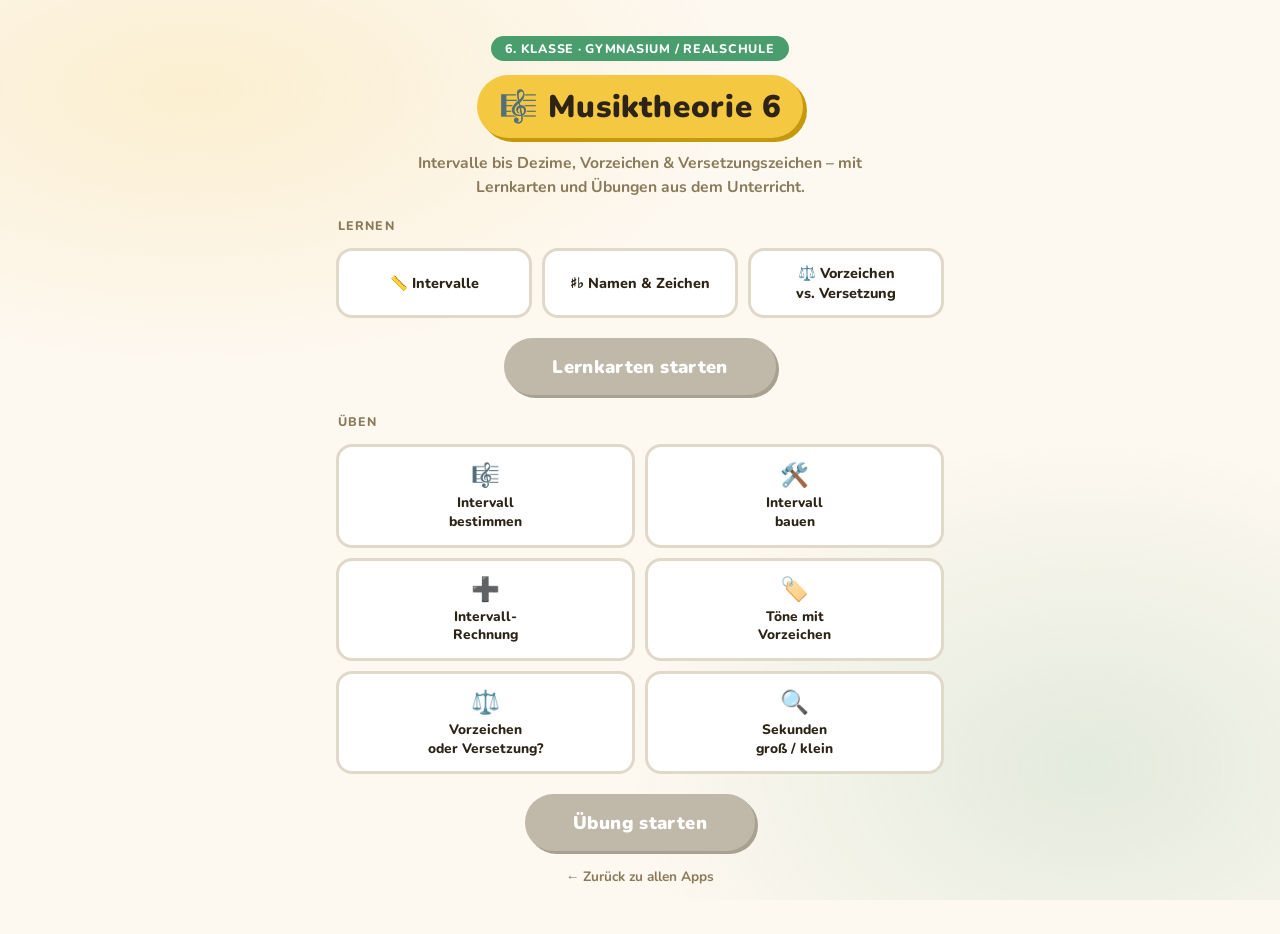
<file: musiktheorie-6/index.html>
<!DOCTYPE html>
<html lang="de">
<head>
<meta charset="UTF-8">
<meta name="viewport" content="width=device-width, initial-scale=1.0, user-scalable=no">
<title>Musiktheorie 6. Klasse</title>
<link href="https://fonts.googleapis.com/css2?family=Nunito:wght@700;800;900&amp;family=Nunito+Sans:wght@400;600;700&amp;display=swap" rel="stylesheet">
<style>
*, *::before, *::after { box-sizing: border-box; margin: 0; padding: 0; -webkit-tap-highlight-color: transparent; }

:root {
  --bg: #fdf8f0;
  --card: #ffffff;
  --ink: #2d2417;
  --muted: #8a7a5a;
  --yellow: #f5c842;
  --yellow-dk: #c49a0a;
  --green: #4a9e6e;
  --green-lt: #e8f5ee;
  --red: #e85d2f;
  --red-lt: #fdeee9;
  --blue: #3b6dbf;
  --blue-lt: #e8eef8;
  --purple: #7c4dba;
  --purple-lt: #f0eaf8;
  --r: 16px;
  --shadow: 0 2px 16px rgba(0,0,0,0.10);
}

html, body { width: 100%; min-height: 100%; background: var(--bg); font-family: 'Nunito', sans-serif; color: var(--ink); }

body::before {
  content: '';
  position: fixed; inset: 0;
  background:
    radial-gradient(ellipse 70% 50% at 15% 10%, rgba(245,200,66,.18) 0%, transparent 60%),
    radial-gradient(ellipse 60% 60% at 85% 85%, rgba(74,158,110,.14) 0%, transparent 60%);
  pointer-events: none; z-index: 0;
}

.screen { position: relative; z-index: 1; min-height: 100vh; display: flex; flex-direction: column; align-items: center; padding: 20px 16px 48px; }
.screen.hidden { display: none; }

#screen-start { gap: 14px; max-width: 640px; margin: 0 auto; padding-top: clamp(16px, 4vh, 40px); width: 100%; }

.app-title {
  background: var(--yellow); color: var(--ink);
  font-size: clamp(1.25rem, 5vw, 1.95rem); font-weight: 900;
  padding: 10px 22px; border-radius: 50px;
  letter-spacing: .02em; box-shadow: 4px 4px 0 var(--yellow-dk);
  text-align: center;
}

.grade-pill {
  display: inline-block; background: var(--green); color: #fff;
  font-size: .78rem; font-weight: 800; letter-spacing: .06em;
  text-transform: uppercase; padding: 4px 14px; border-radius: 50px;
}

.intro {
  font-size: .98rem; font-weight: 700; color: var(--muted);
  text-align: center; line-height: 1.5; max-width: 520px;
}

.section-label {
  font-size: .78rem; font-weight: 800; letter-spacing: .09em;
  text-transform: uppercase; color: var(--muted);
  align-self: flex-start; width: 100%; padding-left: 2px; margin-top: 4px;
}

.mode-grid { display: grid; grid-template-columns: 1fr 1fr; gap: 10px; width: 100%; }
@media (min-width: 560px) {
  .mode-grid.learn-grid { grid-template-columns: 1fr 1fr 1fr; }
}
.mode-btn {
  padding: 13px 10px; border: 3px solid #e0d8c8; border-radius: var(--r);
  background: var(--card); font-family: 'Nunito', sans-serif;
  font-size: .86rem; font-weight: 800; color: var(--ink);
  cursor: pointer; transition: all .18s; text-align: center; line-height: 1.35;
}
.mode-btn:hover { border-color: var(--green); background: var(--green-lt); }
.mode-btn.active { border-color: var(--green); background: var(--green); color: #fff; box-shadow: 3px 3px 0 #2d7a50; }
.mode-btn .emoji { display: block; font-size: 1.45rem; margin-bottom: 3px; }

.topic-btn {
  width: 100%; padding: 12px 10px; border: 3px solid #e0d8c8; border-radius: var(--r);
  background: var(--card); font-family: 'Nunito', sans-serif;
  font-size: .9rem; font-weight: 800; color: var(--ink);
  cursor: pointer; transition: all .18s; text-align: center;
}
.topic-btn:hover { border-color: var(--blue); background: var(--blue-lt); }
.topic-btn.active { border-color: var(--blue); background: var(--blue); color: #fff; box-shadow: 3px 3px 0 rgba(59,109,191,.4); }

.start-btn {
  padding: 16px 48px; background: var(--green); color: #fff; border: none;
  border-radius: 50px; font-family: 'Nunito', sans-serif; font-size: 1.15rem; font-weight: 900;
  cursor: pointer; box-shadow: 4px 4px 0 #2d7a50; transition: all .15s; letter-spacing: .02em;
  margin-top: 6px;
}
.start-btn:hover { transform: translateY(-2px); box-shadow: 4px 6px 0 #2d7a50; }
.start-btn:active { transform: translateY(1px); box-shadow: 2px 2px 0 #2d7a50; }
.start-btn:disabled { background: #c0b8a8; box-shadow: 3px 3px 0 #a8a090; cursor: not-allowed; transform: none; }

.hub-link {
  font-size: .85rem; font-weight: 700; color: var(--muted);
  text-decoration: none; margin-top: 2px;
}
.hub-link:hover { color: var(--ink); }

#screen-learn, #screen-exercise { gap: 14px; max-width: 640px; margin: 0 auto; padding-top: clamp(14px, 3vh, 32px); width: 100%; }

.ex-header { display: flex; align-items: center; justify-content: space-between; width: 100%; gap: 8px; }
.back-btn {
  padding: 8px 16px; background: transparent; border: 2px solid #e0d8c8; border-radius: 50px;
  font-family: 'Nunito', sans-serif; font-size: .88rem; font-weight: 700; color: var(--muted);
  cursor: pointer; transition: all .15s; white-space: nowrap;
}
.back-btn:hover { border-color: var(--ink); color: var(--ink); }
.score-pill {
  background: var(--card); border: 2px solid #e0d8c8; border-radius: 50px;
  padding: 6px 16px; font-size: .88rem; font-weight: 800; white-space: nowrap;
}
.score-pill .ok { color: var(--green); }

.mode-label {
  font-size: .75rem; font-weight: 800; letter-spacing: .08em;
  text-transform: uppercase; color: var(--muted); text-align: center; width: 100%;
}

.q-card {
  width: 100%; background: var(--card); border: 2px solid #e0d8c8; border-radius: 20px;
  padding: 18px 16px; box-shadow: var(--shadow);
  display: flex; flex-direction: column; align-items: center; gap: 12px;
}
.q-label { font-size: .75rem; font-weight: 800; letter-spacing: .08em; text-transform: uppercase; color: var(--muted); text-align: center; }
.q-prompt { font-size: 1.05rem; font-weight: 800; text-align: center; line-height: 1.4; }

.staff-wrap { width: 100%; max-width: 520px; }
.staff-wrap svg { width: 100%; height: auto; display: block; }
.piano-wrap { width: 100%; overflow-x: auto; -webkit-overflow-scrolling: touch; }
.piano-wrap svg { display: block; margin: 0 auto; }

.a-area { width: 100%; display: flex; flex-direction: column; align-items: center; gap: 10px; }
.a-label { font-size: .75rem; font-weight: 800; letter-spacing: .08em; text-transform: uppercase; color: var(--muted); align-self: flex-start; }

.choice-grid { display: grid; gap: 10px; width: 100%; }
.choice-grid.c2 { grid-template-columns: repeat(2, 1fr); }
.choice-grid.c3 { grid-template-columns: repeat(3, 1fr); }
.choice-grid.c4 { grid-template-columns: repeat(2, 1fr); }
@media (min-width: 480px) {
  .choice-grid.c4 { grid-template-columns: repeat(4, 1fr); }
}
.choice-btn {
  padding: 14px 8px; background: var(--card); border: 3px solid #e0d8c8; border-radius: var(--r);
  font-family: 'Nunito', sans-serif; font-size: clamp(.9rem, 3.2vw, 1.1rem); font-weight: 900;
  color: var(--ink); cursor: pointer; transition: all .15s; text-align: center; line-height: 1.25;
}
.choice-btn:hover:not(:disabled) { border-color: var(--blue); background: var(--blue-lt); transform: translateY(-2px); }
.choice-btn.correct { background: var(--green-lt) !important; border-color: var(--green) !important; color: var(--green) !important; }
.choice-btn.wrong { background: var(--red-lt) !important; border-color: var(--red) !important; color: var(--red) !important; }
.choice-btn:disabled { cursor: not-allowed; }

.feedback {
  width: 100%; padding: 12px 18px; border-radius: var(--r);
  font-size: 1.02rem; font-weight: 800; text-align: center; transition: all .25s; line-height: 1.4;
}
.feedback.ok { background: var(--green-lt); color: var(--green); border: 2px solid var(--green); }
.feedback.err { background: var(--red-lt); color: var(--red); border: 2px solid var(--red); }
.feedback.hidden { display: none; }

.next-btn {
  padding: 13px 40px; background: var(--blue); color: #fff; border: none;
  border-radius: 50px; font-family: 'Nunito', sans-serif; font-size: 1.05rem; font-weight: 900;
  cursor: pointer; box-shadow: 3px 3px 0 rgba(59,109,191,.4); transition: all .15s;
}
.next-btn:hover { transform: translateY(-2px); }
.next-btn.hidden { display: none; }

.flashcard {
  width: 100%; min-height: 340px; perspective: 1200px; cursor: pointer;
  border: none; background: none; font: inherit; color: inherit;
}
.flashcard-inner {
  position: relative; width: 100%; min-height: 340px;
  transition: transform .5s ease; transform-style: preserve-3d;
}
.flashcard.flipped .flashcard-inner { transform: rotateY(180deg); }
.face {
  position: absolute; inset: 0; backface-visibility: hidden;
  border-radius: 20px; box-shadow: var(--shadow); border: 2px solid #e0d8c8;
  display: flex; flex-direction: column; align-items: center; justify-content: center;
  gap: 10px; padding: 28px 18px 20px; background: var(--card);
}
.face.front { border-top: 10px solid var(--card-accent, var(--blue)); }
.face.back {
  transform: rotateY(180deg);
  border-top: 10px solid var(--card-accent, var(--blue));
  justify-content: flex-start; overflow-y: auto;
}
.face .term { font-size: clamp(1.7rem, 7vw, 2.8rem); font-weight: 900; line-height: 1.1; text-align: center; }
.face .symbol-huge { font-size: clamp(3.2rem, 14vw, 5rem); line-height: 1; font-family: serif; }
.face .hint { color: var(--muted); font-weight: 700; font-size: .92rem; }
.face .explain { font-size: 1rem; font-weight: 700; color: var(--muted); line-height: 1.5; max-width: 460px; text-align: center; }
.face .explain b { color: var(--ink); }
.face .example-box {
  background: var(--blue-lt); border-radius: 12px; padding: 10px 14px;
  font-weight: 800; font-size: .95rem; color: var(--blue); text-align: center;
}
.face .topic-tag {
  position: absolute; top: 12px; left: 12px;
  padding: 4px 12px; border-radius: 50px;
  font-size: .7rem; font-weight: 800; letter-spacing: .04em;
  text-transform: uppercase; color: #fff;
  background: var(--card-accent, var(--blue));
}
.compare-table {
  width: 100%; max-width: 420px; border-collapse: collapse; font-size: .82rem; font-weight: 700;
  margin-top: 4px;
}
.compare-table th, .compare-table td {
  border: 1.5px solid #e0d8c8; padding: 6px 8px; text-align: left;
}
.compare-table th { background: var(--blue-lt); color: var(--blue); font-weight: 900; }
.card-nav { display: flex; align-items: center; justify-content: center; gap: 16px; width: 100%; }
.nav-round {
  width: 52px; height: 52px; border-radius: 50%; border: 3px solid #e0d8c8;
  background: var(--card); font-size: 1.4rem; font-weight: 900; cursor: pointer;
  font-family: 'Nunito', sans-serif; color: var(--ink); transition: all .15s;
}
.nav-round:hover { border-color: var(--blue); background: var(--blue-lt); }
.nav-round:disabled { opacity: .4; cursor: not-allowed; }
.card-count { font-weight: 800; color: var(--muted); min-width: 64px; text-align: center; }

#screen-summary { justify-content: center; gap: 0; }
.summary-card {
  background: var(--card); border: 2px solid #e0d8c8; border-radius: 24px;
  padding: 40px 32px; box-shadow: var(--shadow);
  display: flex; flex-direction: column; align-items: center; gap: 16px;
  max-width: 400px; width: 100%; text-align: center;
}
.summary-emoji { font-size: 4rem; line-height: 1; }
.summary-title { font-size: 1.6rem; font-weight: 900; }
.summary-score { font-size: 1.05rem; font-weight: 700; color: var(--muted); }
.summary-actions { display: flex; gap: 12px; justify-content: center; flex-wrap: wrap; margin-top: 8px; }

.math-row {
  display: flex; flex-wrap: wrap; align-items: center; justify-content: center; gap: 8px;
  font-size: 1.15rem; font-weight: 900;
}
.math-chip {
  background: var(--blue-lt); color: var(--blue); border-radius: 12px;
  padding: 8px 12px; font-weight: 900;
}
.fact-list { text-align: left; max-width: 420px; width: 100%; padding: 0 8px; }
.fact-list li { margin: 6px 0; font-weight: 700; color: var(--muted); line-height: 1.4; }
.fact-list li b { color: var(--ink); }

.mini-staff { width: 100%; max-width: 300px; }
</style>
</head>
<body>

<!-- ═══════════════ START ═══════════════ -->
<div id="screen-start" class="screen">
  <span class="grade-pill">6. Klasse · Gymnasium / Realschule</span>
  <h1 class="app-title">🎼 Musiktheorie 6</h1>
  <p class="intro">Intervalle bis Dezime, Vorzeichen &amp; Versetzungszeichen – mit Lernkarten und Übungen aus dem Unterricht.</p>

  <p class="section-label">Lernen</p>
  <div class="mode-grid learn-grid">
    <button class="topic-btn" data-learn="intervalle" onclick="selectLearn(this)">📏 Intervalle</button>
    <button class="topic-btn" data-learn="vorzeichen" onclick="selectLearn(this)">♯♭ Namen &amp; Zeichen</button>
    <button class="topic-btn" data-learn="versetzung" onclick="selectLearn(this)">⚖️ Vorzeichen vs.&nbsp;Versetzung</button>
  </div>
  <button class="start-btn" id="btn-learn" onclick="startLearn()" disabled>Lernkarten starten</button>

  <p class="section-label">Üben</p>
  <div class="mode-grid">
    <button class="mode-btn" data-mode="staff-interval" onclick="selectMode(this)">
      <span class="emoji">🎼</span>Intervall<br>bestimmen
    </button>
    <button class="mode-btn" data-mode="build-interval" onclick="selectMode(this)">
      <span class="emoji">🛠️</span>Intervall<br>bauen
    </button>
    <button class="mode-btn" data-mode="interval-math" onclick="selectMode(this)">
      <span class="emoji">➕</span>Intervall-<br>Rechnung
    </button>
    <button class="mode-btn" data-mode="note-names" onclick="selectMode(this)">
      <span class="emoji">🏷️</span>Töne mit<br>Vorzeichen
    </button>
    <button class="mode-btn" data-mode="vor-vs-vers" onclick="selectMode(this)">
      <span class="emoji">⚖️</span>Vorzeichen<br>oder Versetzung?
    </button>
    <button class="mode-btn" data-mode="sekunden" onclick="selectMode(this)">
      <span class="emoji">🔍</span>Sekunden<br>groß / klein
    </button>
  </div>

  <button class="start-btn" id="btn-start" onclick="startPractice()" disabled>Übung starten</button>
  <a class="hub-link" href="../index.html">← Zurück zu allen Apps</a>
</div>

<!-- ═══════════════ LEARN ═══════════════ -->
<div id="screen-learn" class="screen hidden">
  <div class="ex-header">
    <button class="back-btn" onclick="goHome()">← Zurück</button>
    <div class="score-pill" id="learn-topic-pill">Lernen</div>
  </div>
  <button class="flashcard" id="flashcard" onclick="this.classList.toggle('flipped')" aria-label="Karte umdrehen">
    <div class="flashcard-inner">
      <div class="face front" id="card-front"></div>
      <div class="face back" id="card-back"></div>
    </div>
  </button>
  <div class="card-nav">
    <button class="nav-round" id="card-prev" onclick="prevCard()" aria-label="Vorherige">←</button>
    <span class="card-count" id="card-count">1 / 1</span>
    <button class="nav-round" id="card-next" onclick="nextCard()" aria-label="Nächste">→</button>
  </div>
</div>

<!-- ═══════════════ EXERCISE ═══════════════ -->
<div id="screen-exercise" class="screen hidden">
  <div class="ex-header">
    <button class="back-btn" onclick="goHome()">← Zurück</button>
    <div class="score-pill"><span class="ok" id="sc-ok">0</span> / <span id="sc-total">0</span></div>
  </div>
  <p class="mode-label" id="mode-label"></p>
  <div class="q-card" id="q-card"></div>
  <div class="a-area" id="a-area"></div>
  <div class="feedback hidden" id="feedback"></div>
  <button class="next-btn hidden" id="btn-next" onclick="nextQuestion()">Weiter →</button>
</div>

<!-- ═══════════════ SUMMARY ═══════════════ -->
<div id="screen-summary" class="screen hidden">
  <div class="summary-card">
    <div class="summary-emoji" id="summary-emoji"></div>
    <h2 class="summary-title" id="summary-title"></h2>
    <p class="summary-score" id="summary-score"></p>
    <div class="summary-actions">
      <button class="start-btn" onclick="startPractice()">Nochmal</button>
      <button class="back-btn" style="padding:16px 24px;font-size:1rem" onclick="goHome()">← Zur Auswahl</button>
    </div>
  </div>
</div>

<script>
// ══════════════════════════════════════════════
// CONSTANTS & DATA
// ══════════════════════════════════════════════
const ROUND_SIZE = 10;
const LINE_YS = [30, 40, 50, 60, 70];
const NR = 7;
const WKW = 36;
const WKH = 88;
const BKW = 22;
const BKH = 54;

// White keys C4–E5 (treble)
const WHITES = [
  { k:'C4', n:'C', y:80, ledger:[80], deg:0 },
  { k:'D4', n:'D', y:75, ledger:[], deg:1 },
  { k:'E4', n:'E', y:70, ledger:[], deg:2 },
  { k:'F4', n:'F', y:65, ledger:[], deg:3 },
  { k:'G4', n:'G', y:60, ledger:[], deg:4 },
  { k:'A4', n:'A', y:55, ledger:[], deg:5 },
  { k:'H4', n:'H', y:50, ledger:[], deg:6 },
  { k:'C5', n:'C', y:45, ledger:[], deg:7 },
  { k:'D5', n:'D', y:40, ledger:[], deg:8 },
  { k:'E5', n:'E', y:35, ledger:[], deg:9 },
];

const BLACKS = [
  { i:0, k:'Cis4' }, { i:1, k:'Dis4' },
  { i:3, k:'Fis4' }, { i:4, k:'Gis4' }, { i:5, k:'Ais4' },
  { i:7, k:'Cis5' }, { i:8, k:'Dis5' },
];

const INTERVALS = [
  { name:'Prime',   steps:0, num:1, tip:'Gleicher Ton – Abstand 0 (wird mitgezählt!)' },
  { name:'Sekunde', steps:1, num:2, tip:'Nachbarnote, z. B. C → D' },
  { name:'Terz',    steps:2, num:3, tip:'Zwei Schritte, z. B. C → E' },
  { name:'Quarte',  steps:3, num:4, tip:'Drei Schritte, z. B. C → F' },
  { name:'Quinte',  steps:4, num:5, tip:'Vier Schritte, z. B. C → G' },
  { name:'Sexte',   steps:5, num:6, tip:'Fünf Schritte, z. B. C → A' },
  { name:'Septime', steps:6, num:7, tip:'Sechs Schritte, z. B. C → H' },
  { name:'Oktave',  steps:7, num:8, tip:'Sieben Schritte, z. B. C → c' },
  { name:'None',    steps:8, num:9, tip:'Oktave + Sekunde, z. B. C → d' },
  { name:'Dezime',  steps:9, num:10, tip:'Oktave + Terz, z. B. C → e' },
];

const SHARP_NAMES = {
  C:'Cis', D:'Dis', E:'Eis', F:'Fis', G:'Gis', A:'Ais', H:'His'
};
const FLAT_NAMES = {
  C:'Ces', D:'Des', E:'Es', F:'Fes', G:'Ges', A:'As', H:'B'
};

const ACCIDENTAL_NOTES = [
  { base:'C', acc:'♯', name:'Cis', explain:'C + Kreuz → Cis' },
  { base:'D', acc:'♯', name:'Dis', explain:'D + Kreuz → Dis' },
  { base:'F', acc:'♯', name:'Fis', explain:'F + Kreuz → Fis' },
  { base:'G', acc:'♯', name:'Gis', explain:'G + Kreuz → Gis' },
  { base:'A', acc:'♯', name:'Ais', explain:'A + Kreuz → Ais' },
  { base:'E', acc:'♯', name:'Eis', explain:'E + Kreuz → Eis (selten)' },
  { base:'H', acc:'♯', name:'His', explain:'H + Kreuz → His (selten)' },
  { base:'C', acc:'♭', name:'Ces', explain:'C + Be → Ces' },
  { base:'D', acc:'♭', name:'Des', explain:'D + Be → Des' },
  { base:'E', acc:'♭', name:'Es', explain:'E + Be → Es (nicht „Ees“!)' },
  { base:'F', acc:'♭', name:'Fes', explain:'F + Be → Fes' },
  { base:'G', acc:'♭', name:'Ges', explain:'G + Be → Ges' },
  { base:'A', acc:'♭', name:'As', explain:'A + Be → As (nicht „Aes“!)' },
  { base:'H', acc:'♭', name:'B', explain:'H + Be → B (nicht „Hes“!)' },
];

const LEARN_INTERVALLE = [
  {
    topic: 'Intervalle',
    front: 'Was ist ein Intervall?',
    backTitle: 'Abstand zwischen zwei Tönen',
    explain: 'Ein Intervall gibt den <b>Abstand</b> zwischen zwei Tönen an – nacheinander (melodisch) oder gleichzeitig (harmonisch).',
    example: 'Merke: Der erste Ton wird mitgezählt!',
    accent: '#3b6dbf',
  },
  {
    topic: 'Intervalle',
    front: 'Mitzählen!',
    backTitle: 'Der Startton zählt mit',
    explain: 'Bei der Intervallbestimmung zählt der <b>erste Ton als 1</b>. Von C nach F: C–D–E–F = <b>4 Töne = Quarte</b>.',
    example: 'C → F = Quarte',
    accent: '#c49a0a',
    steps: 3,
  },
  ...INTERVALS.map((iv, i) => ({
    topic: 'Intervalle',
    front: iv.name,
    backTitle: `${iv.name} (${iv.num})`,
    explain: `Die <b>${iv.name}</b> umfasst ${iv.num} Stammtöne. ${iv.tip}.`,
    example: iv.tip,
    accent: ['#3b6dbf','#4a9e6e','#7c4dba','#c49a0a','#e85d2f'][i % 5],
    steps: iv.steps,
  })),
];

const LEARN_VORZEICHEN = [
  {
    topic: 'Zeichen',
    frontSymbol: '♯',
    front: 'Kreuz',
    backTitle: 'Kreuz ♯',
    explain: 'Ein Kreuz <b>erhöht</b> einen Ton um einen <b>Halbton</b>. An den Namen wird meist <b>-is</b> angehängt: C → Cis, F → Fis.',
    example: 'C♯ = Cis · G♯ = Gis',
    accent: '#7c4dba',
  },
  {
    topic: 'Zeichen',
    frontSymbol: '♭',
    front: 'Be',
    backTitle: 'Be ♭',
    explain: 'Ein Be <b>erniedrigt</b> einen Ton um einen <b>Halbton</b>. Meist Endung <b>-es</b>. Ausnahmen: <b>Es, As, B</b>.',
    example: 'E♭ = Es · A♭ = As · H♭ = B',
    accent: '#3b6dbf',
  },
  {
    topic: 'Zeichen',
    frontSymbol: '♮',
    front: 'Auflösungszeichen',
    backTitle: 'Auflösungszeichen ♮',
    explain: 'Das Auflösungszeichen <b>hebt</b> ein Kreuz oder Be wieder auf. Die Note wird wieder zum Stammtön.',
    example: 'Cis + ♮ → wieder C',
    accent: '#4a9e6e',
  },
  {
    topic: 'Namen',
    front: 'Ausnahmen bei Bes',
    backTitle: 'Es · As · B',
    explain: '<b>E♭</b> heißt <b>Es</b> (nicht Ees). <b>A♭</b> heißt <b>As</b> (nicht Aes). <b>H♭</b> heißt <b>B</b> (nicht Hes).',
    example: 'Im Deutschen: H + Be = B',
    accent: '#e85d2f',
  },
  {
    topic: 'Reihenfolge',
    front: 'Reihenfolge der Kreuze',
    backTitle: 'fis – cis – gis – dis – ais – eis',
    explain: 'Vorzeichen hinter dem Schlüssel folgen einer festen Reihenfolge. Kreuze: <b>fis, cis, gis, dis, ais, eis</b>.',
    example: 'Zwei Kreuze = Fis und Cis',
    accent: '#7c4dba',
  },
  {
    topic: 'Reihenfolge',
    front: 'Reihenfolge der Bes',
    backTitle: 'b – es – as – des – ges – ces',
    explain: 'Bes erscheinen in der Reihenfolge <b>b, es, as, des, ges, ces</b>.',
    example: 'Zwei Bes = B und Es',
    accent: '#3b6dbf',
  },
];

const LEARN_VERSETZUNG = [
  {
    topic: 'Vergleich',
    front: 'Vorzeichen',
    backTitle: 'Vorzeichen = Tonart',
    explain: 'Vorzeichen stehen <b>direkt hinter dem Notenschlüssel</b> (vor der Taktangabe). Sie bestimmen die <b>Tonart</b> und gelten bis zum Tonartenwechsel – in <b>allen Oktaven</b>.',
    example: 'Zwei Kreuze → jedes F = Fis, jedes C = Cis',
    accent: '#3b6dbf',
  },
  {
    topic: 'Vergleich',
    front: 'Versetzungszeichen',
    backTitle: 'Versetzung = einzelne Note',
    explain: 'Versetzungszeichen stehen <b>unmittelbar vor dem Notenkopf</b>. Sie gelten grundsätzlich nur <b>bis zum Taktende</b> und nur in der <b>selben Oktavlage</b>.',
    example: 'Gis im Takt → nächstes G im gleichen Takt auch Gis',
    accent: '#e85d2f',
  },
  {
    topic: 'Vergleich',
    front: 'Position',
    backTitle: 'Wo stehen sie?',
    explain: '<b>Vorzeichen:</b> hinter dem Schlüssel.<br><b>Versetzungszeichen:</b> direkt vor der Note.',
    example: 'Gleiche Symbole ♯ ♭ ♮ – unterschiedliche Wirkung',
    accent: '#c49a0a',
    compare: true,
  },
  {
    topic: 'Vergleich',
    front: 'Gültigkeit',
    backTitle: 'Wie lange gelten sie?',
    explain: '<b>Vorzeichen:</b> fürs ganze Stück (bis Tonartenwechsel).<br><b>Versetzung:</b> bis zum Taktstrich (außer übergebundene Noten).',
    example: '♮ kann ein Vorzeichen im Takt vorübergehend aufheben',
    accent: '#4a9e6e',
  },
  {
    topic: 'Vergleich',
    front: 'Oktaven',
    backTitle: 'Welche Oktaven?',
    explain: '<b>Vorzeichen</b> gelten in <b>allen</b> Oktavlagen.<br><b>Versetzungszeichen</b> nur in der <b>gleichen</b> Oktave.',
    example: 'Fis-Vorzeichen → jedes F. Gis-Versetzung → nur dieses Gis.',
    accent: '#7c4dba',
  },
  {
    topic: 'Merksatz',
    front: 'Merksatz',
    backTitle: 'Tonart vs. Ausnahme',
    explain: '<b>Vorzeichen</b> bestimmen die grundlegenden Tonhöhen eines Stücks. <b>Versetzungszeichen</b> verändern einzelne Töne vorübergehend.',
    example: 'Vorzeichen = Regel · Versetzung = Ausnahme im Takt',
    accent: '#3b6dbf',
  },
];

const LEARN_SETS = {
  intervalle: LEARN_INTERVALLE,
  vorzeichen: LEARN_VORZEICHEN,
  versetzung: LEARN_VERSETZUNG,
};

const LEARN_LABELS = {
  intervalle: 'Intervalle',
  vorzeichen: 'Namen & Zeichen',
  versetzung: 'Vorzeichen vs. Versetzung',
};

const MODE_LABELS = {
  'staff-interval': '🎼 Intervall bestimmen',
  'build-interval': '🛠️ Intervall bauen',
  'interval-math': '➕ Intervall-Rechnung',
  'note-names': '🏷️ Töne mit Vorzeichen',
  'vor-vs-vers': '⚖️ Vorzeichen oder Versetzung?',
  'sekunden': '🔍 Sekunden groß / klein',
};

// Quiz facts for Vorzeichen vs Versetzung
const VOR_VS_VERS = [
  {
    q: 'Wo stehen Vorzeichen?',
    answer: 'Hinter dem Notenschlüssel',
    wrong: ['Direkt vor dem Notenkopf', 'Nur unter dem Notensystem', 'Am Ende jeder Zeile'],
    hint: 'Vorzeichen stehen hinter dem Schlüssel und bestimmen die Tonart.',
  },
  {
    q: 'Wo stehen Versetzungszeichen?',
    answer: 'Direkt vor dem Notenkopf',
    wrong: ['Hinter dem Notenschlüssel', 'Nur in der ersten Zeile', 'Über dem Taktstrich'],
    hint: 'Versetzungszeichen stehen unmittelbar vor der Note.',
  },
  {
    q: 'Wie lange gilt ein Versetzungszeichen normalerweise?',
    answer: 'Bis zum Ende des Takts',
    wrong: ['Für das ganze Stück', 'Nur für genau eine Note', 'Bis zum nächsten Vorzeichen'],
    hint: 'Nach dem Taktstrich verliert es normalerweise seine Gültigkeit.',
  },
  {
    q: 'Für welche Oktaven gelten Vorzeichen?',
    answer: 'Für alle Oktavlagen',
    wrong: ['Nur die gezeigte Oktave', 'Nur die mittlere Lage', 'Nur die erste Zeile'],
    hint: 'Ein Fis-Vorzeichen gilt für jedes F – hoch und tief.',
  },
  {
    q: 'Für welche Oktaven gilt ein Versetzungszeichen?',
    answer: 'Nur dieselbe Oktavlage',
    wrong: ['Alle Oktaven', 'Nur tiefere Oktaven', 'Nur höhere Oktaven'],
    hint: 'Ein Gis gilt nicht automatisch für ein G in anderer Oktave.',
  },
  {
    q: 'Was bestimmen Vorzeichen?',
    answer: 'Die Tonart des Stücks',
    wrong: ['Nur den Rhythmus', 'Nur die Lautstärke', 'Nur den Takt'],
    hint: 'Vorzeichen hinter dem Schlüssel legen die Tonart fest.',
  },
  {
    q: 'Was macht ein Auflösungszeichen (♮) bei einem Vorzeichen?',
    answer: 'Hebt es im Takt vorübergehend auf',
    wrong: ['Löscht die Tonart dauerhaft', 'Erhöht den Ton um einen Ganzton', 'Erniedrigt den Ton um einen Halbton'],
    hint: '♮ setzt die Note im Takt wieder auf den Stammtön zurück.',
  },
  {
    q: 'Gilt ein Versetzungszeichen auch für dieselbe Note später im gleichen Takt?',
    answer: 'Ja, in derselben Oktave',
    wrong: ['Nein, nie', 'Nur wenn ein Bogen da ist', 'Nur bei Vorzeichen'],
    hint: 'Im gleichen Takt und gleicher Oktave bleibt die Versetzung wirksam.',
  },
];

// Seconds: major (Ganzton) / minor (Halbton) – diatonic examples on staff degrees
const SECONDS = [
  { lo:'C4', hi:'D4', quality:'groß', tip:'C–D ist ein Ganzton → große Sekunde' },
  { lo:'D4', hi:'E4', quality:'groß', tip:'D–E ist ein Ganzton → große Sekunde' },
  { lo:'E4', hi:'F4', quality:'klein', tip:'E–F ist ein Halbton → kleine Sekunde' },
  { lo:'F4', hi:'G4', quality:'groß', tip:'F–G ist ein Ganzton → große Sekunde' },
  { lo:'G4', hi:'A4', quality:'groß', tip:'G–A ist ein Ganzton → große Sekunde' },
  { lo:'A4', hi:'H4', quality:'groß', tip:'A–H ist ein Ganzton → große Sekunde' },
  { lo:'H4', hi:'C5', quality:'klein', tip:'H–C ist ein Halbton → kleine Sekunde' },
  { lo:'C5', hi:'D5', quality:'groß', tip:'C–D ist ein Ganzton → große Sekunde' },
  { lo:'D5', hi:'E5', quality:'groß', tip:'D–E ist ein Ganzton → große Sekunde' },
];

// ── STATE ──
let S = {
  mode: null,
  learnTopic: null,
  cardIdx: 0,
  cards: [],
  answered: false,
  ok: 0,
  total: 0,
  current: null,
};

function $id(id) { return document.getElementById(id); }
function shuffle(a) {
  const arr = [...a];
  for (let i = arr.length - 1; i > 0; i--) {
    const j = Math.floor(Math.random() * (i + 1));
    [arr[i], arr[j]] = [arr[j], arr[i]];
  }
  return arr;
}
function showScreen(id) {
  document.querySelectorAll('.screen').forEach(s => s.classList.add('hidden'));
  $id(id).classList.remove('hidden');
}
function goHome() {
  S.mode = null;
  S.learnTopic = null;
  document.querySelectorAll('.mode-btn').forEach(b => b.classList.remove('active'));
  document.querySelectorAll('.topic-btn').forEach(b => b.classList.remove('active'));
  $id('btn-start').disabled = true;
  $id('btn-learn').disabled = true;
  showScreen('screen-start');
}
function whiteByKey(k) { return WHITES.find(w => w.k === k); }
function escapeAttr(s) {
  return String(s).replace(/&/g,'&amp;').replace(/"/g,'&quot;').replace(/'/g,'&#39;');
}

// ══════════════════════════════════════════════
// LEARN MODE
// ══════════════════════════════════════════════
function selectLearn(btn) {
  S.learnTopic = btn.dataset.learn;
  document.querySelectorAll('.topic-btn').forEach(b => b.classList.remove('active'));
  btn.classList.add('active');
  $id('btn-learn').disabled = false;
}

function startLearn() {
  if (!S.learnTopic) return;
  S.cards = shuffle(LEARN_SETS[S.learnTopic]);
  $id('learn-topic-pill').textContent = LEARN_LABELS[S.learnTopic];
  S.cardIdx = 0;
  showScreen('screen-learn');
  renderCard();
}

function renderCard() {
  const card = S.cards[S.cardIdx];
  const fc = $id('flashcard');
  fc.classList.remove('flipped');
  fc.style.setProperty('--card-accent', card.accent || '#3b6dbf');

  const front = $id('card-front');
  const back = $id('card-back');
  const topicTag = card.topic ? `<span class="topic-tag">${card.topic}</span>` : '';

  let frontHtml = topicTag;
  if (card.frontSymbol) {
    frontHtml += `<div class="symbol-huge">${card.frontSymbol}</div><div class="term" style="font-size:1.5rem">${card.front}</div>`;
  } else {
    frontHtml += `<div class="term">${card.front}</div>`;
  }
  frontHtml += `<div class="hint">👆 Tippen zum Umdrehen</div>`;
  front.innerHTML = frontHtml;

  let backHtml = topicTag;
  backHtml += `<div class="term" style="font-size:clamp(1.25rem,5.5vw,1.85rem)">${card.backTitle}</div>`;
  backHtml += `<div class="explain">${card.explain}</div>`;
  if (card.example) backHtml += `<div class="example-box">${card.example}</div>`;

  if (card.steps != null) {
    const lo = 0;
    const hi = Math.min(lo + card.steps, WHITES.length - 1);
    backHtml += `<div class="mini-staff">${staffNotesSVG([WHITES[lo], WHITES[hi]])}</div>`;
  }

  if (card.compare) {
    backHtml += `<table class="compare-table">
      <tr><th></th><th>Vorzeichen</th><th>Versetzung</th></tr>
      <tr><td><b>Ort</b></td><td>hinter Schlüssel</td><td>vor Note</td></tr>
      <tr><td><b>Dauer</b></td><td>bis Tonartenwechsel</td><td>bis Taktende</td></tr>
      <tr><td><b>Oktave</b></td><td>alle</td><td>nur dieselbe</td></tr>
    </table>`;
  }

  back.innerHTML = backHtml;

  $id('card-count').textContent = `${S.cardIdx + 1} / ${S.cards.length}`;
  $id('card-prev').disabled = S.cardIdx === 0;
  $id('card-next').disabled = S.cardIdx >= S.cards.length - 1;
}

function prevCard() {
  if (S.cardIdx <= 0) return;
  S.cardIdx--;
  renderCard();
}
function nextCard() {
  if (S.cardIdx >= S.cards.length - 1) return;
  S.cardIdx++;
  renderCard();
}

// ══════════════════════════════════════════════
// PRACTICE SETUP
// ══════════════════════════════════════════════
function selectMode(btn) {
  S.mode = btn.dataset.mode;
  document.querySelectorAll('.mode-btn').forEach(b => b.classList.remove('active'));
  btn.classList.add('active');
  $id('btn-start').disabled = false;
}

function startPractice() {
  if (!S.mode) return;
  S.ok = 0; S.total = 0; S.answered = false;
  updateScore();
  $id('mode-label').textContent = MODE_LABELS[S.mode];
  showScreen('screen-exercise');
  nextQuestion();
}

function updateScore() {
  $id('sc-ok').textContent = S.ok;
  $id('sc-total').textContent = ROUND_SIZE;
}

function showSummary() {
  const pct = S.total > 0 ? Math.round(S.ok / S.total * 100) : 0;
  const emoji = pct === 100 ? '🏆' : pct >= 80 ? '⭐' : pct >= 60 ? '👍' : '💪';
  const msg = pct === 100 ? 'Perfekt! Alles richtig!' : pct >= 80 ? 'Super gemacht!' : pct >= 60 ? 'Gut! Weiter üben!' : 'Nicht aufgeben!';
  $id('summary-emoji').textContent = emoji;
  $id('summary-title').textContent = msg;
  $id('summary-score').textContent = `${S.ok} von ${S.total} Fragen richtig (${pct} %)`;
  showScreen('screen-summary');
}

// ══════════════════════════════════════════════
// QUESTION GENERATION
// ══════════════════════════════════════════════
function nextQuestion() {
  if (S.total >= ROUND_SIZE) {
    showSummary();
    return;
  }
  S.answered = false;
  $id('feedback').className = 'feedback hidden';
  $id('btn-next').className = 'next-btn hidden';

  const makers = {
    'staff-interval': makeIntervalQuestion,
    'build-interval': makeBuildQuestion,
    'interval-math': makeMathQuestion,
    'note-names': makeNoteNameQuestion,
    'vor-vs-vers': makeVorVsVersQuestion,
    'sekunden': makeSekundeQuestion,
  };
  S.current = makers[S.mode]();
  renderQuestion();
}

function makeIntervalQuestion() {
  const possible = INTERVALS.filter(iv => iv.steps < WHITES.length);
  const iv = possible[Math.floor(Math.random() * possible.length)];
  const maxLo = WHITES.length - 1 - iv.steps;
  const lo = Math.floor(Math.random() * (maxLo + 1));
  const hi = lo + iv.steps;
  return {
    type: 'interval',
    answer: iv.name,
    lo: WHITES[lo],
    hi: WHITES[hi],
    hint: `Von ${WHITES[lo].n} nach ${WHITES[hi].n}: ${iv.num} Stammtöne = ${iv.name}.`,
  };
}

function makeBuildQuestion() {
  // Prefer Sekunde–Oktave for building clarity
  const pool = INTERVALS.filter(iv => iv.steps >= 1 && iv.steps <= 7);
  const iv = pool[Math.floor(Math.random() * pool.length)];
  const up = Math.random() < 0.55;
  let loIdx, hiIdx;
  if (up) {
    const maxLo = WHITES.length - 1 - iv.steps;
    loIdx = Math.floor(Math.random() * (maxLo + 1));
    hiIdx = loIdx + iv.steps;
  } else {
    const minHi = iv.steps;
    hiIdx = minHi + Math.floor(Math.random() * (WHITES.length - minHi));
    loIdx = hiIdx - iv.steps;
  }
  const start = up ? WHITES[loIdx] : WHITES[hiIdx];
  const target = up ? WHITES[hiIdx] : WHITES[loIdx];
  const dirLabel = up ? 'aufwärts' : 'abwärts';
  return {
    type: 'build',
    answer: target.n,
    answerKey: target.k,
    start,
    target,
    iv,
    up,
    prompt: `Ausgangspunkt: <b>${start.n}</b> · ${iv.name} ${dirLabel} – welcher Ton?`,
    hint: `${start.n} ${up ? '+' : '−'} ${iv.name} = ${target.n}.`,
  };
}

function makeMathQuestion() {
  // Generate valid arithmetic with interval numbers 1–8
  const ops = [
    () => {
      const a = 2 + Math.floor(Math.random() * 5); // 2–6
      const b = 1 + Math.floor(Math.random() * Math.min(4, a - 1));
      return { parts: [a, '-', b], result: a - b };
    },
    () => {
      const a = 1 + Math.floor(Math.random() * 4);
      const b = 1 + Math.floor(Math.random() * 4);
      const sum = a + b;
      if (sum > 8) return { parts: [a, '+', b, '-', (sum - 8)], result: 8 };
      return { parts: [a, '+', b], result: sum };
    },
    () => {
      const a = 3 + Math.floor(Math.random() * 4); // 3–6
      const b = 2 + Math.floor(Math.random() * 3); // 2–4
      const c = 1 + Math.floor(Math.random() * 3);
      let r = a + b - c;
      if (r < 1) { r = a - b + c; return { parts: [a, '-', b, '+', c], result: r }; }
      if (r > 10) { r = a - b + 1; return { parts: [a, '-', b, '+', 1], result: r }; }
      return { parts: [a, '+', b, '-', c], result: r };
    },
  ];
  const expr = ops[Math.floor(Math.random() * ops.length)]();
  const nameOf = n => (INTERVALS.find(i => i.num === n) || { name: String(n) }).name;
  const answer = nameOf(expr.result);
  const chips = expr.parts.map(p => {
    if (typeof p === 'number') return `<span class="math-chip">${nameOf(p)} (${p})</span>`;
    return `<span>${p}</span>`;
  }).join('');
  return {
    type: 'math',
    answer,
    resultNum: expr.result,
    chips,
    hint: `Rechnung = ${expr.result} → ${answer}.`,
  };
}

function makeNoteNameQuestion() {
  const item = ACCIDENTAL_NOTES[Math.floor(Math.random() * ACCIDENTAL_NOTES.length)];
  const note = WHITES.find(w => w.n === item.base) || WHITES[0];
  // Build wrong options from same accidental family
  const sameAcc = ACCIDENTAL_NOTES.filter(n => n.acc === item.acc && n.name !== item.name);
  const wrong = shuffle(sameAcc).slice(0, 3).map(n => n.name);
  while (wrong.length < 3) {
    const extra = ACCIDENTAL_NOTES[Math.floor(Math.random() * ACCIDENTAL_NOTES.length)].name;
    if (extra !== item.name && !wrong.includes(extra)) wrong.push(extra);
  }
  return {
    type: 'note-name',
    answer: item.name,
    symbol: item.acc,
    note,
    choices: shuffle([item.name, ...wrong.slice(0, 3)]),
    hint: item.explain,
  };
}

function makeVorVsVersQuestion() {
  const item = VOR_VS_VERS[Math.floor(Math.random() * VOR_VS_VERS.length)];
  return {
    type: 'vor-vs-vers',
    answer: item.answer,
    q: item.q,
    choices: shuffle([item.answer, ...item.wrong]),
    hint: item.hint,
  };
}

function makeSekundeQuestion() {
  const item = SECONDS[Math.floor(Math.random() * SECONDS.length)];
  const lo = whiteByKey(item.lo);
  const hi = whiteByKey(item.hi);
  return {
    type: 'sekunde',
    answer: item.quality,
    lo, hi,
    tip: item.tip,
    hint: item.tip,
  };
}

function renderQuestion() {
  const q = S.current;
  const qCard = $id('q-card');
  const aArea = $id('a-area');
  qCard.innerHTML = '';
  aArea.innerHTML = '';

  if (q.type === 'interval') {
    qCard.innerHTML = `
      <p class="q-label">Welches Intervall siehst du?</p>
      <div class="staff-wrap">${staffNotesSVG([q.lo, q.hi])}</div>
      <div class="piano-wrap">${pianoSVG([q.lo.k, q.hi.k])}</div>`;
    aArea.innerHTML = `
      <p class="a-label">Wähle den Namen:</p>
      <div class="choice-grid c2">${choiceButtons(intervalChoiceNames(q.answer), q.answer)}</div>`;
  } else if (q.type === 'build') {
    qCard.innerHTML = `
      <p class="q-label">Intervall bauen</p>
      <p class="q-prompt">${q.prompt}</p>
      <div class="staff-wrap">${staffNotesSVG([q.start], -1, true)}</div>`;
    const opts = buildNoteChoices(q.answer, q.start.n);
    aArea.innerHTML = `
      <p class="a-label">Zielton:</p>
      <div class="choice-grid c4">${choiceButtons(opts, q.answer)}</div>`;
  } else if (q.type === 'math') {
    qCard.innerHTML = `
      <p class="q-label">Intervall-Rechnung</p>
      <p class="q-prompt">Setze die Zahlen ein und löse:</p>
      <div class="math-row">${q.chips}<span>=</span><span class="math-chip">?</span></div>`;
    const names = INTERVALS.filter(i => i.num >= 1 && i.num <= 10).map(i => i.name);
    let wrong = shuffle(names.filter(n => n !== q.answer)).slice(0, 3);
    aArea.innerHTML = `
      <p class="a-label">Ergebnis-Intervall:</p>
      <div class="choice-grid c2">${choiceButtons(shuffle([q.answer, ...wrong]), q.answer)}</div>`;
  } else if (q.type === 'note-name') {
    qCard.innerHTML = `
      <p class="q-label">Wie heißt dieser Ton?</p>
      <div class="staff-wrap">${staffAccidentalSVG(q.note, q.symbol)}</div>`;
    aArea.innerHTML = `
      <p class="a-label">Tonname:</p>
      <div class="choice-grid c2">${choiceButtons(q.choices, q.answer)}</div>`;
  } else if (q.type === 'vor-vs-vers') {
    qCard.innerHTML = `
      <p class="q-label">Vorzeichen oder Versetzung?</p>
      <p class="q-prompt">${q.q}</p>`;
    aArea.innerHTML = `
      <p class="a-label">Antwort:</p>
      <div class="choice-grid c2">${choiceButtons(q.choices, q.answer)}</div>`;
  } else if (q.type === 'sekunde') {
    qCard.innerHTML = `
      <p class="q-label">Ist diese Sekunde groß oder klein?</p>
      <div class="staff-wrap">${staffNotesSVG([q.lo, q.hi])}</div>
      <p style="font-weight:800;color:var(--muted);font-size:.9rem">${q.lo.n} → ${q.hi.n}</p>`;
    aArea.innerHTML = `
      <p class="a-label">Qualität:</p>
      <div class="choice-grid c2">
        <button class="choice-btn" data-ans="groß" onclick="handleChoice('groß',this)">groß<br><span style="font-size:.75rem;font-weight:700;color:var(--muted)">Ganzton</span></button>
        <button class="choice-btn" data-ans="klein" onclick="handleChoice('klein',this)">klein<br><span style="font-size:.75rem;font-weight:700;color:var(--muted)">Halbton</span></button>
      </div>`;
  }
}

function intervalChoiceNames(correct) {
  const names = INTERVALS.map(i => i.name);
  const wrong = shuffle(names.filter(n => n !== correct)).slice(0, 3);
  return shuffle([correct, ...wrong]);
}

function buildNoteChoices(correct, startN) {
  const letters = ['C','D','E','F','G','A','H'];
  let wrong = shuffle(letters.filter(n => n !== correct)).slice(0, 3);
  return shuffle([correct, ...wrong]);
}

function choiceButtons(choices, correct) {
  return choices.map(c =>
    `<button class="choice-btn" data-ans="${escapeAttr(c)}" onclick="handleChoice(this.dataset.ans,this)">${c}</button>`
  ).join('');
}

function handleChoice(ans, btn) {
  if (S.answered) return;
  S.answered = true;
  S.total++;
  const correct = ans === S.current.answer;
  if (correct) S.ok++;
  updateScore();

  document.querySelectorAll('.choice-btn').forEach(b => {
    b.disabled = true;
    if (b.dataset.ans === S.current.answer) b.classList.add('correct');
    else if (b === btn && !correct) b.classList.add('wrong');
  });

  showFeedback(correct);
}

function showFeedback(correct) {
  const fb = $id('feedback');
  if (correct) {
    fb.textContent = '✓ Richtig!';
    fb.className = 'feedback ok';
    launchConfetti();
  } else {
    const hint = S.current.hint ? ` ${S.current.hint}` : ` Richtig ist: ${S.current.answer}.`;
    fb.textContent = `✗ Leider falsch.${hint}`;
    fb.className = 'feedback err';
  }
  const isLast = S.total >= ROUND_SIZE;
  $id('btn-next').textContent = isLast ? 'Zum Ergebnis →' : 'Weiter →';
  $id('btn-next').className = 'next-btn';
}

// ══════════════════════════════════════════════
// SVG: STAFF
// ══════════════════════════════════════════════
function staffNotesSVG(notes, highlightIdx, singleLabel) {
  const xs = notes.length === 1 ? [170]
    : notes.length === 2 ? [130, 210]
    : [110, 170, 230];

  let s = `<svg viewBox="0 0 300 110" xmlns="http://www.w3.org/2000/svg">`;
  s += `<rect width="300" height="110" fill="#fffdf7" rx="8"/>`;
  for (const ly of LINE_YS)
    s += `<line x1="52" y1="${ly}" x2="288" y2="${ly}" stroke="#444" stroke-width="1.5"/>`;
  s += `<text x="4" y="80" font-size="76" font-family="serif" fill="#333">𝄞</text>`;

  notes.forEach((note, i) => {
    const nx = xs[i];
    const ny = note.y;
    const isHL = highlightIdx === i;
    for (const ly of (note.ledger || []))
      s += `<line x1="${nx-16}" y1="${ly}" x2="${nx+16}" y2="${ly}" stroke="#444" stroke-width="1.5"/>`;

    const fill = isHL ? '#4a9e6e' : '#1a1a1a';
    const stemUp = ny > 50;
    if (stemUp)
      s += `<line x1="${nx+NR}" y1="${ny}" x2="${nx+NR}" y2="${ny-36}" stroke="${fill}" stroke-width="1.8"/>`;
    else
      s += `<line x1="${nx-NR}" y1="${ny}" x2="${nx-NR}" y2="${ny+36}" stroke="${fill}" stroke-width="1.8"/>`;
    s += `<ellipse cx="${nx}" cy="${ny}" rx="${NR}" ry="${NR*0.72}" transform="rotate(-12 ${nx} ${ny})" fill="${fill}"/>`;
    if (singleLabel || notes.length === 1) {
      s += `<text x="${nx}" y="104" text-anchor="middle" font-size="12" font-family="Nunito,sans-serif" font-weight="800" fill="#8a7a5a">${note.n}</text>`;
    }
  });

  s += `</svg>`;
  return s;
}

function staffAccidentalSVG(note, symbol) {
  const nx = 170;
  const ny = note.y;
  let s = `<svg viewBox="0 0 300 110" xmlns="http://www.w3.org/2000/svg">`;
  s += `<rect width="300" height="110" fill="#fffdf7" rx="8"/>`;
  for (const ly of LINE_YS)
    s += `<line x1="52" y1="${ly}" x2="288" y2="${ly}" stroke="#444" stroke-width="1.5"/>`;
  s += `<text x="4" y="80" font-size="76" font-family="serif" fill="#333">𝄞</text>`;
  for (const ly of (note.ledger || []))
    s += `<line x1="${nx-16}" y1="${ly}" x2="${nx+16}" y2="${ly}" stroke="#444" stroke-width="1.5"/>`;
  s += `<text x="${nx-24}" y="${ny+10}" font-size="30" font-family="serif" fill="#1a1a1a" text-anchor="middle">${symbol}</text>`;
  const stemUp = ny > 50;
  if (stemUp)
    s += `<line x1="${nx+NR}" y1="${ny}" x2="${nx+NR}" y2="${ny-36}" stroke="#222" stroke-width="1.8"/>`;
  else
    s += `<line x1="${nx-NR}" y1="${ny}" x2="${nx-NR}" y2="${ny+36}" stroke="#222" stroke-width="1.8"/>`;
  s += `<ellipse cx="${nx}" cy="${ny}" rx="${NR}" ry="${NR*0.72}" transform="rotate(-12 ${nx} ${ny})" fill="#1a1a1a"/>`;
  s += `</svg>`;
  return s;
}

function pianoSVG(highlightKeys) {
  const hl = new Set(Array.isArray(highlightKeys) ? highlightKeys : (highlightKeys ? [highlightKeys] : []));
  const ws = WHITES;
  const bs = BLACKS;
  const totalW = ws.length * WKW;
  const svgH = WKH + 16;

  let s = `<svg viewBox="0 0 ${totalW} ${svgH}" xmlns="http://www.w3.org/2000/svg" style="max-width:${Math.min(totalW,560)}px;width:100%">`;
  s += `<rect width="${totalW}" height="${svgH}" fill="#f5f0e8" rx="6"/>`;

  ws.forEach((key, i) => {
    const fill = hl.has(key.k) ? '#f5c842' : '#fff';
    const stroke = hl.has(key.k) ? '#c49a0a' : '#bbb';
    const sw = hl.has(key.k) ? 2 : 1;
    s += `<rect x="${i*WKW+1}" y="8" width="${WKW-2}" height="${WKH}" fill="${fill}" stroke="${stroke}" stroke-width="${sw}" rx="3"/>`;
    s += `<text x="${i*WKW+WKW/2}" y="${8+WKH-7}" text-anchor="middle" font-size="10" font-family="Nunito,sans-serif" font-weight="700" fill="#888">${key.n}</text>`;
  });

  bs.forEach(({i, k}) => {
    const fill = hl.has(k) ? '#c49a0a' : '#1a1a1a';
    const x = (i+1)*WKW - BKW/2;
    s += `<rect x="${x}" y="8" width="${BKW}" height="${BKH}" fill="${fill}" stroke="#000" stroke-width="1" rx="2"/>`;
  });

  s += `</svg>`;
  return s;
}

function launchConfetti() {
  const canvas = document.createElement('canvas');
  canvas.style.cssText = 'position:fixed;top:0;left:0;width:100%;height:100%;pointer-events:none;z-index:9999';
  document.body.appendChild(canvas);
  canvas.width = window.innerWidth;
  canvas.height = window.innerHeight;
  const ctx = canvas.getContext('2d');
  const colors = ['#f5c842','#4a9e6e','#3b6dbf','#e85d2f','#7c4dba','#ff6b9d','#00c9a7'];
  const pieces = Array.from({length: 70}, () => ({
    x: Math.random() * canvas.width,
    y: Math.random() * -100 - 10,
    r: Math.random() * 7 + 3,
    c: colors[Math.floor(Math.random() * colors.length)],
    vx: (Math.random() - 0.5) * 5,
    vy: Math.random() * 4 + 2,
    angle: Math.random() * Math.PI * 2,
    va: (Math.random() - 0.5) * 0.25,
  }));
  const start = Date.now();
  let frame;
  (function draw() {
    ctx.clearRect(0, 0, canvas.width, canvas.height);
    const elapsed = Date.now() - start;
    pieces.forEach(p => {
      p.x += p.vx; p.y += p.vy; p.angle += p.va;
      const alpha = elapsed < 1500 ? 1 : Math.max(0, 1 - (elapsed - 1500) / 500);
      ctx.save();
      ctx.globalAlpha = alpha;
      ctx.translate(p.x, p.y);
      ctx.rotate(p.angle);
      ctx.fillStyle = p.c;
      ctx.fillRect(-p.r, -p.r * 0.5, p.r * 2, p.r);
      ctx.restore();
    });
    if (elapsed < 2000) frame = requestAnimationFrame(draw);
    else { cancelAnimationFrame(frame); canvas.remove(); }
  })();
}
</script>
</body>
</html>
</file>
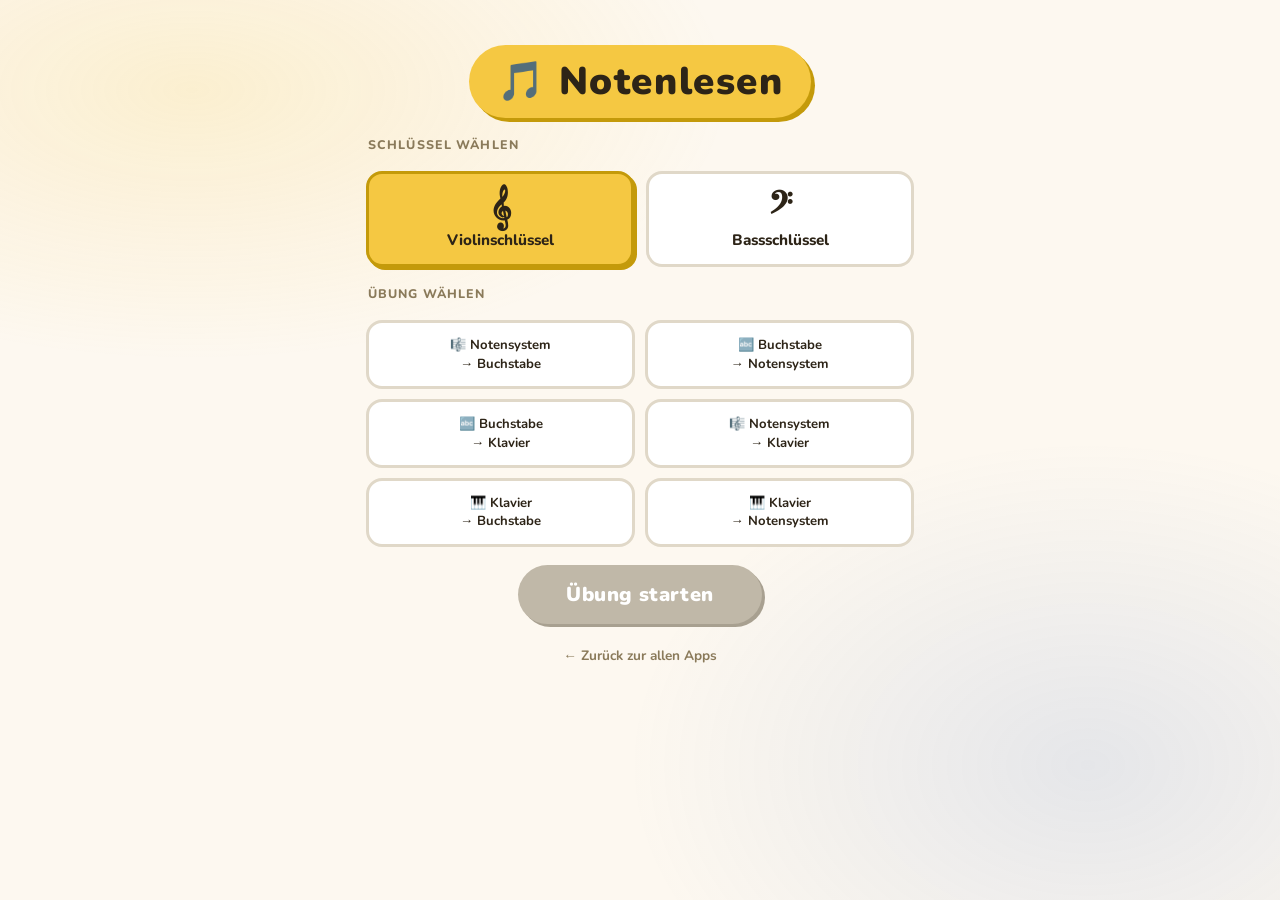
<file: notenlesen/index.html>
<!DOCTYPE html>
<html lang="de">
<head>
<meta charset="UTF-8">
<meta name="viewport" content="width=device-width, initial-scale=1.0, user-scalable=no">
<title>Notenlesen Lernen</title>
<link href="https://fonts.googleapis.com/css2?family=Nunito:wght@700;800;900&family=Nunito+Sans:wght@400;600;700&display=swap" rel="stylesheet">
<style>
*, *::before, *::after { box-sizing: border-box; margin: 0; padding: 0; -webkit-tap-highlight-color: transparent; }

:root {
  --bg: #fdf8f0;
  --card: #ffffff;
  --ink: #2d2417;
  --muted: #8a7a5a;
  --yellow: #f5c842;
  --yellow-dk: #c49a0a;
  --green: #4a9e6e;
  --green-lt: #e8f5ee;
  --red: #e85d2f;
  --red-lt: #fdeee9;
  --blue: #3b6dbf;
  --blue-lt: #e8eef8;
  --purple: #7c4dba;
  --purple-lt: #f0eaf8;
  --r: 16px;
  --shadow: 0 2px 16px rgba(0,0,0,0.10);
}

html, body { width: 100%; min-height: 100%; background: var(--bg); font-family: 'Nunito', sans-serif; color: var(--ink); }

body::before {
  content: '';
  position: fixed; inset: 0;
  background:
    radial-gradient(ellipse 70% 50% at 15% 10%, rgba(245,200,66,.18) 0%, transparent 60%),
    radial-gradient(ellipse 60% 60% at 85% 85%, rgba(59,109,191,.12) 0%, transparent 60%);
  pointer-events: none; z-index: 0;
}

/* ── SCREENS ── */
.screen { position: relative; z-index: 1; min-height: 100vh; display: flex; flex-direction: column; align-items: center; padding: 20px 16px 48px; }
.screen.hidden { display: none; }

/* ── START SCREEN ── */
#screen-start { gap: 18px; max-width: 580px; margin: 0 auto; padding-top: clamp(20px, 5vh, 56px); width: 100%; }

.app-title {
  background: var(--yellow); color: var(--ink);
  font-size: clamp(1.6rem, 6vw, 2.4rem); font-weight: 900;
  padding: 10px 28px; border-radius: 50px;
  letter-spacing: .04em; box-shadow: 4px 4px 0 var(--yellow-dk);
}

.section-label {
  font-size: .78rem; font-weight: 800; letter-spacing: .09em;
  text-transform: uppercase; color: var(--muted);
  align-self: flex-start; width: 100%; padding-left: 2px;
}

/* clef buttons */
.clef-row { display: flex; gap: 12px; width: 100%; }
.clef-btn {
  flex: 1; padding: 14px 8px; border: 3px solid #e0d8c8; border-radius: var(--r);
  background: var(--card); font-family: 'Nunito', sans-serif;
  font-size: .95rem; font-weight: 800; color: var(--ink);
  cursor: pointer; transition: all .18s; display: flex; flex-direction: column; align-items: center; gap: 4px;
}
.clef-symbol { font-size: 2.4rem; line-height: 1; font-family: serif; }
.clef-btn:hover { border-color: var(--yellow-dk); }
.clef-btn.active { border-color: var(--yellow-dk); background: var(--yellow); box-shadow: 3px 3px 0 var(--yellow-dk); }

/* mode buttons */
.mode-grid { display: grid; grid-template-columns: 1fr 1fr; gap: 10px; width: 100%; }
.mode-btn {
  padding: 13px 8px; border: 3px solid #e0d8c8; border-radius: var(--r);
  background: var(--card); font-family: 'Nunito', sans-serif;
  font-size: .82rem; font-weight: 700; color: var(--ink);
  cursor: pointer; transition: all .18s; text-align: center; line-height: 1.4;
}
.mode-btn:hover { border-color: var(--blue); background: var(--blue-lt); }
.mode-btn.active { border-color: var(--blue); background: var(--blue); color: #fff; box-shadow: 3px 3px 0 rgba(59,109,191,.4); }

.start-btn {
  padding: 16px 48px; background: var(--green); color: #fff; border: none;
  border-radius: 50px; font-family: 'Nunito', sans-serif; font-size: 1.25rem; font-weight: 900;
  cursor: pointer; box-shadow: 4px 4px 0 #2d7a50; transition: all .15s; letter-spacing: .02em;
}
.start-btn:hover { transform: translateY(-2px); box-shadow: 4px 6px 0 #2d7a50; }
.start-btn:active { transform: translateY(1px); box-shadow: 2px 2px 0 #2d7a50; }
.start-btn:disabled { background: #c0b8a8; box-shadow: 3px 3px 0 #a8a090; cursor: not-allowed; transform: none; }

/* ── EXERCISE SCREEN ── */
#screen-exercise { gap: 14px; max-width: 600px; margin: 0 auto; padding-top: clamp(14px, 3vh, 32px); width: 100%; }

.ex-header { display: flex; align-items: center; justify-content: space-between; width: 100%; gap: 8px; }
.back-btn {
  padding: 8px 16px; background: transparent; border: 2px solid #e0d8c8; border-radius: 50px;
  font-family: 'Nunito', sans-serif; font-size: .88rem; font-weight: 700; color: var(--muted);
  cursor: pointer; transition: all .15s; white-space: nowrap;
}
.back-btn:hover { border-color: var(--ink); color: var(--ink); }
.score-pill {
  background: var(--card); border: 2px solid #e0d8c8; border-radius: 50px;
  padding: 6px 16px; font-size: .88rem; font-weight: 800; white-space: nowrap;
}
.score-pill .ok { color: var(--green); }

.mode-label {
  font-size: .75rem; font-weight: 800; letter-spacing: .08em;
  text-transform: uppercase; color: var(--muted); text-align: center; width: 100%;
}

/* question card */
.q-card {
  width: 100%; background: var(--card); border: 2px solid #e0d8c8; border-radius: 20px;
  padding: 18px 16px; box-shadow: var(--shadow);
  display: flex; flex-direction: column; align-items: center; gap: 10px;
}
.q-label { font-size: .75rem; font-weight: 800; letter-spacing: .08em; text-transform: uppercase; color: var(--muted); }
.note-big { font-size: clamp(4.5rem, 18vw, 7rem); font-weight: 900; line-height: 1; color: var(--ink); }
.note-octave { font-size: .82rem; font-weight: 700; color: var(--muted); }

/* staff */
.staff-wrap { width: 100%; max-width: 480px; }
.staff-wrap svg { width: 100%; height: auto; display: block; }

/* piano */
.piano-wrap { width: 100%; overflow-x: auto; -webkit-overflow-scrolling: touch; }
.piano-wrap svg { display: block; margin: 0 auto; }

/* answer area */
.a-area { width: 100%; display: flex; flex-direction: column; align-items: center; gap: 10px; }
.a-label { font-size: .75rem; font-weight: 800; letter-spacing: .08em; text-transform: uppercase; color: var(--muted); align-self: flex-start; }

/* choice buttons */
.choice-grid { display: grid; gap: 10px; width: 100%; }
.choice-grid.c4 { grid-template-columns: repeat(4, 1fr); }
.choice-grid.c3 { grid-template-columns: repeat(3, 1fr); }
.choice-btn {
  padding: 14px 4px; background: var(--card); border: 3px solid #e0d8c8; border-radius: var(--r);
  font-family: 'Nunito', sans-serif; font-size: clamp(1rem, 4vw, 1.6rem); font-weight: 900;
  color: var(--ink); cursor: pointer; transition: all .15s; text-align: center;
}
.choice-btn:hover:not(:disabled) { border-color: var(--blue); background: var(--blue-lt); transform: translateY(-2px); }
.choice-btn.correct { background: var(--green-lt) !important; border-color: var(--green) !important; color: var(--green) !important; }
.choice-btn.wrong { background: var(--red-lt) !important; border-color: var(--red) !important; color: var(--red) !important; }
.choice-btn:disabled { cursor: not-allowed; }

/* feedback */
.feedback {
  width: 100%; padding: 12px 18px; border-radius: var(--r);
  font-size: 1.05rem; font-weight: 800; text-align: center; transition: all .25s;
}
.feedback.ok { background: var(--green-lt); color: var(--green); border: 2px solid var(--green); }
.feedback.err { background: var(--red-lt); color: var(--red); border: 2px solid var(--red); }
.feedback.hidden { display: none; }

/* next button */
.next-btn {
  padding: 13px 40px; background: var(--blue); color: #fff; border: none;
  border-radius: 50px; font-family: 'Nunito', sans-serif; font-size: 1.05rem; font-weight: 900;
  cursor: pointer; box-shadow: 3px 3px 0 rgba(59,109,191,.4); transition: all .15s;
}
.next-btn:hover { transform: translateY(-2px); }
.next-btn.hidden { display: none; }

/* instruction */
.instruction { font-size: .9rem; font-weight: 700; color: var(--muted); text-align: center; }

/* ── SUMMARY SCREEN ── */
#screen-summary { justify-content: center; gap: 0; }
.summary-card {
  background: var(--card); border: 2px solid #e0d8c8; border-radius: 24px;
  padding: 40px 32px; box-shadow: var(--shadow);
  display: flex; flex-direction: column; align-items: center; gap: 16px;
  max-width: 400px; width: 100%; text-align: center;
}
.summary-emoji { font-size: 4rem; line-height: 1; }
.summary-title { font-size: 1.6rem; font-weight: 900; color: var(--ink); }
.summary-score { font-size: 1.05rem; font-weight: 700; color: var(--muted); }
.summary-actions { display: flex; gap: 12px; justify-content: center; flex-wrap: wrap; margin-top: 8px; }
</style>
</head>
<body>

<!-- ═══════════════ START SCREEN ═══════════════ -->
<div id="screen-start" class="screen">
  <h1 class="app-title">🎵 Notenlesen</h1>

  <p class="section-label">Schlüssel wählen</p>
  <div class="clef-row">
    <button class="clef-btn active" id="btn-treble" onclick="selectClef('treble',this)">
      <span class="clef-symbol">𝄞</span>
      Violinschlüssel
    </button>
    <button class="clef-btn" id="btn-bass" onclick="selectClef('bass',this)">
      <span class="clef-symbol">𝄢</span>
      Bassschlüssel
    </button>
  </div>

  <p class="section-label">Übung wählen</p>
  <div class="mode-grid">
    <button class="mode-btn" data-mode="staff-to-letter" onclick="selectMode(this)">🎼 Notensystem<br>→ Buchstabe</button>
    <button class="mode-btn" data-mode="letter-to-staff" onclick="selectMode(this)">🔤 Buchstabe<br>→ Notensystem</button>
    <button class="mode-btn" data-mode="letter-to-piano" onclick="selectMode(this)">🔤 Buchstabe<br>→ Klavier</button>
    <button class="mode-btn" data-mode="staff-to-piano" onclick="selectMode(this)">🎼 Notensystem<br>→ Klavier</button>
    <button class="mode-btn" data-mode="piano-to-letter" onclick="selectMode(this)">🎹 Klavier<br>→ Buchstabe</button>
    <button class="mode-btn" data-mode="piano-to-staff" onclick="selectMode(this)">🎹 Klavier<br>→ Notensystem</button>
  </div>

  <button class="start-btn" id="btn-start" onclick="startGame()" disabled>Übung starten</button>
  <a href="../index.html" style="font-size:.85rem;font-weight:700;color:var(--muted);text-decoration:none;margin-top:4px;">← Zurück zur allen Apps</a>
</div>

<!-- ═══════════════ EXERCISE SCREEN ═══════════════ -->
<div id="screen-exercise" class="screen hidden">
  <div class="ex-header">
    <button class="back-btn" onclick="goBack()">← Zurück</button>
    <div class="score-pill"><span class="ok" id="sc-ok">0</span> / <span id="sc-total">0</span></div>
  </div>
  <p class="mode-label" id="mode-label"></p>
  <div class="q-card" id="q-card"></div>
  <div class="a-area" id="a-area"></div>
  <div class="feedback hidden" id="feedback"></div>
  <button class="next-btn hidden" id="btn-next" onclick="nextQuestion()">Weiter →</button>
</div>

<!-- ═══════════════ SUMMARY SCREEN ═══════════════ -->
<div id="screen-summary" class="screen hidden">
  <div class="summary-card">
    <div class="summary-emoji" id="summary-emoji"></div>
    <h2 class="summary-title" id="summary-title"></h2>
    <p class="summary-score" id="summary-score"></p>
    <div class="summary-actions">
      <button class="start-btn" onclick="startGame()">Nochmal</button>
      <button class="back-btn" style="padding:16px 24px;font-size:1rem" onclick="goBack()">← Zurück zur Auswahl</button>
    </div>
  </div>
</div>

<script>
// ══════════════════════════════════════════════
// DATA
// Staff SVG: viewBox="0 0 300 110"
// Lines at y = 30, 40, 50, 60, 70  (top→bottom)
// Note x = 170  |  note radius = 7
// ══════════════════════════════════════════════

const ROUND_SIZE = 10;

const LINE_YS = [30, 40, 50, 60, 70];
const NOTE_X  = 170;
const NR      = 7;
const WKW     = 38;
const WKH     = 88;
const BKW     = 24;
const BKH     = 54;

// acc: '#' = Kreuz (sharp), 'b' = Be (flat), null = natural
// Treble: E4=line1(y70), G4=line2(y60), H4=line3(y50), D5=line4(y40), F5=line5(y30)
const TREBLE = [
  { n:'C',   o:4, y:80, ledger:[80], k:'C4'   },
  { n:'Cis', o:4, y:80, ledger:[80], k:'Cis4', acc:'#' },
  { n:'Des', o:4, y:75, ledger:[],   k:'Cis4', acc:'b' },
  { n:'D',   o:4, y:75, ledger:[],   k:'D4'   },
  { n:'Dis', o:4, y:75, ledger:[],   k:'Dis4', acc:'#' },
  { n:'Es',  o:4, y:70, ledger:[],   k:'Dis4', acc:'b' },
  { n:'E',   o:4, y:70, ledger:[],   k:'E4'   },
  { n:'F',   o:4, y:65, ledger:[],   k:'F4'   },
  { n:'Fis', o:4, y:65, ledger:[],   k:'Fis4', acc:'#' },
  { n:'Ges', o:4, y:60, ledger:[],   k:'Fis4', acc:'b' },
  { n:'G',   o:4, y:60, ledger:[],   k:'G4'   },
  { n:'Gis', o:4, y:60, ledger:[],   k:'Gis4', acc:'#' },
  { n:'As',  o:4, y:55, ledger:[],   k:'Gis4', acc:'b' },
  { n:'A',   o:4, y:55, ledger:[],   k:'A4'   },
  { n:'Ais', o:4, y:55, ledger:[],   k:'Ais4', acc:'#' },
  { n:'B',   o:4, y:50, ledger:[],   k:'Ais4', acc:'b' },
  { n:'H',   o:4, y:50, ledger:[],   k:'H4'   },
  { n:'C',   o:5, y:45, ledger:[],   k:'C5'   },
  { n:'Cis', o:5, y:45, ledger:[],   k:'Cis5', acc:'#' },
  { n:'Des', o:5, y:40, ledger:[],   k:'Cis5', acc:'b' },
  { n:'D',   o:5, y:40, ledger:[],   k:'D5'   },
  { n:'Dis', o:5, y:40, ledger:[],   k:'Dis5', acc:'#' },
  { n:'Es',  o:5, y:35, ledger:[],   k:'Dis5', acc:'b' },
  { n:'E',   o:5, y:35, ledger:[],   k:'E5'   },
  { n:'F',   o:5, y:30, ledger:[],   k:'F5'   },
  { n:'Fis', o:5, y:30, ledger:[],   k:'Fis5', acc:'#' },
  { n:'Ges', o:5, y:25, ledger:[],   k:'Fis5', acc:'b' },
  { n:'G',   o:5, y:25, ledger:[],   k:'G5'   },
];

// Bass: G2=line1(y70), H2=line2(y60), D3=line3(y50), F3=line4(y40), A3=line5(y30)
const BASS = [
  { n:'G',   o:2, y:70, ledger:[], k:'G2'   },
  { n:'Gis', o:2, y:70, ledger:[], k:'Gis2', acc:'#' },
  { n:'As',  o:2, y:65, ledger:[], k:'Gis2', acc:'b' },
  { n:'A',   o:2, y:65, ledger:[], k:'A2'   },
  { n:'Ais', o:2, y:65, ledger:[], k:'Ais2', acc:'#' },
  { n:'B',   o:2, y:60, ledger:[], k:'Ais2', acc:'b' },
  { n:'H',   o:2, y:60, ledger:[], k:'H2'   },
  { n:'C',   o:3, y:55, ledger:[], k:'C3'   },
  { n:'Cis', o:3, y:55, ledger:[], k:'Cis3', acc:'#' },
  { n:'Des', o:3, y:50, ledger:[], k:'Cis3', acc:'b' },
  { n:'D',   o:3, y:50, ledger:[], k:'D3'   },
  { n:'Dis', o:3, y:50, ledger:[], k:'Dis3', acc:'#' },
  { n:'Es',  o:3, y:45, ledger:[], k:'Dis3', acc:'b' },
  { n:'E',   o:3, y:45, ledger:[], k:'E3'   },
  { n:'F',   o:3, y:40, ledger:[], k:'F3'   },
  { n:'Fis', o:3, y:40, ledger:[], k:'Fis3', acc:'#' },
  { n:'Ges', o:3, y:35, ledger:[], k:'Fis3', acc:'b' },
  { n:'G',   o:3, y:35, ledger:[], k:'G3'   },
  { n:'Gis', o:3, y:35, ledger:[], k:'Gis3', acc:'#' },
  { n:'As',  o:3, y:30, ledger:[], k:'Gis3', acc:'b' },
  { n:'A',   o:3, y:30, ledger:[], k:'A3'   },
  { n:'Ais', o:3, y:30, ledger:[], k:'Ais3', acc:'#' },
  { n:'B',   o:3, y:25, ledger:[], k:'Ais3', acc:'b' },
  { n:'H',   o:3, y:25, ledger:[], k:'H3'   },
];

const PIANO_T = [
  {k:'C4',n:'C'},{k:'D4',n:'D'},{k:'E4',n:'E'},{k:'F4',n:'F'},
  {k:'G4',n:'G'},{k:'A4',n:'A'},{k:'H4',n:'H'},
  {k:'C5',n:'C'},{k:'D5',n:'D'},{k:'E5',n:'E'},{k:'F5',n:'F'},{k:'G5',n:'G'},
];
const PIANO_B = [
  {k:'G2',n:'G'},{k:'A2',n:'A'},{k:'H2',n:'H'},
  {k:'C3',n:'C'},{k:'D3',n:'D'},{k:'E3',n:'E'},{k:'F3',n:'F'},
  {k:'G3',n:'G'},{k:'A3',n:'A'},{k:'H3',n:'H'},
];

const BLACK_T = [{i:0,k:'Cis4'},{i:1,k:'Dis4'},{i:3,k:'Fis4'},{i:4,k:'Gis4'},{i:5,k:'Ais4'},
                 {i:7,k:'Cis5'},{i:8,k:'Dis5'},{i:10,k:'Fis5'}];
const BLACK_B = [{i:0,k:'Gis2'},{i:1,k:'Ais2'},{i:3,k:'Cis3'},{i:4,k:'Dis3'},
                 {i:6,k:'Fis3'},{i:7,k:'Gis3'},{i:8,k:'Ais3'}];

// ── STATE ──
let S = { clef:'treble', mode:null, note:null, answered:false, ok:0, total:0 };

// ── HELPERS ──
function notes()    { return S.clef === 'treble' ? TREBLE : BASS; }
function whites()   { return S.clef === 'treble' ? PIANO_T : PIANO_B; }
function blacks()   { return S.clef === 'treble' ? BLACK_T : BLACK_B; }
function $id(id)    { return document.getElementById(id); }
function shuffle(a) { for (let i=a.length-1;i>0;i--){const j=Math.random()*i|0;[a[i],a[j]]=[a[j],a[i]];}return a; }

// Traditional German octave notation: G → "G" (große), c → "c" (kleine), c¹ (eingestrichene), c² (zweigestrichene)
function noteLabel(note) {
  const n = note.n;
  if (note.o === 2) return n;
  if (note.o === 3) return n.toLowerCase();
  if (note.o === 4) return n.toLowerCase() + '¹';
  if (note.o === 5) return n.toLowerCase() + '²';
  return n;
}

// ── SCREEN SWITCHING ──
function showScreen(id) {
  document.querySelectorAll('.screen').forEach(s => s.classList.add('hidden'));
  $id(id).classList.remove('hidden');
}

// ── START SETUP ──
function selectClef(clef, btn) {
  S.clef = clef;
  document.querySelectorAll('.clef-btn').forEach(b => b.classList.remove('active'));
  btn.classList.add('active');
}
function selectMode(btn) {
  S.mode = btn.dataset.mode;
  document.querySelectorAll('.mode-btn').forEach(b => b.classList.remove('active'));
  btn.classList.add('active');
  $id('btn-start').disabled = false;
}
function goBack() { showScreen('screen-start'); }

function startGame() {
  S.ok = 0; S.total = 0; updateScore();
  showScreen('screen-exercise');
  const labels = {
    'staff-to-letter': 'Notensystem → Buchstabe',
    'letter-to-staff': 'Buchstabe → Notensystem',
    'staff-to-piano':  'Notensystem → Klavier',
    'letter-to-piano': 'Buchstabe → Klavier',
    'piano-to-letter': 'Klavier → Buchstabe',
    'piano-to-staff':  'Klavier → Notensystem',
  };
  const clefLabel = S.clef === 'treble' ? '𝄞 Violin' : '𝄢 Bass';
  $id('mode-label').textContent = `${clefLabel}schlüssel · ${labels[S.mode]}`;
  nextQuestion();
}

function updateScore() {
  $id('sc-ok').textContent = S.ok;
  $id('sc-total').textContent = ROUND_SIZE;
}

// ── SUMMARY ──
function showSummary() {
  const pct = S.total > 0 ? Math.round(S.ok / S.total * 100) : 0;
  const emoji = pct === 100 ? '🏆' : pct >= 80 ? '⭐' : pct >= 60 ? '👍' : '💪';
  const msg   = pct === 100 ? 'Perfekt! Alles richtig!' : pct >= 80 ? 'Super gemacht!' : pct >= 60 ? 'Gut! Weiter üben!' : 'Nicht aufgeben!';
  $id('summary-emoji').textContent = emoji;
  $id('summary-title').textContent = msg;
  $id('summary-score').textContent = `${S.ok} von ${S.total} Fragen richtig (${pct} %)`;
  showScreen('screen-summary');
}

// ── CONFETTI ──
function launchConfetti() {
  const canvas = document.createElement('canvas');
  canvas.style.cssText = 'position:fixed;top:0;left:0;width:100%;height:100%;pointer-events:none;z-index:9999';
  document.body.appendChild(canvas);
  canvas.width = window.innerWidth;
  canvas.height = window.innerHeight;
  const ctx = canvas.getContext('2d');
  const colors = ['#f5c842','#4a9e6e','#3b6dbf','#e85d2f','#7c4dba','#ff6b9d','#00c9a7'];
  const pieces = Array.from({length: 90}, () => ({
    x:  Math.random() * canvas.width,
    y:  Math.random() * -100 - 10,
    r:  Math.random() * 7 + 3,
    c:  colors[Math.floor(Math.random() * colors.length)],
    vx: (Math.random() - 0.5) * 5,
    vy: Math.random() * 4 + 2,
    angle: Math.random() * Math.PI * 2,
    va: (Math.random() - 0.5) * 0.25,
  }));
  const start = Date.now();
  let frame;
  (function draw() {
    ctx.clearRect(0, 0, canvas.width, canvas.height);
    const elapsed = Date.now() - start;
    pieces.forEach(p => {
      p.x += p.vx; p.y += p.vy; p.angle += p.va;
      const alpha = elapsed < 1500 ? 1 : Math.max(0, 1 - (elapsed - 1500) / 500);
      ctx.save();
      ctx.globalAlpha = alpha;
      ctx.translate(p.x, p.y);
      ctx.rotate(p.angle);
      ctx.fillStyle = p.c;
      ctx.fillRect(-p.r, -p.r * 0.5, p.r * 2, p.r);
      ctx.restore();
    });
    if (elapsed < 2000) frame = requestAnimationFrame(draw);
    else { cancelAnimationFrame(frame); canvas.remove(); }
  })();
}

// ══════════════════════════════════════════════
// QUESTION GENERATION
// ══════════════════════════════════════════════
function nextQuestion() {
  if (S.total >= ROUND_SIZE) {
    showSummary();
    return;
  }
  S.answered = false;
  const pool = ['letter-to-staff', 'piano-to-staff'].includes(S.mode)
    ? notes().filter(n => !n.acc)
    : notes();
  S.note = pool[Math.floor(Math.random() * pool.length)];
  $id('feedback').className = 'feedback hidden';
  $id('btn-next').className = 'next-btn hidden';
  renderQuestion();
}

function renderQuestion() {
  const { mode, note } = S;
  const qCard = $id('q-card');
  const aArea = $id('a-area');
  qCard.innerHTML = '';
  aArea.innerHTML = '';

  switch (mode) {
    case 'staff-to-letter': {
      qCard.innerHTML = `
        <p class="q-label">Wie heißt diese Note?</p>
        <div class="staff-wrap">${staffSVG(note)}</div>`;
      aArea.innerHTML = `
        <p class="a-label">Wähle den richtigen Namen:</p>
        <div class="choice-grid c4">${letterChoices(note)}</div>`;
      break;
    }
    case 'letter-to-staff': {
      qCard.innerHTML = `
        <p class="q-label">Wo liegt diese Note?</p>
        <div class="note-big">${noteLabel(note)}</div>`;
      aArea.innerHTML = `
        <p class="a-label">Klicke auf die richtige Position im Notensystem:</p>
        <div class="staff-wrap" id="staff-interactive">${interactiveStaff()}</div>`;
      addStaffClickListeners();
      break;
    }
    case 'staff-to-piano': {
      qCard.innerHTML = `
        <p class="q-label">Welche Taste auf dem Klavier?</p>
        <div class="staff-wrap">${staffSVG(note)}</div>`;
      aArea.innerHTML = `
        <p class="a-label">Klicke auf die richtige Taste:</p>
        <div class="piano-wrap" id="piano-interactive">${pianoSVG(null, true)}</div>`;
      addPianoClickListeners();
      break;
    }
    case 'letter-to-piano': {
      qCard.innerHTML = `
        <p class="q-label">Welche Taste auf dem Klavier?</p>
        <div class="note-big">${noteLabel(note)}</div>`;
      aArea.innerHTML = `
        <p class="a-label">Klicke auf die richtige Taste:</p>
        <div class="piano-wrap" id="piano-interactive">${pianoSVG(null, true)}</div>`;
      addPianoClickListeners();
      break;
    }
    case 'piano-to-letter': {
      qCard.innerHTML = `
        <p class="q-label">Wie heißt diese Taste?</p>
        <div class="piano-wrap">${pianoSVG(note.k, false)}</div>`;
      aArea.innerHTML = `
        <p class="a-label">Wähle den richtigen Namen:</p>
        <div class="choice-grid c4">${letterChoices(note)}</div>`;
      break;
    }
    case 'piano-to-staff': {
      qCard.innerHTML = `
        <p class="q-label">Wo liegt diese Note im Notensystem?</p>
        <div class="piano-wrap">${pianoSVG(note.k, false)}</div>`;
      aArea.innerHTML = `
        <p class="a-label">Klicke auf die richtige Position:</p>
        <div class="staff-wrap" id="staff-interactive">${interactiveStaff()}</div>`;
      addStaffClickListeners();
      break;
    }
  }
}

// ══════════════════════════════════════════════
// SVG BUILDERS
// ══════════════════════════════════════════════

function staffSVG(note) {
  let s = `<svg viewBox="0 0 300 110" xmlns="http://www.w3.org/2000/svg">`;
  s += `<rect width="300" height="110" fill="#fffdf7" rx="8"/>`;

  for (const ly of LINE_YS)
    s += `<line x1="52" y1="${ly}" x2="288" y2="${ly}" stroke="#444" stroke-width="1.5"/>`;

  if (S.clef === 'treble')
    s += `<text x="4" y="80" font-size="76" font-family="serif" fill="#333">𝄞</text>`;
  else
    s += `<text x="8" y="56" font-size="50" font-family="serif" fill="#333">𝄢</text>`;

  if (note != null) {
    const noteY = note.y;
    // Ledger lines
    for (const ly of note.ledger)
      s += `<line x1="${NOTE_X-16}" y1="${ly}" x2="${NOTE_X+16}" y2="${ly}" stroke="#444" stroke-width="1.5"/>`;

    // Accidental sign
    if (note.acc) {
      const sym = note.acc === '#' ? '♯' : '♭';
      s += `<text x="${NOTE_X-16}" y="${noteY+5}" font-size="13" font-family="serif" fill="#1a1a1a" text-anchor="middle">${sym}</text>`;
    }

    // Stem
    const stemUp = noteY > 50;
    if (stemUp)
      s += `<line x1="${NOTE_X+NR}" y1="${noteY}" x2="${NOTE_X+NR}" y2="${noteY-36}" stroke="#222" stroke-width="1.8"/>`;
    else
      s += `<line x1="${NOTE_X-NR}" y1="${noteY}" x2="${NOTE_X-NR}" y2="${noteY+36}" stroke="#222" stroke-width="1.8"/>`;

    s += `<ellipse cx="${NOTE_X}" cy="${noteY}" rx="${NR}" ry="${NR*0.72}" transform="rotate(-12 ${NOTE_X} ${noteY})" fill="#1a1a1a"/>`;
  }

  s += `</svg>`;
  return s;
}

function interactiveStaff() {
  // Collect unique y positions sorted from lowest pitch (high y) to highest (low y)
  const uniqueYs = [...new Map(notes().map(n => [n.y, n.y])).keys()].sort((a, b) => b - a);

  // Spread x positions evenly across the staff (after the clef)
  const xStart = 58;
  const xEnd   = 352;
  const step   = uniqueYs.length > 1 ? (xEnd - xStart) / (uniqueYs.length - 1) : 0;
  const yToX   = {};
  uniqueYs.forEach((y, i) => { yToX[y] = Math.round(xStart + i * step); });

  let s = `<svg viewBox="0 0 370 110" xmlns="http://www.w3.org/2000/svg" id="staff-svg">`;
  s += `<rect width="370" height="110" fill="#fffdf7" rx="8"/>`;

  for (const ly of LINE_YS)
    s += `<line x1="52" y1="${ly}" x2="362" y2="${ly}" stroke="#444" stroke-width="1.5"/>`;

  if (S.clef === 'treble')
    s += `<text x="4" y="80" font-size="76" font-family="serif" fill="#333">𝄞</text>`;
  else
    s += `<text x="8" y="56" font-size="50" font-family="serif" fill="#333">𝄢</text>`;

  // Dashed ledger-line hint for C4 (treble)
  if (S.clef === 'treble' && yToX[80] != null) {
    const lx = yToX[80];
    s += `<line x1="${lx-12}" y1="80" x2="${lx+12}" y2="80" stroke="#ccc" stroke-width="1.2" stroke-dasharray="3,2"/>`;
  }

  // Click targets spread horizontally
  for (const y of uniqueYs) {
    const cx = yToX[y];
    s += `<g class="staff-hit" data-y="${y}" style="cursor:pointer">`;
    s += `<circle cx="${cx}" cy="${y}" r="13" fill="rgba(0,0,0,0)"/>`;
    s += `<circle cx="${cx}" cy="${y}" r="${NR}" fill="rgba(59,109,191,.13)" stroke="rgba(59,109,191,.4)" stroke-width="1.5" class="ghost"/>`;
    s += `</g>`;
  }

  s += `</svg>`;
  return s;
}

function addStaffClickListeners() {
  requestAnimationFrame(() => {
    const svg = document.getElementById('staff-svg');
    if (!svg) return;
    svg.addEventListener('click', e => {
      const g = e.target.closest('.staff-hit');
      if (!g || S.answered) return;
      handleStaffClick(parseInt(g.dataset.y));
    });
  });
}

function pianoSVG(highlightKey, interactive, wrongKey, correctKey) {
  const ws = whites();
  const bs = blacks();
  const totalW = ws.length * WKW;
  const svgH = WKH + 16;

  let s = `<svg viewBox="0 0 ${totalW} ${svgH}" xmlns="http://www.w3.org/2000/svg" style="max-width:${Math.min(totalW,560)}px;width:100%">`;
  s += `<rect width="${totalW}" height="${svgH}" fill="#f5f0e8" rx="6"/>`;

  ws.forEach((key, i) => {
    let fill = '#fff';
    if (key.k === highlightKey) fill = '#f5c842';
    if (key.k === wrongKey)     fill = '#fdeee9';
    if (key.k === correctKey && wrongKey) fill = '#e8f5ee';
    const stroke = key.k === wrongKey ? '#e85d2f' : key.k === correctKey && wrongKey ? '#4a9e6e' : '#bbb';
    const sw = key.k === highlightKey || key.k === wrongKey || (key.k === correctKey && wrongKey) ? 2 : 1;
    const cls = interactive ? `class="piano-key" data-key="${key.k}" style="cursor:pointer"` : '';
    s += `<rect ${cls} x="${i*WKW+1}" y="8" width="${WKW-2}" height="${WKH}" fill="${fill}" stroke="${stroke}" stroke-width="${sw}" rx="3"/>`;
    s += `<text x="${i*WKW+WKW/2}" y="${8+WKH-7}" text-anchor="middle" font-size="10" font-family="Nunito,sans-serif" font-weight="700" fill="#888" pointer-events="none">${key.n}</text>`;
  });

  bs.forEach(({i, k}) => {
    let fill = '#1a1a1a';
    if (k === highlightKey) fill = '#c49a0a';
    if (k === wrongKey)     fill = '#e85d2f';
    if (k === correctKey && wrongKey) fill = '#4a9e6e';
    const x = (i+1)*WKW - BKW/2;
    const cls = interactive ? `class="piano-key" data-key="${k}" style="cursor:pointer"` : '';
    s += `<rect ${cls} x="${x}" y="8" width="${BKW}" height="${BKH}" fill="${fill}" stroke="#000" stroke-width="1" rx="2"/>`;
  });

  s += `</svg>`;
  return s;
}

function addPianoClickListeners() {
  requestAnimationFrame(() => {
    const wrap = document.getElementById('piano-interactive');
    if (!wrap) return;
    wrap.addEventListener('click', e => {
      const el = e.target.closest('.piano-key');
      if (!el || S.answered) return;
      handlePianoClick(el.dataset.key);
    });
  });
}

// ══════════════════════════════════════════════
// CHOICE BUTTONS
// ══════════════════════════════════════════════
function letterChoices(correctNote) {
  const correctLbl = noteLabel(correctNote);
  const pool = [...new Set(notes().map(n => noteLabel(n)))];
  const wrong = shuffle(pool.filter(l => l !== correctLbl)).slice(0, 3);
  const choices = shuffle([correctLbl, ...wrong]);
  return choices.map(c =>
    `<button class="choice-btn" data-letter="${c}" onclick="handleLetterChoice('${c}',this)">${c}</button>`
  ).join('');
}

// ══════════════════════════════════════════════
// ANSWER HANDLERS
// ══════════════════════════════════════════════
function handleLetterChoice(letter, btn) {
  if (S.answered) return;
  S.answered = true;
  S.total++;
  const correctLbl = noteLabel(S.note);
  const correct = letter === correctLbl;
  if (correct) S.ok++;
  updateScore();

  document.querySelectorAll('.choice-btn').forEach(b => {
    b.disabled = true;
    if (b.dataset.letter === correctLbl) b.classList.add('correct');
    else if (b === btn && !correct)      b.classList.add('wrong');
  });

  showFeedback(correct);
}

function handleStaffClick(y) {
  if (S.answered) return;
  S.answered = true;
  S.total++;
  const correct = y === S.note.y;
  if (correct) S.ok++;
  updateScore();

  const svg = document.getElementById('staff-svg');
  if (svg) {
    svg.querySelectorAll('.staff-hit').forEach(g => {
      const gy = parseInt(g.dataset.y);
      const ghost = g.querySelector('.ghost');
      if (gy === y && !correct) {
        ghost.setAttribute('fill', 'rgba(232,93,47,.5)');
        ghost.setAttribute('stroke', '#e85d2f');
      }
      if (gy === S.note.y) {
        ghost.setAttribute('fill', 'rgba(74,158,110,.5)');
        ghost.setAttribute('stroke', '#4a9e6e');
      }
      g.style.cursor = 'default';
    });
  }

  showFeedback(correct, S.note);
}

function handlePianoClick(key) {
  if (S.answered) return;
  S.answered = true;
  S.total++;
  const correct = key === S.note.k;
  if (correct) S.ok++;
  updateScore();

  const wrap = document.getElementById('piano-interactive');
  if (wrap) {
    const wrongKey   = correct ? null : key;
    const correctKey = S.note.k;
    wrap.innerHTML = pianoSVG(null, false, wrongKey, correctKey);
  }

  showFeedback(correct, S.note);
}

function showFeedback(correct, note) {
  const fb = $id('feedback');
  if (correct) {
    fb.textContent = '✓ Richtig!';
    fb.className = 'feedback ok';
    launchConfetti();
  } else {
    const hint = note ? ` Die Note ist ${noteLabel(note)}.` : '';
    fb.textContent = `✗ Leider falsch.${hint}`;
    fb.className = 'feedback err';
  }
  const isLast = S.total >= ROUND_SIZE;
  $id('btn-next').textContent = isLast ? 'Zum Ergebnis →' : 'Weiter →';
  $id('btn-next').className = 'next-btn';
}
</script>
</body>
</html>
</file>
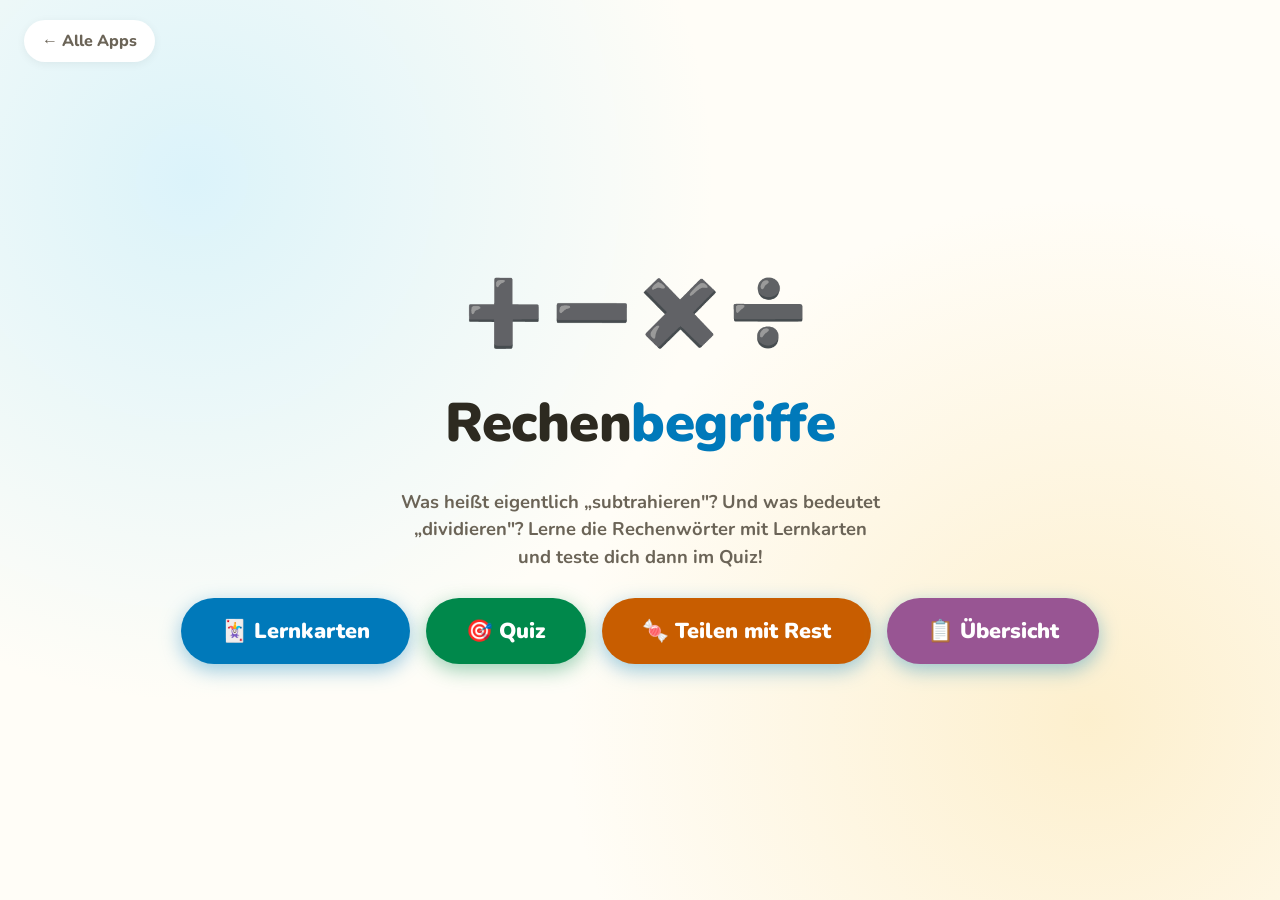
<file: rechenbegriffe/index.html>
<!DOCTYPE html>
<html lang="de">
<head>
  <meta charset="UTF-8">
  <meta name="viewport" content="width=device-width, initial-scale=1.0">
  <title>Rechenbegriffe</title>
  <link href="https://fonts.googleapis.com/css2?family=Nunito:wght@400;600;700;800;900&display=swap" rel="stylesheet">
  <style>
    :root {
      --bg: #fffdf7;
      --yellow: oklch(88% 0.16 88);
      --blue: oklch(78% 0.14 240);
      --blue-dark: oklch(55% 0.14 240);
      --green: oklch(80% 0.14 155);
      --green-dark: oklch(55% 0.14 155);
      --red: oklch(65% 0.18 25);
      --text: #2d2a20;
      --text-light: #6b6457;
      --radius: 24px;
    }

    * { box-sizing: border-box; margin: 0; padding: 0; }

    body {
      font-family: 'Nunito', sans-serif;
      background: var(--bg);
      color: var(--text);
      min-height: 100vh;
      display: flex;
      flex-direction: column;
      background-image:
        radial-gradient(circle at 15% 20%, oklch(88% 0.10 240 / 0.35) 0%, transparent 40%),
        radial-gradient(circle at 85% 80%, oklch(90% 0.10 88 / 0.4) 0%, transparent 40%);
    }

    .topbar {
      display: flex;
      align-items: center;
      justify-content: space-between;
      padding: 20px 24px;
      gap: 12px;
    }

    .pill {
      text-decoration: none;
      color: var(--text-light);
      font-family: inherit;
      font-weight: 800;
      font-size: 1rem;
      background: white;
      padding: 10px 18px;
      border: none;
      border-radius: 100px;
      box-shadow: 0 2px 10px rgba(0,0,0,0.06);
      cursor: pointer;
      transition: transform 0.15s ease;
    }
    .pill:hover { transform: translateY(-2px); }

    .stage {
      flex: 1;
      display: flex;
      flex-direction: column;
      align-items: center;
      justify-content: center;
      padding: 16px 16px 40px;
      gap: 28px;
      text-align: center;
    }

    h1 { font-size: clamp(2rem, 7vw, 3.4rem); font-weight: 900; letter-spacing: -0.5px; }
    h1 span { color: var(--blue-dark); }
    .intro-emoji { font-size: 64px; letter-spacing: 8px; }
    .intro-text { font-size: 1.15rem; color: var(--text-light); font-weight: 700; max-width: 480px; line-height: 1.5; }

    .modes { display: flex; gap: 16px; flex-wrap: wrap; justify-content: center; }

    .btn {
      font-family: inherit;
      font-weight: 900;
      font-size: 1.35rem;
      padding: 18px 40px;
      border: none;
      border-radius: 100px;
      cursor: pointer;
      color: white;
      background: var(--blue-dark);
      box-shadow: 0 6px 20px oklch(55% 0.14 240 / 0.4);
      transition: transform 0.12s ease;
    }
    .btn.green { background: var(--green-dark); box-shadow: 0 6px 20px oklch(55% 0.14 155 / 0.4); }
    .btn:hover { transform: translateY(-2px); }
    .btn:active { transform: translateY(1px) scale(0.98); }

    .hidden { display: none !important; }

    /* Lernkarten */
    .flashcard {
      width: min(92vw, 560px);
      height: min(62vh, 420px);
      perspective: 1200px;
      cursor: pointer;
      border: none;
      background: none;
      font: inherit;
      color: inherit;
    }
    .flashcard-inner {
      position: relative;
      width: 100%;
      height: 100%;
      transition: transform 0.5s ease;
      transform-style: preserve-3d;
    }
    .flashcard.flipped .flashcard-inner { transform: rotateY(180deg); }
    .face {
      position: absolute;
      inset: 0;
      backface-visibility: hidden;
      border-radius: var(--radius);
      box-shadow: 0 10px 50px rgba(0,0,0,0.10);
      display: flex;
      flex-direction: column;
      align-items: center;
      justify-content: center;
      gap: 16px;
      padding: 28px;
      background: white;
    }
    .face.front { border-top: 14px solid var(--c, var(--blue)); }
    .face.back { transform: rotateY(180deg); background: #fff; border-top: 14px solid var(--c, var(--blue)); }
    .term { font-size: clamp(2.2rem, 10vw, 4rem); font-weight: 900; line-height: 1.1; }
    .hint { color: var(--text-light); font-weight: 700; font-size: 1rem; }
    .back-title { font-size: 1.6rem; font-weight: 900; }
    .example { font-size: clamp(1.8rem, 8vw, 2.8rem); font-weight: 900; font-variant-numeric: tabular-nums; }
    .explain { font-size: 1.15rem; font-weight: 700; color: var(--text-light); line-height: 1.5; max-width: 440px; }
    .explain b { color: var(--text); }

    .card-nav { display: flex; align-items: center; gap: 16px; }
    .count { font-weight: 800; color: var(--text-light); min-width: 70px; }
    .round { width: 60px; height: 60px; padding: 0; font-size: 1.6rem; }

    /* Quiz */
    .progress { width: min(92vw, 560px); height: 14px; background: white; border-radius: 100px; box-shadow: 0 2px 10px rgba(0,0,0,0.06); overflow: hidden; }
    .progress-bar { height: 100%; background: var(--green); width: 0; transition: width 0.3s ease; }
    .question-card {
      background: white;
      border-radius: var(--radius);
      box-shadow: 0 10px 50px rgba(0,0,0,0.10);
      padding: 36px 28px;
      width: min(92vw, 560px);
    }
    .question { font-size: clamp(1.4rem, 5.5vw, 2rem); font-weight: 900; line-height: 1.3; text-wrap: balance; }
    .question .math { display: block; margin-top: 12px; font-size: 1.3em; color: var(--blue-dark); font-variant-numeric: tabular-nums; }
    .answers { display: grid; grid-template-columns: 1fr 1fr; gap: 14px; width: min(92vw, 560px); }
    .answer {
      font-family: inherit;
      font-weight: 900;
      font-size: 1.4rem;
      padding: 20px 12px;
      border: 3px solid transparent;
      border-radius: 20px;
      background: white;
      color: var(--text);
      box-shadow: 0 4px 16px rgba(0,0,0,0.07);
      cursor: pointer;
      transition: transform 0.12s ease;
    }
    .answer:hover:not(:disabled) { transform: translateY(-2px); }
    .answer.right { background: var(--green); border-color: var(--green-dark); }
    .answer.wrong { background: oklch(88% 0.08 25); border-color: var(--red); }
    .answer:disabled { cursor: default; }
    .rest-form { display: flex; flex-wrap: wrap; align-items: center; justify-content: center; gap: 12px; font-size: 1.6rem; font-weight: 900; }
    .rest-form input {
      width: 3.2em;
      font: inherit;
      text-align: center;
      padding: 12px 6px;
      border: 3px solid oklch(85% 0.03 240);
      border-radius: 16px;
      background: white;
      color: var(--text);
    }
    .rest-form input:focus { outline: none; border-color: var(--blue-dark); }
    .rest-form input.right { background: var(--green); border-color: var(--green-dark); }
    .rest-form input.wrong { background: oklch(88% 0.08 25); border-color: var(--red); }
    .rest-form .btn { font-size: 1.2rem; padding: 14px 28px; }
    .overview { display: grid; grid-template-columns: repeat(auto-fit, minmax(260px, 1fr)); gap: 16px; width: min(94vw, 900px); }
    .ov-card { background: white; border-radius: 20px; border-top: 10px solid var(--c); box-shadow: 0 4px 20px rgba(0,0,0,0.07); padding: 18px 14px; }
    .ov-head { font-size: 1.4rem; font-weight: 900; }
    .ov-sub { color: var(--text-light); font-weight: 700; margin-bottom: 12px; }
    .ov-num { font-size: 1.8rem; font-weight: 900; font-variant-numeric: tabular-nums; }
    .feedback { min-height: 2em; font-weight: 800; font-size: 1.15rem; max-width: 560px; }
    .feedback.ok { color: var(--green-dark); }
    .feedback.no { color: var(--red); }

    .score { font-size: clamp(3rem, 14vw, 6rem); font-weight: 900; color: var(--blue-dark); line-height: 1; }
    .stars { font-size: 3rem; letter-spacing: 6px; }

    @media (max-width: 420px) {
      .answer { font-size: 1.15rem; padding: 16px 8px; }
      .btn { font-size: 1.15rem; padding: 16px 28px; }
    }
  /* ── CONFETTI ── */
  @keyframes confettiFall {
    0%   { transform: translateY(0) rotate(0deg); opacity: 1; }
    85%  { opacity: 1; }
    100% { transform: translateY(110vh) rotate(700deg); opacity: 0; }
  }
  @keyframes confettiWiggle {
    0%,100% { margin-left: 0; }
    25%     { margin-left: 12px; }
    75%     { margin-left: -12px; }
  }
  </style>
</head>
<body>

<div class="topbar">
  <a class="pill" href="../index.html">← Alle Apps</a>
  <button class="pill hidden" id="homeBtn" onclick="show('intro')">🏠 Menü</button>
</div>

<main class="stage">

  <!-- Intro -->
  <section id="intro" class="stage">
    <div class="intro-emoji">➕➖✖️➗</div>
    <h1>Rechen<span>begriffe</span></h1>
    <p class="intro-text">Was heißt eigentlich „subtrahieren"? Und was bedeutet „dividieren"? Lerne die Rechenwörter mit Lernkarten und teste dich dann im Quiz!</p>
    <div class="modes">
      <button class="btn" onclick="startCards()">🃏 Lernkarten</button>
      <button class="btn green" onclick="startQuiz()">🎯 Quiz</button>
      <button class="btn" style="background:oklch(60% 0.16 50)" onclick="startRest()">🍬 Teilen mit Rest</button>
      <button class="btn" style="background:oklch(55% 0.12 330)" onclick="show('overview')">📋 Übersicht</button>
    </div>
  </section>

  <!-- Lernkarten -->
  <section id="cards" class="stage hidden">
    <button class="flashcard" id="flashcard" onclick="this.classList.toggle('flipped')" aria-label="Karte umdrehen">
      <div class="flashcard-inner">
        <div class="face front">
          <div class="term" id="cardFront"></div>
          <div class="hint">👆 Tippen zum Umdrehen</div>
        </div>
        <div class="face back">
          <div class="back-title" id="cardTitle"></div>
          <div class="example" id="cardExample"></div>
          <div class="explain" id="cardExplain"></div>
        </div>
      </div>
    </button>
    <div class="card-nav">
      <button class="btn round" onclick="moveCard(-1)" aria-label="Vorherige Karte">←</button>
      <span class="count" id="cardCount"></span>
      <button class="btn round" onclick="moveCard(1)" aria-label="Nächste Karte">→</button>
    </div>
    <button class="pill" onclick="shuffleCards()">🔀 Mischen</button>
  </section>

  <!-- Übersicht -->
  <section id="overview" class="stage hidden">
    <h1>Alle <span>Rechenbegriffe</span></h1>
    <div class="overview" id="overviewGrid"></div>
  </section>

  <!-- Quiz -->
  <section id="quiz" class="stage hidden">
    <div class="progress"><div class="progress-bar" id="progressBar"></div></div>
    <span class="count" id="quizCount"></span>
    <div class="question-card"><div class="question" id="question"></div></div>
    <div class="answers" id="answers"></div>
    <form class="rest-form hidden" id="restForm" onsubmit="checkRest(event)">
      <label>= <input id="restQ" type="number" inputmode="numeric" min="0" max="99" required aria-label="Ergebnis"></label>
      <label>Rest <input id="restR" type="number" inputmode="numeric" min="0" max="9" required aria-label="Rest"></label>
      <button class="btn green" id="restBtn">Prüfen</button>
    </form>
    <div class="feedback" id="feedback"></div>
  </section>

  <!-- Ergebnis -->
  <section id="result" class="stage hidden">
    <div class="stars" id="stars"></div>
    <div class="score" id="score"></div>
    <p class="intro-text" id="resultText"></p>
    <div class="modes">
      <button class="btn green" onclick="restMode ? startRest() : startQuiz()">🔁 Nochmal</button>
      <button class="btn" onclick="startCards()">🃏 Lernkarten</button>
    </div>
  </section>

</main>

<script>
  // ---------- Daten ----------
  const OPS = [
    { verb: 'addieren',       word: 'plus',    sign: '+', does: 'Man zählt zusammen.',          ask: (a, b) => `Addiere ${a} und ${b}.` },
    { verb: 'subtrahieren',   word: 'minus',   sign: '−', does: 'Man nimmt etwas weg.',         ask: (a, b) => `Subtrahiere ${b} von ${a}.` },
    { verb: 'multiplizieren', word: 'mal',     sign: '·', does: 'Man nimmt eine Zahl mehrmals.', ask: (a, b) => `Multipliziere ${a} mit ${b}.` },
    { verb: 'dividieren',     word: 'geteilt', sign: ':', does: 'Man teilt gerecht auf.',       ask: (a, b) => `Dividiere ${a} durch ${b}.` },
  ];

  const CARDS = [
    { front: 'addieren',       c: 'var(--yellow)', title: '➕ plus rechnen',   ex: '4 + 3 = 7',  text: 'Man zählt zusammen: 4 plus 3 ist 7.' },
    { front: 'subtrahieren',   c: 'var(--blue)',   title: '➖ minus rechnen',  ex: '9 − 4 = 5',  text: 'Man nimmt weg: 9 minus 4 ist 5.' },
    { front: 'multiplizieren', c: 'var(--green)',  title: '✖️ mal rechnen',    ex: '3 · 5 = 15', text: 'Man nimmt eine Zahl mehrmals: 3 mal 5 ist 15.' },
    { front: 'dividieren',     c: 'oklch(80% 0.12 330)', title: '➗ geteilt rechnen', ex: '12 : 3 = 4', text: 'Man teilt gerecht auf: 12 geteilt durch 3 ist 4.' },
    { front: 'Teilen mit Rest', c: 'oklch(78% 0.14 50)', title: '🍬 Was übrig bleibt', ex: '14 : 4 = 3 R 2', text: '14 Bonbons für 4 Kinder: Jedes bekommt <b>3</b>, <b>2</b> bleiben übrig. Das ist der <b>Rest</b>. Probe: 3 · 4 + 2 = 14. Der Rest ist immer <b>kleiner</b> als die Zahl, durch die man teilt!' },
    { front: '+', c: 'var(--yellow)',       title: 'plus', ex: 'addieren',       text: 'Das Zeichen + heißt <b>plus</b>. Man <b>addiert</b>.' },
    { front: '−', c: 'var(--blue)',         title: 'minus', ex: 'subtrahieren',   text: 'Das Zeichen − heißt <b>minus</b>. Man <b>subtrahiert</b>.' },
    { front: '·', c: 'var(--green)',        title: 'mal', ex: 'multiplizieren', text: 'Das Zeichen · heißt <b>mal</b>. Man <b>multipliziert</b>.' },
    { front: ':', c: 'oklch(80% 0.12 330)', title: 'geteilt', ex: 'dividieren',     text: 'Das Zeichen : heißt <b>geteilt</b>. Man <b>dividiert</b>.' },
  ];

  // ---------- Helfer ----------
  const $ = id => document.getElementById(id);
  const rnd = (a, b) => a + Math.floor(Math.random() * (b - a + 1));
  const pick = arr => arr[Math.floor(Math.random() * arr.length)];
  function shuffle(arr) {
    const a = [...arr];
    for (let i = a.length - 1; i > 0; i--) {
      const j = Math.floor(Math.random() * (i + 1));
      [a[i], a[j]] = [a[j], a[i]];
    }
    return a;
  }

  function show(id) {
    ['intro', 'cards', 'quiz', 'result', 'overview'].forEach(s => $(s).classList.toggle('hidden', s !== id));
    $('homeBtn').classList.toggle('hidden', id === 'intro');
  }

  // Zufällige Aufgabe passend zur Rechenart (Zahlenraum bis 100)
  function task(op) {
    if (op.sign === '+') { const a = rnd(5, 60), b = rnd(3, 39); return [a, b, a + b]; }
    if (op.sign === '−') { const a = rnd(20, 99), b = rnd(3, a - 5); return [a, b, a - b]; }
    if (op.sign === '·') { const a = rnd(2, 10), b = rnd(2, 10); return [a, b, a * b]; }
    const b = rnd(2, 10), q = rnd(2, 10); return [b * q, b, q];
  }

  // Zahl-Antworten: richtige + 3 plausible falsche
  function numOptions(right) {
    const set = new Set([right]);
    while (set.size < 4) {
      const v = right + pick([-10, -2, -1, 1, 2, 10, rnd(-6, 6)]);
      if (v >= 0) set.add(v);
    }
    return shuffle([...set]);
  }

  // ---------- Übersicht ----------
  const OVERVIEW = [
    { c: 'var(--yellow)',       head: '➕ addieren',       sub: 'plus rechnen – zusammenzählen',   ex: '4 + 3 = 7' },
    { c: 'var(--blue)',         head: '➖ subtrahieren',   sub: 'minus rechnen – wegnehmen',       ex: '9 − 4 = 5' },
    { c: 'var(--green)',        head: '✖️ multiplizieren', sub: 'mal rechnen – mehrmals nehmen',   ex: '3 · 5 = 15' },
    { c: 'oklch(80% 0.12 330)', head: '➗ dividieren',     sub: 'geteilt rechnen – gerecht aufteilen', ex: '12 : 3 = 4' },
    { c: 'oklch(78% 0.14 50)',  head: '🍬 Teilen mit Rest', sub: 'Der Rest ist immer kleiner als die Zahl, durch die man teilt.', ex: '14 : 4 = 3 R 2' },
    { c: 'oklch(78% 0.14 50)',  head: '✅ Rest 0',          sub: 'Die Aufgabe geht auf.', ex: '12 : 4 = 3 R 0' },
  ];
  $('overviewGrid').innerHTML = OVERVIEW.map(o => `
    <div class="ov-card" style="--c:${o.c}">
      <div class="ov-head">${o.head}</div>
      <div class="ov-sub">${o.sub}</div>
      <div class="ov-num">${o.ex}</div>
    </div>`).join('');

  // ---------- Lernkarten ----------
  let deck = CARDS, cardIdx = 0;

  function renderCard() {
    const c = deck[cardIdx];
    $('flashcard').classList.remove('flipped');
    $('flashcard').style.setProperty('--c', c.c);
    $('cardFront').textContent = c.front;
    $('cardTitle').textContent = c.title;
    $('cardExample').innerHTML = c.ex;
    $('cardExplain').innerHTML = c.text;
    $('cardCount').textContent = `${cardIdx + 1} / ${deck.length}`;
  }
  function startCards() { deck = CARDS; cardIdx = 0; renderCard(); show('cards'); }
  function moveCard(d) { cardIdx = (cardIdx + d + deck.length) % deck.length; renderCard(); }
  function shuffleCards() { deck = shuffle(CARDS); cardIdx = 0; renderCard(); }

  // ---------- Quiz ----------
  // Jede Fragenart liefert { q, options, right, explain }
  const QUESTION_TYPES = [
    // Verb -> Zeichen
    () => {
      const op = pick(OPS);
      return { q: `Welches Rechenzeichen gehört zu <b>${op.verb}</b>?`,
               options: shuffle(OPS.map(o => o.sign)), right: op.sign,
               explain: `${op.verb} = ${op.word} = ${op.sign}` };
    },
    // Aufgabe -> Verb
    () => {
      const op = pick(OPS), [a, b] = task(op);
      return { q: `Was machst du bei dieser Aufgabe?<span class="math">${a} ${op.sign} ${b}</span>`,
               options: shuffle(OPS.map(o => o.verb)), right: op.verb,
               explain: `${op.sign} bedeutet ${op.verb}.` };
    },
    // Wort (plus, mal …) -> Verb
    () => {
      const op = pick(OPS);
      return { q: `„<b>${op.word}</b>" rechnen heißt …`,
               options: shuffle(OPS.map(o => o.verb)), right: op.verb,
               explain: `${op.word} = ${op.verb}` };
    },
    // Beschreibung -> Verb
    () => {
      const op = pick(OPS);
      return { q: `${op.does}<br>Wie heißt diese Rechenart?`,
               options: shuffle(OPS.map(o => o.verb)), right: op.verb,
               explain: `${op.does} Das heißt ${op.verb}.` };
    },
    // Verb-Aufforderung -> ausrechnen
    () => {
      const op = pick(OPS), [a, b, r] = task(op);
      return { q: op.ask(a, b),
               options: numOptions(r), right: r,
               explain: `${a} ${op.sign} ${b} = ${r}` };
    },
    // Teilen mit Rest: Rest finden
    () => {
      const b = rnd(3, 9), q = rnd(2, 9), rest = rnd(1, b - 1), a = b * q + rest;
      return { q: `Welcher <b>Rest</b> bleibt übrig?<span class="math">${a} : ${b} = ${q} Rest ?</span>`,
               options: shuffle([rest, ...shuffle([0, 1, 2, 3, 4, 5, 6, 7, 8].filter(x => x !== rest)).slice(0, 3)]), right: rest,
               explain: `${q} · ${b} = ${q * b}, bis ${a} fehlen noch ${rest}.` };
    },
    // Teilen mit Rest: ganze Aufgabe
    () => {
      const b = rnd(3, 9), q = rnd(2, 9), rest = rnd(1, b - 1), a = b * q + rest;
      const right = `${q} R ${rest}`;
      const set = new Set([right, `${q + 1} R ${rest}`, `${q} R ${rest + b}`, `${q - 1} R ${rest + 1}`]);
      return { q: `Rechne mit Rest:<span class="math">${a} : ${b} = ?</span>`,
               options: shuffle([...set]), right,
               explain: `${q} · ${b} + ${rest} = ${a}. Der Rest muss kleiner als ${b} sein!` };
    },
  ];

  const ROUNDS = 10;
  let qNum, correct, current, restMode = false;

  function startQuiz() { restMode = false; qNum = 0; correct = 0; show('quiz'); nextQuestion(); }
  function startRest() { restMode = true; qNum = 0; correct = 0; show('quiz'); nextQuestion(); }

  // Reine Rest-Aufgabe im Einmaleins: Dividend höchstens 100, jede 3. etwa geht glatt auf (Rest 0)
  function restTask() {
    let a, b, q, r;
    do {
      b = rnd(2, 10); q = rnd(1, 10);
      r = Math.random() < 0.3 ? 0 : rnd(1, b - 1);
      a = b * q + r;
    } while (a > 100);
    return { a, b, q, r };
  }

  function nextQuestion() {
    if (qNum >= ROUNDS) return showResult();
    $('answers').classList.toggle('hidden', restMode);
    $('restForm').classList.toggle('hidden', !restMode);
    $('feedback').textContent = '';
    $('feedback').className = 'feedback';
    $('progressBar').style.width = `${(qNum / ROUNDS) * 100}%`;
    $('quizCount').textContent = `Aufgabe ${qNum + 1} von ${ROUNDS}`;
    if (restMode) {
      current = restTask();
      $('question').innerHTML = `Rechne mit Rest:<span class="math">${current.a} : ${current.b}</span>`;
      ['restQ', 'restR'].forEach(id => { $(id).value = ''; $(id).className = ''; $(id).disabled = false; });
      $('restBtn').disabled = false;
      $('restQ').focus();
      return;
    }
    // Teilen mit Rest etwas häufiger, damit es genug geübt wird
    current = pick([...QUESTION_TYPES, QUESTION_TYPES[5], QUESTION_TYPES[6]])();
    $('question').innerHTML = current.q;
    $('answers').innerHTML = '';
    current.options.forEach(opt => {
      const btn = document.createElement('button');
      btn.className = 'answer';
      btn.textContent = opt;
      btn.onclick = () => answer(btn, opt);
      $('answers').appendChild(btn);
    });
  }

  function answer(btn, opt) {
    const ok = opt === current.right;
    [...$('answers').children].forEach(b => {
      b.disabled = true;
      if (b.textContent === String(current.right)) b.classList.add('right');
    });
    if (ok) {
      correct++;
      launchConfetti();
      $('feedback').textContent = pick(['Super! 🎉', 'Richtig! ⭐', 'Klasse! 👏', 'Genau! 💪']);
      $('feedback').className = 'feedback ok';
    } else {
      btn.classList.add('wrong');
      $('feedback').textContent = `Nicht ganz. ${current.explain}`;
      $('feedback').className = 'feedback no';
    }
    qNum++;
    setTimeout(nextQuestion, ok ? 1100 : 2800);
  }

  function checkRest(e) {
    e.preventDefault();
    const { a, b, q, r } = current;
    const okQ = +$('restQ').value === q, okR = +$('restR').value === r, ok = okQ && okR;
    $('restQ').className = okQ ? 'right' : 'wrong';
    $('restR').className = okR ? 'right' : 'wrong';
    ['restQ', 'restR', 'restBtn'].forEach(id => $(id).disabled = true);
    const probe = r ? `${q} · ${b} + ${r} = ${a}` : `${q} · ${b} = ${a}, die Aufgabe geht auf – Rest 0.`;
    if (ok) {
      correct++;
      launchConfetti();
      $('feedback').textContent = `${pick(['Super! 🎉', 'Richtig! ⭐', 'Klasse! 👏', 'Genau! 💪'])} ${probe}`;
      $('feedback').className = 'feedback ok';
    } else {
      $('feedback').textContent = `Nicht ganz: ${a} : ${b} = ${q} Rest ${r}. Probe: ${probe}`;
      $('feedback').className = 'feedback no';
    }
    qNum++;
    setTimeout(nextQuestion, ok ? 1600 : 3500);
  }

  function showResult() {
    $('progressBar').style.width = '100%';
    const stars = correct >= 9 ? 3 : correct >= 6 ? 2 : correct >= 3 ? 1 : 0;
    $('stars').textContent = '⭐'.repeat(stars) + '☆'.repeat(3 - stars);
    $('score').textContent = `${correct} / ${ROUNDS}`;
    $('resultText').textContent = stars === 3 ? 'Wow, du bist ein echter Rechenprofi! 🏆'
      : stars === 2 ? 'Sehr gut! Noch ein bisschen üben und du hast alles drauf.'
      : 'Schau dir die Lernkarten nochmal an und probier es dann wieder!';
    show('result');
    if (correct === ROUNDS) launchConfetti();
  }

  function launchConfetti() {
    const colors = ['#e85d2f','#f5c842','#4a9e6e','#3b6dbf','#e040fb','#ff9800','#00bcd4','#e91e63'];
    const container = document.createElement('div');
    container.style.cssText = 'position:fixed;inset:0;pointer-events:none;z-index:9999;overflow:hidden;';
    document.body.appendChild(container);
    for (let i = 0; i < 100; i++) {
      const p = document.createElement('div');
      const color = colors[Math.floor(Math.random() * colors.length)];
      const size = 7 + Math.random() * 11, left = Math.random() * 100;
      const delay = Math.random() * .7, dur = 1.5 + Math.random() * 1.4;
      const isCircle = Math.random() > .4, wiggleDur = .4 + Math.random() * .4;
      p.style.cssText = `position:absolute;top:-${size+10}px;left:${left}%;
        width:${size}px;height:${isCircle ? size : size*(.4+Math.random()*.6)}px;
        background:${color};border-radius:${isCircle?'50%':'2px'};
        animation:confettiFall ${dur}s ${delay}s ease-in forwards,
                  confettiWiggle ${wiggleDur}s ${delay}s ease-in-out infinite;`;
      container.appendChild(p);
    }
    setTimeout(() => container.remove(), 3800);
  }

</script>
</body>
</html>
</file>
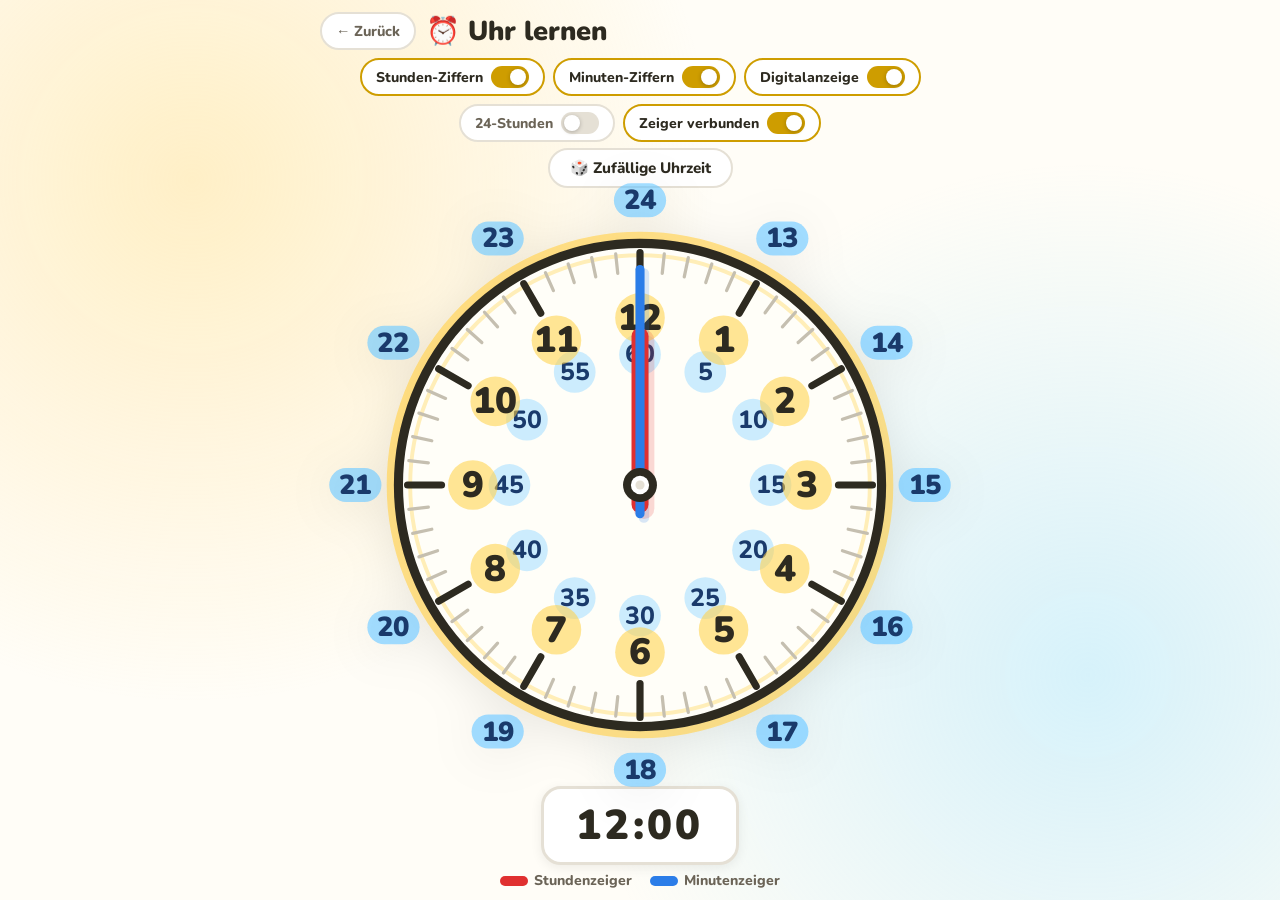
<file: uhr/index.html>
<!DOCTYPE html>
<html lang="de">
<head>
<meta charset="UTF-8">
<meta name="viewport" content="width=device-width, initial-scale=1.0, user-scalable=no">
<title>Uhr lernen</title>
<link href="https://fonts.googleapis.com/css2?family=Nunito:wght@700;800;900&display=swap" rel="stylesheet">
<style>
  :root {
    --bg: #fffdf7;
    --text: #2d2a20;
    --text-light: #6b6457;
    --card-bg: #ffffff;
    --yellow: oklch(88% 0.16 88);
    --yellow-dark: oklch(72% 0.16 88);
    --hour-color: #e03030;
    --minute-color: #2b7de8;
  }

  * { box-sizing: border-box; margin: 0; padding: 0; -webkit-tap-highlight-color: transparent; }

  html, body {
    width: 100%; height: 100%;
    background: var(--bg);
    font-family: 'Nunito', sans-serif;
    color: var(--text);
    overflow: hidden;
  }

  body::before {
    content: '';
    position: fixed; inset: 0;
    background:
      radial-gradient(circle at 15% 20%, oklch(92% 0.10 88 / 0.5) 0%, transparent 40%),
      radial-gradient(circle at 85% 75%, oklch(88% 0.10 240 / 0.4) 0%, transparent 40%);
    pointer-events: none;
    z-index: 0;
  }

  .page {
    position: relative;
    z-index: 1;
    height: 100%;
    display: flex;
    flex-direction: column;
    align-items: center;
    padding: 12px 12px 10px;
    gap: 0;
  }

  /* Top bar */
  .topbar {
    width: 100%;
    max-width: 640px;
    display: flex;
    align-items: center;
    gap: 10px;
    flex-shrink: 0;
    padding-bottom: 8px;
  }

  .back-btn {
    display: flex;
    align-items: center;
    gap: 6px;
    padding: 7px 14px;
    background: var(--card-bg);
    border: 2.5px solid #e5e0d5;
    border-radius: 100px;
    font-family: 'Nunito', sans-serif;
    font-size: 0.9rem;
    font-weight: 800;
    color: var(--text-light);
    cursor: pointer;
    text-decoration: none;
    transition: all 0.2s;
    flex-shrink: 0;
  }
  .back-btn:hover { border-color: var(--yellow-dark); color: var(--text); transform: scale(1.04); }

  .topbar-title {
    font-size: clamp(1.2rem, 3.5vw, 1.7rem);
    font-weight: 900;
    flex: 1;
  }

  /* Toggles */
  .controls {
    width: 100%;
    max-width: 640px;
    display: flex;
    gap: 8px;
    flex-wrap: wrap;
    justify-content: center;
    flex-shrink: 0;
    padding-bottom: 6px;
  }

  .toggle-pill {
    display: flex;
    align-items: center;
    gap: 8px;
    background: var(--card-bg);
    border: 2.5px solid #e5e0d5;
    border-radius: 100px;
    padding: 6px 14px;
    cursor: pointer;
    font-family: 'Nunito', sans-serif;
    font-size: 0.88rem;
    font-weight: 800;
    color: var(--text-light);
    user-select: none;
    transition: all 0.2s;
    white-space: nowrap;
  }
  .toggle-pill:hover { border-color: var(--yellow-dark); }

  .toggle-switch {
    width: 38px;
    height: 22px;
    border-radius: 100px;
    background: #e5e0d5;
    position: relative;
    transition: background 0.25s;
    flex-shrink: 0;
  }
  .toggle-switch::after {
    content: '';
    position: absolute;
    top: 3px; left: 3px;
    width: 16px; height: 16px;
    border-radius: 50%;
    background: white;
    box-shadow: 0 1px 4px rgba(0,0,0,0.25);
    transition: left 0.25s;
  }
  .toggle-pill.on .toggle-switch { background: var(--yellow-dark); }
  .toggle-pill.on .toggle-switch::after { left: 19px; }
  .toggle-pill.on { border-color: var(--yellow-dark); color: var(--text); }

  /* Clock area — takes all remaining space */
  .clock-area {
    flex: 1 1 0;
    display: flex;
    align-items: center;
    justify-content: center;
    width: 100%;
    min-height: 0;
  }

  .clock-wrap {
    width: 300px;
    height: 300px;
    flex-shrink: 0;
  }

  #clock-svg {
    width: 100%;
    height: 100%;
    touch-action: none;
    filter: drop-shadow(0 6px 24px rgba(0,0,0,0.10));
  }

  /* Digital time display */
  .time-display {
    flex-shrink: 0;
    background: var(--card-bg);
    border: 3px solid #e5e0d5;
    border-radius: 20px;
    padding: 8px 32px;
    font-size: clamp(1.8rem, 5vw, 2.6rem);
    font-weight: 900;
    letter-spacing: 0.08em;
    color: var(--text);
    text-align: center;
    box-shadow: 0 3px 12px rgba(0,0,0,0.07);
    transition: opacity 0.25s, transform 0.25s;
    margin: 4px 0;
  }
  .time-display.hidden {
    color: #c5bfb0;
    letter-spacing: 0.12em;
  }

  /* Legend */
  .legend {
    flex-shrink: 0;
    display: flex;
    gap: 18px;
    font-size: 0.88rem;
    font-weight: 800;
    color: var(--text-light);
    flex-wrap: wrap;
    justify-content: center;
    padding-top: 2px;
  }
  .legend-item { display: flex; align-items: center; gap: 6px; }
  .legend-swatch {
    width: 28px; height: 10px;
    border-radius: 100px;
  }
  .legend-swatch.hour   { background: var(--hour-color); }
  .legend-swatch.minute { background: var(--minute-color); }

  .random-btn {
    flex-shrink: 0;
    background: var(--card-bg);
    border: 2.5px solid #e5e0d5;
    border-radius: 100px;
    padding: 8px 20px;
    font-family: 'Nunito', sans-serif;
    font-size: 0.95rem;
    font-weight: 800;
    color: var(--text);
    cursor: pointer;
    transition: all 0.2s;
  }
  .random-btn:hover {
    border-color: var(--yellow-dark);
    background: var(--yellow);
    transform: scale(1.05);
  }
  .random-btn:active { transform: scale(0.97); }
</style>
</head>
<body>
<div class="page">

  <div class="topbar">
    <a class="back-btn" href="../index.html">← Zurück</a>
    <span class="topbar-title">⏰ Uhr lernen</span>
  </div>

  <div class="controls">
    <div class="toggle-pill on" id="toggle-hour-numbers" onclick="toggleHourNumbers(this)">
      <span>Stunden-Ziffern</span>
      <div class="toggle-switch"></div>
    </div>
    <div class="toggle-pill on" id="toggle-minute-numbers" onclick="toggleMinuteNumbers(this)">
      <span>Minuten-Ziffern</span>
      <div class="toggle-switch"></div>
    </div>
    <div class="toggle-pill on" id="toggle-digital" onclick="toggleDigital(this)">
      <span>Digitalanzeige</span>
      <div class="toggle-switch"></div>
    </div>
    <div class="toggle-pill" id="toggle-24h" onclick="toggle24h(this)">
      <span>24-Stunden</span>
      <div class="toggle-switch"></div>
    </div>
    <div class="toggle-pill on" id="toggle-linked" onclick="toggleLinked(this)">
      <span>Zeiger verbunden</span>
      <div class="toggle-switch"></div>
    </div>
  </div>

  <button class="random-btn" onclick="randomTime()">🎲 Zufällige Uhrzeit</button>

  <div class="clock-area">
    <div class="clock-wrap">
      <svg id="clock-svg" viewBox="-42 -42 484 484" xmlns="http://www.w3.org/2000/svg">

        <!-- Outer glow ring -->
        <circle cx="200" cy="200" r="191" fill="none" stroke="oklch(88% 0.16 88)" stroke-width="6" opacity="0.6"/>

        <!-- Clock face with warm tint -->
        <circle cx="200" cy="200" r="185" fill="#fffef8" stroke="#2d2a20" stroke-width="7"/>

        <!-- Colorful inner ring accent -->
        <circle cx="200" cy="200" r="176" fill="none" stroke="oklch(88% 0.16 88 / 0.35)" stroke-width="3"/>

        <!-- Minute ticks (60) -->
        <g id="minute-ticks"></g>

        <!-- Hour ticks (12) -->
        <g id="hour-ticks"></g>

        <!-- Minute numbers (inside, near ticks) -->
        <g id="minute-numbers"></g>

        <!-- Hour numbers (12h inner, 24h outer) -->
        <g id="hour-numbers"></g>
        <g id="hour-numbers-24"></g>

        <!-- Minute hand shadow -->
        <line id="minute-hand-shadow"
          x1="202" y1="203" x2="202" y2="37"
          stroke="rgba(43,125,232,0.18)" stroke-width="8" stroke-linecap="round"/>

        <!-- Hour hand shadow -->
        <line id="hour-hand-shadow"
          x1="202" y1="203" x2="202" y2="88"
          stroke="rgba(224,48,48,0.18)" stroke-width="16" stroke-linecap="round"/>

        <!-- Hour hand (red, short, thick) -->
        <line id="hour-hand"
          x1="200" y1="215" x2="200" y2="86"
          stroke="#e03030" stroke-width="13" stroke-linecap="round"/>

        <!-- Minute hand (blue, long, thin) -->
        <line id="minute-hand"
          x1="200" y1="222" x2="200" y2="35"
          stroke="#2b7de8" stroke-width="7" stroke-linecap="round"/>

        <!-- Center cap -->
        <circle cx="200" cy="200" r="13" fill="#2d2a20"/>
        <circle cx="200" cy="200" r="7" fill="white"/>
        <circle cx="200" cy="200" r="3.5" fill="#e5e0d5"/>

        <!-- Invisible drag handles -->
        <circle id="drag-hour"   cx="200" cy="86"  r="26" fill="transparent" style="cursor:grab"/>
        <circle id="drag-minute" cx="200" cy="35"  r="26" fill="transparent" style="cursor:grab"/>
      </svg>
    </div>
  </div>

  <div class="time-display" id="time-display">12:00</div>

  <div class="legend">
    <div class="legend-item"><div class="legend-swatch hour"></div><span>Stundenzeiger</span></div>
    <div class="legend-item"><div class="legend-swatch minute"></div><span>Minutenzeiger</span></div>
  </div>

</div>

<script>
  const CX = 200, CY = 200;
  const HOUR_LEN   = 114;  // from center to tip (hand goes from y=215 up)
  const HOUR_TAIL  = 15;   // short tail behind center
  const MIN_LEN    = 165;
  const MIN_TAIL   = 22;

  let hourAngle   = 0;
  let minuteAngle = 0;
  let showHourNumbers   = true;
  let showMinuteNumbers = true;
  let showDigital = true;
  let show24h     = false;
  let linked      = true;

  function degToRad(d) { return d * Math.PI / 180; }

  function handPoints(angle, length, tail) {
    const r = degToRad(angle - 90);
    return {
      tip:  { x: CX + length * Math.cos(r), y: CY + length * Math.sin(r) },
      base: { x: CX - tail   * Math.cos(r), y: CY - tail   * Math.sin(r) }
    };
  }

  const NS = 'http://www.w3.org/2000/svg';

  function renderTicks() {
    const minG  = document.getElementById('minute-ticks');
    const hourG = document.getElementById('hour-ticks');
    minG.innerHTML = '';
    hourG.innerHTML = '';

    for (let i = 0; i < 60; i++) {
      if (i % 5 === 0) continue;
      const a  = degToRad(i * 6 - 90);
      const r1 = 163, r2 = 178;
      const line = document.createElementNS(NS, 'line');
      line.setAttribute('x1', CX + r1 * Math.cos(a));
      line.setAttribute('y1', CY + r1 * Math.sin(a));
      line.setAttribute('x2', CX + r2 * Math.cos(a));
      line.setAttribute('y2', CY + r2 * Math.sin(a));
      line.setAttribute('stroke', '#c5bfb0');
      line.setAttribute('stroke-width', '2.5');
      line.setAttribute('stroke-linecap', 'round');
      minG.appendChild(line);
    }

    for (let i = 0; i < 12; i++) {
      const a  = degToRad(i * 30 - 90);
      const r1 = 152, r2 = 178;
      const line = document.createElementNS(NS, 'line');
      line.setAttribute('x1', CX + r1 * Math.cos(a));
      line.setAttribute('y1', CY + r1 * Math.sin(a));
      line.setAttribute('x2', CX + r2 * Math.cos(a));
      line.setAttribute('y2', CY + r2 * Math.sin(a));
      line.setAttribute('stroke', '#2d2a20');
      line.setAttribute('stroke-width', '5.5');
      line.setAttribute('stroke-linecap', 'round');
      hourG.appendChild(line);
    }
  }

  function renderHourNumbersSvg() {
    const g   = document.getElementById('hour-numbers');
    const g24 = document.getElementById('hour-numbers-24');
    g.innerHTML   = '';
    g24.innerHTML = '';
    if (!showHourNumbers) return;

    for (let i = 1; i <= 12; i++) {
      const a  = degToRad(i * 30 - 90);
      const r  = 128;
      const r2 = 218;

      // Inner 12h bubble
      const circle = document.createElementNS(NS, 'circle');
      circle.setAttribute('cx', CX + r * Math.cos(a));
      circle.setAttribute('cy', CY + r * Math.sin(a));
      circle.setAttribute('r', '19');
      circle.setAttribute('fill', 'oklch(88% 0.16 88 / 0.55)');
      g.appendChild(circle);

      const text = document.createElementNS(NS, 'text');
      text.setAttribute('x', CX + r * Math.cos(a));
      text.setAttribute('y', CY + r * Math.sin(a));
      text.setAttribute('text-anchor', 'middle');
      text.setAttribute('dominant-baseline', 'central');
      text.setAttribute('font-family', 'Nunito, sans-serif');
      text.setAttribute('font-size', '28');
      text.setAttribute('font-weight', '900');
      text.setAttribute('fill', '#2d2a20');
      text.textContent = i;
      g.appendChild(text);

      // Outer 24h pill
      const cx2 = CX + r2 * Math.cos(a);
      const cy2 = CY + r2 * Math.sin(a);

      const pill = document.createElementNS(NS, 'rect');
      pill.setAttribute('x', cx2 - 20);
      pill.setAttribute('y', cy2 - 13);
      pill.setAttribute('width', '40');
      pill.setAttribute('height', '26');
      pill.setAttribute('rx', '13');
      pill.setAttribute('fill', 'oklch(78% 0.14 240 / 0.55)');
      g24.appendChild(pill);

      const text2 = document.createElementNS(NS, 'text');
      text2.setAttribute('x', cx2);
      text2.setAttribute('y', cy2);
      text2.setAttribute('text-anchor', 'middle');
      text2.setAttribute('dominant-baseline', 'central');
      text2.setAttribute('font-family', 'Nunito, sans-serif');
      text2.setAttribute('font-size', '21');
      text2.setAttribute('font-weight', '900');
      text2.setAttribute('fill', '#1a3a6b');
      text2.textContent = i + 12;
      g24.appendChild(text2);
    }
  }

  function renderMinuteNumbersSvg() {
    const g = document.getElementById('minute-numbers');
    g.innerHTML = '';
    if (!showMinuteNumbers) return;

    for (let i = 1; i <= 12; i++) {
      const a   = degToRad(i * 30 - 90);
      const r   = 100;
      const min = i * 5; // 5, 10, 15, ... 60

      const circle = document.createElementNS(NS, 'circle');
      circle.setAttribute('cx', CX + r * Math.cos(a));
      circle.setAttribute('cy', CY + r * Math.sin(a));
      circle.setAttribute('r', '16');
      circle.setAttribute('fill', 'oklch(78% 0.14 240 / 0.30)');
      g.appendChild(circle);

      const text = document.createElementNS(NS, 'text');
      text.setAttribute('x', CX + r * Math.cos(a));
      text.setAttribute('y', CY + r * Math.sin(a));
      text.setAttribute('text-anchor', 'middle');
      text.setAttribute('dominant-baseline', 'central');
      text.setAttribute('font-family', 'Nunito, sans-serif');
      text.setAttribute('font-size', '19');
      text.setAttribute('font-weight', '800');
      text.setAttribute('fill', '#1a3a6b');
      text.textContent = min;
      g.appendChild(text);
    }
  }

  function renderHands() {
    const hp = handPoints(hourAngle,   HOUR_LEN, HOUR_TAIL);
    const mp = handPoints(minuteAngle, MIN_LEN,  MIN_TAIL);

    // Shadows (offset slightly)
    const off = 3;
    const hhs = document.getElementById('hour-hand-shadow');
    hhs.setAttribute('x1', hp.base.x + off); hhs.setAttribute('y1', hp.base.y + off);
    hhs.setAttribute('x2', hp.tip.x  + off); hhs.setAttribute('y2', hp.tip.y  + off);

    const mhs = document.getElementById('minute-hand-shadow');
    mhs.setAttribute('x1', mp.base.x + off); mhs.setAttribute('y1', mp.base.y + off);
    mhs.setAttribute('x2', mp.tip.x  + off); mhs.setAttribute('y2', mp.tip.y  + off);

    const hh = document.getElementById('hour-hand');
    hh.setAttribute('x1', hp.base.x); hh.setAttribute('y1', hp.base.y);
    hh.setAttribute('x2', hp.tip.x);  hh.setAttribute('y2', hp.tip.y);

    const mh = document.getElementById('minute-hand');
    mh.setAttribute('x1', mp.base.x); mh.setAttribute('y1', mp.base.y);
    mh.setAttribute('x2', mp.tip.x);  mh.setAttribute('y2', mp.tip.y);

    document.getElementById('drag-hour').setAttribute('cx', hp.tip.x);
    document.getElementById('drag-hour').setAttribute('cy', hp.tip.y);
    document.getElementById('drag-minute').setAttribute('cx', mp.tip.x);
    document.getElementById('drag-minute').setAttribute('cy', mp.tip.y);

    updateDisplay();
  }

  function updateDisplay() {
    const hours   = ((hourAngle   % 360) / 30) % 12;
    const minutes = ((minuteAngle % 360) / 6)  % 60;
    const h12 = Math.floor(hours);
    const m   = Math.floor(minutes);
    let displayH;
    if (show24h) {
      displayH = h12 === 0 ? 0 : h12 + 12;
    } else {
      displayH = h12 === 0 ? 12 : h12;
    }
    if (!showDigital) return;
    document.getElementById('time-display').textContent =
      String(displayH).padStart(2, '0') + ':' + String(m).padStart(2, '0');
  }

  function randomTime() {
    const m = Math.floor(Math.random() * 60);
    const h = Math.floor(Math.random() * 12);
    const targetMinute = m * 6;
    const targetHour   = h * 30 + m * 0.5;

    const startMinute = minuteAngle;
    const startHour   = hourAngle;

    // Always rotate forward (clockwise)
    let deltaM = ((targetMinute - startMinute) % 360 + 360) % 360;
    let deltaH = ((targetHour   - startHour)   % 360 + 360) % 360;
    // Prefer the shorter arc if it's less than a half-turn
    if (deltaM > 180) deltaM -= 360;
    if (deltaH > 180) deltaH -= 360;

    const DURATION = 700;
    const start = performance.now();

    function easeInOut(t) {
      return t < 0.5 ? 2 * t * t : -1 + (4 - 2 * t) * t;
    }

    function step(now) {
      const t = Math.min((now - start) / DURATION, 1);
      const e = easeInOut(t);
      minuteAngle = (startMinute + deltaM * e + 360) % 360;
      hourAngle   = (startHour   + deltaH * e + 360) % 360;
      renderHands();
      if (t < 1) requestAnimationFrame(step);
    }

    requestAnimationFrame(step);
  }

  function toggleHourNumbers(el) {
    el.classList.toggle('on');
    showHourNumbers = el.classList.contains('on');
    renderHourNumbersSvg();
  }

  function toggleMinuteNumbers(el) {
    el.classList.toggle('on');
    showMinuteNumbers = el.classList.contains('on');
    renderMinuteNumbersSvg();
  }

  function toggleDigital(el) {
    el.classList.toggle('on');
    showDigital = el.classList.contains('on');
    const display = document.getElementById('time-display');
    display.classList.toggle('hidden', !showDigital);
    if (!showDigital) display.textContent = '--:--';
    else updateDisplay();
  }

  function toggle24h(el) {
    el.classList.toggle('on');
    show24h = el.classList.contains('on');
    updateDisplay();
  }

  function toggleLinked(el) {
    el.classList.toggle('on');
    linked = el.classList.contains('on');
  }

  // ── Drag logic ──────────────────────────────────────────────
  let dragging  = null;
  let prevAngle = null;

  function svgPoint(clientX, clientY) {
    const svg  = document.getElementById('clock-svg');
    const rect = svg.getBoundingClientRect();
    return {
      x: (clientX - rect.left) * (484 / rect.width)  - 42,
      y: (clientY - rect.top)  * (484 / rect.height) - 42
    };
  }

  function angleFromCenter(x, y) {
    return (Math.atan2(y - CY, x - CX) * 180 / Math.PI + 90 + 360) % 360;
  }

  function startDrag(e, hand) {
    e.preventDefault();
    dragging = hand;
    const cx = e.clientX ?? e.touches[0].clientX;
    const cy = e.clientY ?? e.touches[0].clientY;
    const p  = svgPoint(cx, cy);
    prevAngle = angleFromCenter(p.x, p.y);
    document.getElementById('clock-svg').style.cursor = 'grabbing';
  }

  function moveDrag(e) {
    if (!dragging) return;
    e.preventDefault();
    const cx = e.clientX ?? e.touches?.[0]?.clientX;
    const cy = e.clientY ?? e.touches?.[0]?.clientY;
    if (cx == null) return;
    const p     = svgPoint(cx, cy);
    const angle = angleFromCenter(p.x, p.y);
    let delta   = angle - prevAngle;
    if (delta >  180) delta -= 360;
    if (delta < -180) delta += 360;
    prevAngle = angle;

    if (dragging === 'minute') {
      minuteAngle = (minuteAngle + delta + 360) % 360;
      if (linked) hourAngle = (hourAngle + delta / 12 + 360) % 360;
    } else {
      hourAngle = (hourAngle + delta + 360) % 360;
    }
    renderHands();
  }

  function endDrag() {
    dragging = null;
    document.getElementById('clock-svg').style.cursor = '';
  }

  document.getElementById('drag-hour').addEventListener('mousedown',  e => startDrag(e, 'hour'));
  document.getElementById('drag-hour').addEventListener('touchstart', e => startDrag(e, 'hour'), { passive: false });
  document.getElementById('drag-minute').addEventListener('mousedown',  e => startDrag(e, 'minute'));
  document.getElementById('drag-minute').addEventListener('touchstart', e => startDrag(e, 'minute'), { passive: false });

  // Fallback: click anywhere on clock face
  document.getElementById('clock-svg').addEventListener('mousedown', e => {
    const p  = svgPoint(e.clientX, e.clientY);
    const hp = handPoints(hourAngle,   HOUR_LEN, HOUR_TAIL);
    const mp = handPoints(minuteAngle, MIN_LEN,  MIN_TAIL);
    const dh = Math.hypot(p.x - hp.tip.x, p.y - hp.tip.y);
    const dm = Math.hypot(p.x - mp.tip.x, p.y - mp.tip.y);
    if (dh < 32 || dm < 32) startDrag(e, dh <= dm ? 'hour' : 'minute');
  });

  window.addEventListener('mousemove', moveDrag);
  window.addEventListener('touchmove', moveDrag, { passive: false });
  window.addEventListener('mouseup',   endDrag);
  window.addEventListener('touchend',  endDrag);

  // Responsive clock sizing
  function resizeClock() {
    const topbar   = document.querySelector('.topbar');
    const controls = document.querySelector('.controls');
    const display  = document.getElementById('time-display');
    const legend   = document.querySelector('.legend');

    const usedH = topbar.offsetHeight
                + controls.offsetHeight
                + (display.classList.contains('hidden') ? 0 : display.offsetHeight)
                + legend.offsetHeight
                + 48; // gaps + padding

    const maxH = window.innerHeight - usedH;
    const maxW = window.innerWidth  - 48;
    const size = Math.max(120, Math.min(maxH, maxW));

    const wrap = document.querySelector('.clock-wrap');
    wrap.style.width  = size + 'px';
    wrap.style.height = size + 'px';
  }

  window.addEventListener('resize', resizeClock);

  // Init
  renderTicks();
  renderMinuteNumbersSvg();
  renderHourNumbersSvg();
  renderHands();
  // Delay one frame so layout is settled before measuring
  requestAnimationFrame(resizeClock);
</script>
</body>
</html>
</file>
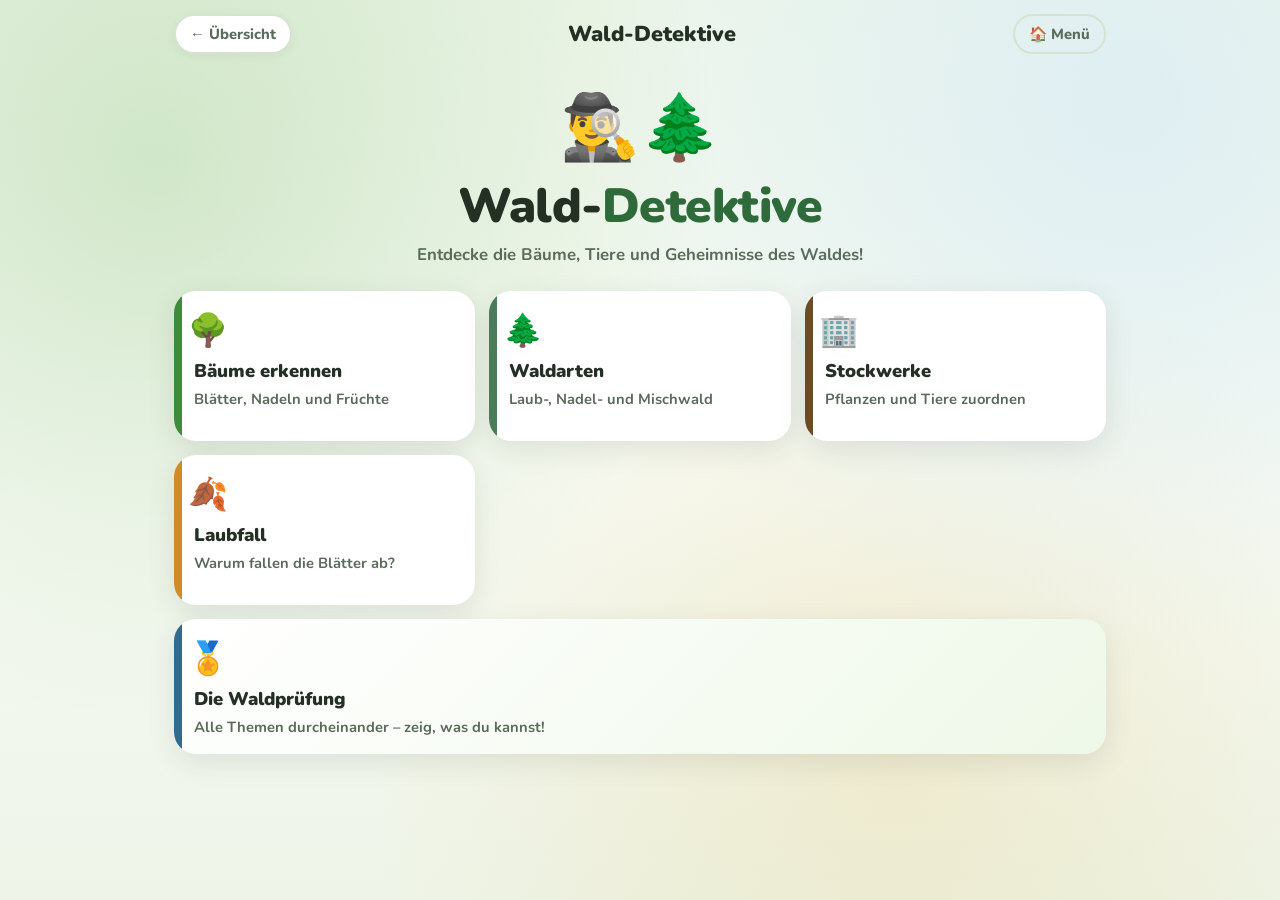
<file: wald-detektive/index.html>
<!DOCTYPE html>
<html lang="de">
<head>
  <meta charset="UTF-8">
  <meta name="viewport" content="width=device-width, initial-scale=1.0">
  <title>Wald-Detektive</title>
  <link href="https://fonts.googleapis.com/css2?family=Nunito:wght@600;700;800;900&display=swap" rel="stylesheet">
  <link rel="stylesheet" href="style.css">
</head>
<body>
  <div id="app">
    <div class="topbar">
      <a class="pill" id="btn-back-hub" href="../index.html">← Übersicht</a>
      <div class="topbar-title" id="top-title">Wald-Detektive</div>
      <button class="pill ghost" id="btn-home" type="button" hidden>🏠 Menü</button>
    </div>

    <!-- HOME -->
    <section class="screen active" id="screen-home">
      <div class="hero">
        <span class="hero-emoji" aria-hidden="true">🕵️‍♂️🌲</span>
        <h1>Wald-<span>Detektive</span></h1>
        <p>Entdecke die Bäume, Tiere und Geheimnisse des Waldes!</p>
      </div>
      <div class="unit-grid" id="unit-grid">
        <button class="unit-card" data-unit="baeume" data-accent="trees" type="button">
          <span class="emoji">🌳</span>
          <h2>Bäume erkennen</h2>
          <p>Blätter, Nadeln und Früchte</p>
        </button>
        <button class="unit-card" data-unit="waldarten" data-accent="forest" type="button">
          <span class="emoji">🌲</span>
          <h2>Waldarten</h2>
          <p>Laub-, Nadel- und Mischwald</p>
        </button>
        <button class="unit-card" data-unit="stockwerke" data-accent="layers" type="button">
          <span class="emoji">🏢</span>
          <h2>Stockwerke</h2>
          <p>Pflanzen und Tiere zuordnen</p>
        </button>
        <button class="unit-card" data-unit="laubfall" data-accent="leaves" type="button">
          <span class="emoji">🍂</span>
          <h2>Laubfall</h2>
          <p>Warum fallen die Blätter ab?</p>
        </button>
        <button class="unit-card wide" data-unit="pruefung" data-accent="exam" type="button">
          <span class="emoji">🏅</span>
          <h2>Die Waldprüfung</h2>
          <p>Alle Themen durcheinander – zeig, was du kannst!</p>
        </button>
      </div>
    </section>

    <!-- UNIT HUB (Entdecken / Üben / Testen) -->
    <section class="screen" id="screen-unit">
      <div class="hero" style="padding-top:8px">
        <span class="hero-emoji" id="unit-emoji">🌳</span>
        <h1 id="unit-title">Einheit</h1>
        <p id="unit-desc">Wähle, wie du lernen möchtest.</p>
      </div>
      <div class="mode-row">
        <button class="btn" data-mode="entdecken" type="button">🔍 Entdecken</button>
        <button class="btn gold" data-mode="ueben" type="button">✏️ Üben</button>
        <button class="btn blue" data-mode="testen" type="button">✅ Testen</button>
      </div>
      <p class="section-sub" style="margin-top:8px">Zuerst entdecken, dann üben, danach testen – ganz ohne Zeitdruck.</p>
    </section>

    <!-- GENERIC PLAY AREA -->
    <section class="screen" id="screen-play">
      <div class="meta-row">
        <span id="play-label">Übung</span>
        <span id="play-count"></span>
      </div>
      <div class="progress"><span id="play-progress"></span></div>
      <div id="play-area"></div>
      <p class="feedback" id="play-feedback" aria-live="polite"></p>
      <div class="mode-row" id="play-actions"></div>
    </section>

    <!-- RESULT -->
    <section class="screen" id="screen-result">
      <div class="panel result-card">
        <div class="big" id="result-score">0 / 0</div>
        <p id="result-text">Toll gemacht!</p>
      </div>
      <div class="mode-row">
        <button class="btn" id="btn-retry-wrong" type="button" hidden>🔄 Fehler wiederholen</button>
        <button class="btn secondary" id="btn-result-home" type="button">Zurück zur Einheit</button>
        <button class="btn blue" id="btn-result-menu" type="button">🏠 Hauptmenü</button>
      </div>
    </section>
  </div>

  <script src="data.js"></script>
  <script src="app.js"></script>
</body>
</html>
</file>
<file: wald-detektive/style.css>
:root {
  --bg: #f3f7ef;
  --bg-deep: #e4eedc;
  --forest: #2f6b3a;
  --forest-dark: #1f4d28;
  --moss: #7cbc6a;
  --moss-light: #c8e6b8;
  --bark: #6b4a2a;
  --leaf-gold: #e2b84a;
  --sky: #d7ebf5;
  --card: #ffffff;
  --text: #243024;
  --text-light: #5a6b5a;
  --ok: #2f8f4e;
  --bad: #c4473a;
  --radius: 22px;
  --shadow: 0 8px 28px rgba(36, 48, 36, 0.10);
}

* { box-sizing: border-box; margin: 0; padding: 0; -webkit-tap-highlight-color: transparent; }

html, body {
  min-height: 100%;
  font-family: "Nunito", sans-serif;
  color: var(--text);
  background: var(--bg);
}

body::before {
  content: "";
  position: fixed;
  inset: 0;
  background:
    radial-gradient(circle at 12% 18%, rgba(124, 188, 106, 0.28), transparent 42%),
    radial-gradient(circle at 88% 12%, rgba(215, 235, 245, 0.7), transparent 40%),
    radial-gradient(circle at 70% 85%, rgba(226, 184, 74, 0.18), transparent 45%),
    linear-gradient(180deg, #eef6ea 0%, #f7faf4 55%, #eef4e8 100%);
  pointer-events: none;
  z-index: 0;
}

#app {
  position: relative;
  z-index: 1;
  min-height: 100vh;
  display: flex;
  flex-direction: column;
  padding: 14px 14px 28px;
  max-width: 960px;
  margin: 0 auto;
}

.topbar {
  display: flex;
  align-items: center;
  gap: 10px;
  margin-bottom: 12px;
}

.pill {
  display: inline-flex;
  align-items: center;
  gap: 6px;
  padding: 8px 14px;
  border-radius: 999px;
  background: var(--card);
  border: 2.5px solid #d7e3d0;
  color: var(--text-light);
  font: inherit;
  font-weight: 800;
  font-size: 0.92rem;
  text-decoration: none;
  cursor: pointer;
  box-shadow: 0 2px 10px rgba(0,0,0,0.05);
  transition: transform 0.15s ease, border-color 0.15s ease;
}
.pill:hover { transform: translateY(-1px); border-color: var(--moss); color: var(--text); }
.pill.ghost { background: transparent; box-shadow: none; }

.topbar-title {
  flex: 1;
  font-weight: 900;
  font-size: clamp(1.05rem, 3.5vw, 1.35rem);
  text-align: center;
}

.screen { display: none; flex: 1; flex-direction: column; gap: 18px; }
.screen.active { display: flex; }

.hero {
  text-align: center;
  padding: 18px 8px 6px;
}
.hero-emoji {
  font-size: 64px;
  display: block;
  margin-bottom: 8px;
  animation: bob 2.4s ease-in-out infinite;
}
@keyframes bob {
  0%, 100% { transform: translateY(0); }
  50% { transform: translateY(-8px); }
}
.hero h1 {
  font-size: clamp(2rem, 7vw, 3rem);
  font-weight: 900;
  letter-spacing: -0.5px;
  line-height: 1.1;
}
.hero h1 span { color: var(--forest); }
.hero p {
  margin-top: 10px;
  color: var(--text-light);
  font-weight: 700;
  font-size: 1.05rem;
  line-height: 1.45;
  max-width: 34rem;
  margin-left: auto;
  margin-right: auto;
}

.unit-grid {
  display: grid;
  grid-template-columns: repeat(2, 1fr);
  gap: 14px;
}
@media (min-width: 720px) {
  .unit-grid { grid-template-columns: repeat(3, 1fr); }
}

.unit-card {
  background: var(--card);
  border: none;
  border-radius: var(--radius);
  padding: 18px 14px 16px;
  text-align: left;
  cursor: pointer;
  box-shadow: var(--shadow);
  font: inherit;
  color: inherit;
  display: flex;
  flex-direction: column;
  gap: 8px;
  min-height: 150px;
  transition: transform 0.18s ease, box-shadow 0.18s ease;
  position: relative;
  overflow: hidden;
}
.unit-card::before {
  content: "";
  position: absolute;
  inset: 0 auto 0 0;
  width: 8px;
  background: var(--accent, var(--forest));
}
.unit-card:hover { transform: translateY(-4px); box-shadow: 0 14px 36px rgba(36,48,36,0.14); }
.unit-card .emoji { font-size: 2rem; }
.unit-card h2 { font-size: 1.15rem; font-weight: 900; line-height: 1.2; padding-left: 6px; }
.unit-card p { font-size: 0.92rem; color: var(--text-light); font-weight: 700; line-height: 1.35; padding-left: 6px; }
.unit-card.wide { grid-column: 1 / -1; min-height: 110px; background: linear-gradient(135deg, #fff 0%, #eef8e8 100%); }
.unit-card[data-accent="trees"] { --accent: #3d8b3d; }
.unit-card[data-accent="forest"] { --accent: #4a7c59; }
.unit-card[data-accent="layers"] { --accent: #6b4a2a; }
.unit-card[data-accent="leaves"] { --accent: #d08a2a; }
.unit-card[data-accent="exam"] { --accent: #2f6b8f; }

.mode-row {
  display: flex;
  flex-wrap: wrap;
  gap: 10px;
  justify-content: center;
}

.btn {
  font: inherit;
  font-weight: 900;
  font-size: 1.05rem;
  padding: 14px 22px;
  border: none;
  border-radius: 999px;
  cursor: pointer;
  color: white;
  background: var(--forest);
  box-shadow: 0 6px 18px rgba(47, 107, 58, 0.35);
  transition: transform 0.12s ease;
}
.btn:hover { transform: translateY(-2px); }
.btn:active { transform: translateY(1px) scale(0.98); }
.btn:disabled { opacity: 0.45; cursor: not-allowed; transform: none; }
.btn.secondary {
  background: white;
  color: var(--forest-dark);
  border: 2.5px solid #cfe0c8;
  box-shadow: 0 2px 10px rgba(0,0,0,0.05);
}
.btn.gold { background: #c8891f; box-shadow: 0 6px 18px rgba(200,137,31,0.35); }
.btn.blue { background: #2f6b8f; box-shadow: 0 6px 18px rgba(47,107,143,0.35); }
.btn.small { font-size: 0.95rem; padding: 10px 16px; }

.panel {
  background: var(--card);
  border-radius: var(--radius);
  box-shadow: var(--shadow);
  padding: 18px;
}

.progress {
  height: 12px;
  background: #e4eedc;
  border-radius: 999px;
  overflow: hidden;
}
.progress > span {
  display: block;
  height: 100%;
  width: 0;
  background: linear-gradient(90deg, var(--moss), var(--forest));
  transition: width 0.3s ease;
}

.meta-row {
  display: flex;
  justify-content: space-between;
  align-items: center;
  gap: 10px;
  color: var(--text-light);
  font-weight: 800;
  font-size: 0.95rem;
}

.feedback {
  min-height: 1.4em;
  font-weight: 800;
  text-align: center;
  font-size: 1.05rem;
}
.feedback.ok { color: var(--ok); }
.feedback.bad { color: var(--bad); }

/* Steckbriefe / cards */
.steck-grid {
  display: grid;
  grid-template-columns: 1fr;
  gap: 14px;
}
@media (min-width: 700px) {
  .steck-grid { grid-template-columns: 1fr 1fr; }
}

.steck {
  background: var(--card);
  border-radius: var(--radius);
  box-shadow: var(--shadow);
  overflow: hidden;
  display: grid;
  grid-template-columns: 120px 1fr;
  gap: 0;
}
.steck img.tree {
  width: 120px;
  height: 100%;
  min-height: 140px;
  object-fit: cover;
  background: #eef5ea;
}
.steck-body { padding: 14px 14px 16px; }
.steck-body h3 { font-size: 1.25rem; font-weight: 900; margin-bottom: 6px; }
.steck-body .tag {
  display: inline-block;
  font-size: 0.75rem;
  font-weight: 800;
  padding: 3px 10px;
  border-radius: 999px;
  background: var(--moss-light);
  color: var(--forest-dark);
  margin-bottom: 8px;
}
.steck-body ul { padding-left: 1.1rem; color: var(--text-light); font-weight: 700; line-height: 1.45; }
.steck-thumbs {
  display: flex;
  gap: 8px;
  margin-top: 10px;
}
.steck-thumbs img {
  width: 48px;
  height: 48px;
  object-fit: contain;
  background: #f4f8f1;
  border-radius: 12px;
  border: 2px solid #e0ebd8;
  padding: 4px;
}

.choice-grid {
  display: grid;
  grid-template-columns: 1fr 1fr;
  gap: 10px;
}
.choice {
  font: inherit;
  font-weight: 800;
  font-size: 1.05rem;
  padding: 16px 12px;
  border-radius: 18px;
  border: 2.5px solid #d7e3d0;
  background: white;
  cursor: pointer;
  color: var(--text);
  transition: transform 0.12s ease, border-color 0.12s, background 0.12s;
}
.choice:hover { transform: translateY(-2px); border-color: var(--moss); }
.choice.correct { background: #e5f6e8; border-color: var(--ok); }
.choice.wrong { background: #fdeceb; border-color: var(--bad); }
.choice:disabled { cursor: default; transform: none; }

.prompt-visual {
  display: flex;
  flex-direction: column;
  align-items: center;
  gap: 10px;
  text-align: center;
}
.prompt-visual img {
  width: min(240px, 70vw);
  height: min(240px, 70vw);
  object-fit: contain;
  background: white;
  border-radius: 24px;
  box-shadow: var(--shadow);
  padding: 12px;
}
.prompt-visual h2 {
  font-size: clamp(1.25rem, 4vw, 1.7rem);
  font-weight: 900;
}

.subnav {
  display: flex;
  flex-wrap: wrap;
  gap: 8px;
  justify-content: center;
}
.subnav .chip {
  font: inherit;
  font-weight: 800;
  font-size: 0.9rem;
  padding: 8px 14px;
  border-radius: 999px;
  border: 2px solid #d7e3d0;
  background: white;
  cursor: pointer;
  color: var(--text-light);
}
.subnav .chip.active {
  background: var(--forest);
  border-color: var(--forest);
  color: white;
}

/* Puzzle */
.puzzle-board {
  display: grid;
  gap: 12px;
}
.puzzle-slot {
  background: #f4f8f1;
  border: 2.5px dashed #c5d8bc;
  border-radius: 18px;
  padding: 12px;
  display: grid;
  grid-template-columns: 1fr 72px 72px;
  gap: 8px;
  align-items: center;
  min-height: 96px;
}
.puzzle-slot.filled { border-style: solid; border-color: var(--moss); background: white; }
.puzzle-slot .label { font-weight: 900; font-size: 1.05rem; }
.puzzle-drop {
  min-height: 68px;
  border-radius: 14px;
  background: white;
  border: 2px solid #d7e3d0;
  display: flex;
  align-items: center;
  justify-content: center;
  overflow: hidden;
}
.puzzle-drop img { width: 100%; height: 64px; object-fit: contain; }
.puzzle-drop.empty { color: var(--text-light); font-weight: 700; font-size: 0.8rem; text-align: center; padding: 4px; }
.puzzle-pool {
  display: flex;
  flex-wrap: wrap;
  gap: 8px;
  justify-content: center;
}
.pool-item {
  width: 72px;
  height: 72px;
  border-radius: 16px;
  border: 2.5px solid #d7e3d0;
  background: white;
  cursor: grab;
  display: flex;
  align-items: center;
  justify-content: center;
  padding: 4px;
  box-shadow: 0 2px 8px rgba(0,0,0,0.05);
}
.pool-item.selected { border-color: var(--forest); box-shadow: 0 0 0 3px rgba(47,107,58,0.2); }
.pool-item img { width: 100%; height: 100%; object-fit: contain; }
.pool-item.used { opacity: 0.35; pointer-events: none; }

/* Waldarten */
.forest-scene {
  display: flex;
  justify-content: center;
  gap: 6px;
  flex-wrap: wrap;
  background: linear-gradient(180deg, #d7ebf5 0%, #d7ebf5 55%, #8fbf6a 55%, #6fa054 100%);
  border-radius: var(--radius);
  padding: 24px 12px 10px;
  min-height: 200px;
  box-shadow: var(--shadow);
}
.forest-scene img {
  width: clamp(70px, 18vw, 110px);
  height: auto;
  object-fit: contain;
  filter: drop-shadow(0 4px 6px rgba(0,0,0,0.15));
}
.build-area {
  min-height: 210px;
  border-radius: var(--radius);
  background: linear-gradient(180deg, #d7ebf5 0%, #d7ebf5 52%, #9bc873 52%, #6fa054 100%);
  border: 3px dashed #9bbb8a;
  display: flex;
  flex-wrap: wrap;
  align-items: flex-end;
  justify-content: center;
  gap: 4px;
  padding: 16px 8px 8px;
}
.build-area img { width: 72px; height: auto; }
.build-hint {
  width: 100%;
  text-align: center;
  font-weight: 800;
  color: var(--forest-dark);
  margin-bottom: auto;
  padding-top: 20px;
}

/* Hochhaus */
.tower {
  display: flex;
  flex-direction: column;
  gap: 8px;
}
.layer {
  border-radius: 16px;
  padding: 12px 14px;
  border: 2.5px solid transparent;
  cursor: pointer;
  transition: transform 0.12s, border-color 0.12s;
  position: relative;
}
.layer:hover { transform: translateX(2px); }
.layer.active, .layer.drop-target { border-color: var(--forest); }
.layer.correct-flash { animation: flashOk 0.5s ease; }
@keyframes flashOk {
  0%, 100% { box-shadow: none; }
  50% { box-shadow: 0 0 0 4px rgba(47, 143, 78, 0.35); }
}
.layer[data-id="baum"] { background: #c8e0c0; }
.layer[data-id="strauch"] { background: #d7e8b8; }
.layer[data-id="kraut"] { background: #e5efb8; }
.layer[data-id="boden"] { background: #e8d8b0; }
.layer[data-id="wurzel"] { background: #d2b48c; }
.layer-title { font-weight: 900; font-size: 1.05rem; }
.layer-stuff {
  display: flex;
  flex-wrap: wrap;
  gap: 4px;
  margin-top: 6px;
  min-height: 28px;
}
.layer-chip {
  background: rgba(255,255,255,0.75);
  border-radius: 999px;
  padding: 2px 8px;
  font-size: 0.82rem;
  font-weight: 800;
}
.layer-info {
  margin-top: 6px;
  font-size: 0.88rem;
  font-weight: 700;
  color: var(--text-light);
  line-height: 1.35;
}

.drag-card {
  display: inline-flex;
  align-items: center;
  gap: 8px;
  padding: 12px 16px;
  background: white;
  border-radius: 18px;
  border: 2.5px solid #d7e3d0;
  box-shadow: var(--shadow);
  font-weight: 900;
  font-size: 1.1rem;
  cursor: grab;
  user-select: none;
}
.drag-card.selected { border-color: var(--forest); box-shadow: 0 0 0 3px rgba(47,107,58,0.2); }

.name-slots {
  display: flex;
  flex-direction: column;
  gap: 8px;
}
.name-slot {
  display: flex;
  align-items: center;
  gap: 10px;
  background: white;
  border-radius: 14px;
  padding: 10px 12px;
  border: 2.5px dashed #c5d8bc;
  min-height: 52px;
  font-weight: 800;
}
.name-slot.filled { border-style: solid; border-color: var(--moss); }
.name-slot .num {
  width: 28px; height: 28px; border-radius: 50%;
  background: var(--moss-light); display: grid; place-items: center;
  font-weight: 900; color: var(--forest-dark); flex-shrink: 0;
}

/* Laubfall */
.season-tree {
  width: min(280px, 80vw);
  height: 220px;
  margin: 0 auto;
  border-radius: var(--radius);
  background: linear-gradient(180deg, #d7ebf5 0%, #d7ebf5 62%, #8fbf6a 62%, #6fa054 100%);
  position: relative;
  overflow: hidden;
  box-shadow: var(--shadow);
}
.season-tree .trunk {
  position: absolute;
  left: 50%;
  bottom: 18%;
  width: 18px;
  height: 70px;
  margin-left: -9px;
  background: #6b4a2a;
  border-radius: 4px;
}
.season-tree .crown {
  position: absolute;
  left: 50%;
  top: 18%;
  width: 140px;
  height: 110px;
  margin-left: -70px;
  border-radius: 50% 50% 45% 45%;
  background: #3d8b3d;
  transition: background 0.6s ease, opacity 0.6s ease, transform 0.6s ease;
}
.season-tree[data-stage="0"] .crown { background: #3d8b3d; }
.season-tree[data-stage="1"] .crown { background: #6fa03a; }
.season-tree[data-stage="2"] .crown { background: #c4a035; }
.season-tree[data-stage="3"] .crown { background: #d07830; }
.season-tree[data-stage="4"] .crown { background: #a85a28; opacity: 0.55; transform: scale(0.92); }
.season-tree[data-stage="5"] .crown { opacity: 0; transform: scale(0.7); }
.season-tree .ground-leaves {
  position: absolute;
  bottom: 12%;
  left: 20%;
  right: 20%;
  height: 14px;
  border-radius: 50%;
  background: transparent;
  transition: background 0.5s;
}
.season-tree[data-stage="5"] .ground-leaves,
.season-tree[data-stage="4"] .ground-leaves {
  background: radial-gradient(circle, #d07830 0%, transparent 70%);
}
.season-label {
  text-align: center;
  font-weight: 900;
  color: var(--forest-dark);
  font-size: 1.1rem;
}

.order-list {
  display: flex;
  flex-direction: column;
  gap: 8px;
}
.order-card {
  background: white;
  border: 2.5px solid #d7e3d0;
  border-radius: 16px;
  padding: 12px 14px;
  font-weight: 800;
  cursor: grab;
  box-shadow: 0 2px 8px rgba(0,0,0,0.04);
  display: flex;
  align-items: center;
  gap: 10px;
  text-align: left;
}
.order-card.selected { border-color: var(--forest); }
.order-card .handle {
  color: var(--text-light);
  font-size: 1.1rem;
}
.order-card.locked-ok {
  border-color: var(--ok);
  background: #eaf7ee;
  cursor: default;
}

.tf-row {
  display: flex;
  gap: 10px;
  justify-content: center;
  flex-wrap: wrap;
}
.tf-row .btn { min-width: 120px; }

.result-card {
  text-align: center;
  padding: 28px 18px;
}
.result-card .big {
  font-size: clamp(2.2rem, 8vw, 3.4rem);
  font-weight: 900;
  color: var(--forest);
  line-height: 1.1;
}
.result-card p {
  margin-top: 10px;
  font-weight: 700;
  color: var(--text-light);
  font-size: 1.1rem;
  line-height: 1.45;
}

.hint-tap {
  text-align: center;
  font-size: 0.88rem;
  color: var(--text-light);
  font-weight: 700;
}

.section-title {
  font-size: 1.35rem;
  font-weight: 900;
  text-align: center;
}
.section-sub {
  text-align: center;
  color: var(--text-light);
  font-weight: 700;
  line-height: 1.4;
}

.group-tabs {
  display: flex;
  gap: 8px;
  justify-content: center;
}
.group-tabs .chip { flex: 1; max-width: 180px; text-align: center; }

@media (max-width: 480px) {
  .steck { grid-template-columns: 96px 1fr; }
  .steck img.tree { width: 96px; }
  .choice-grid { grid-template-columns: 1fr; }
  .puzzle-slot { grid-template-columns: 1fr 60px 60px; }
}
</file>
